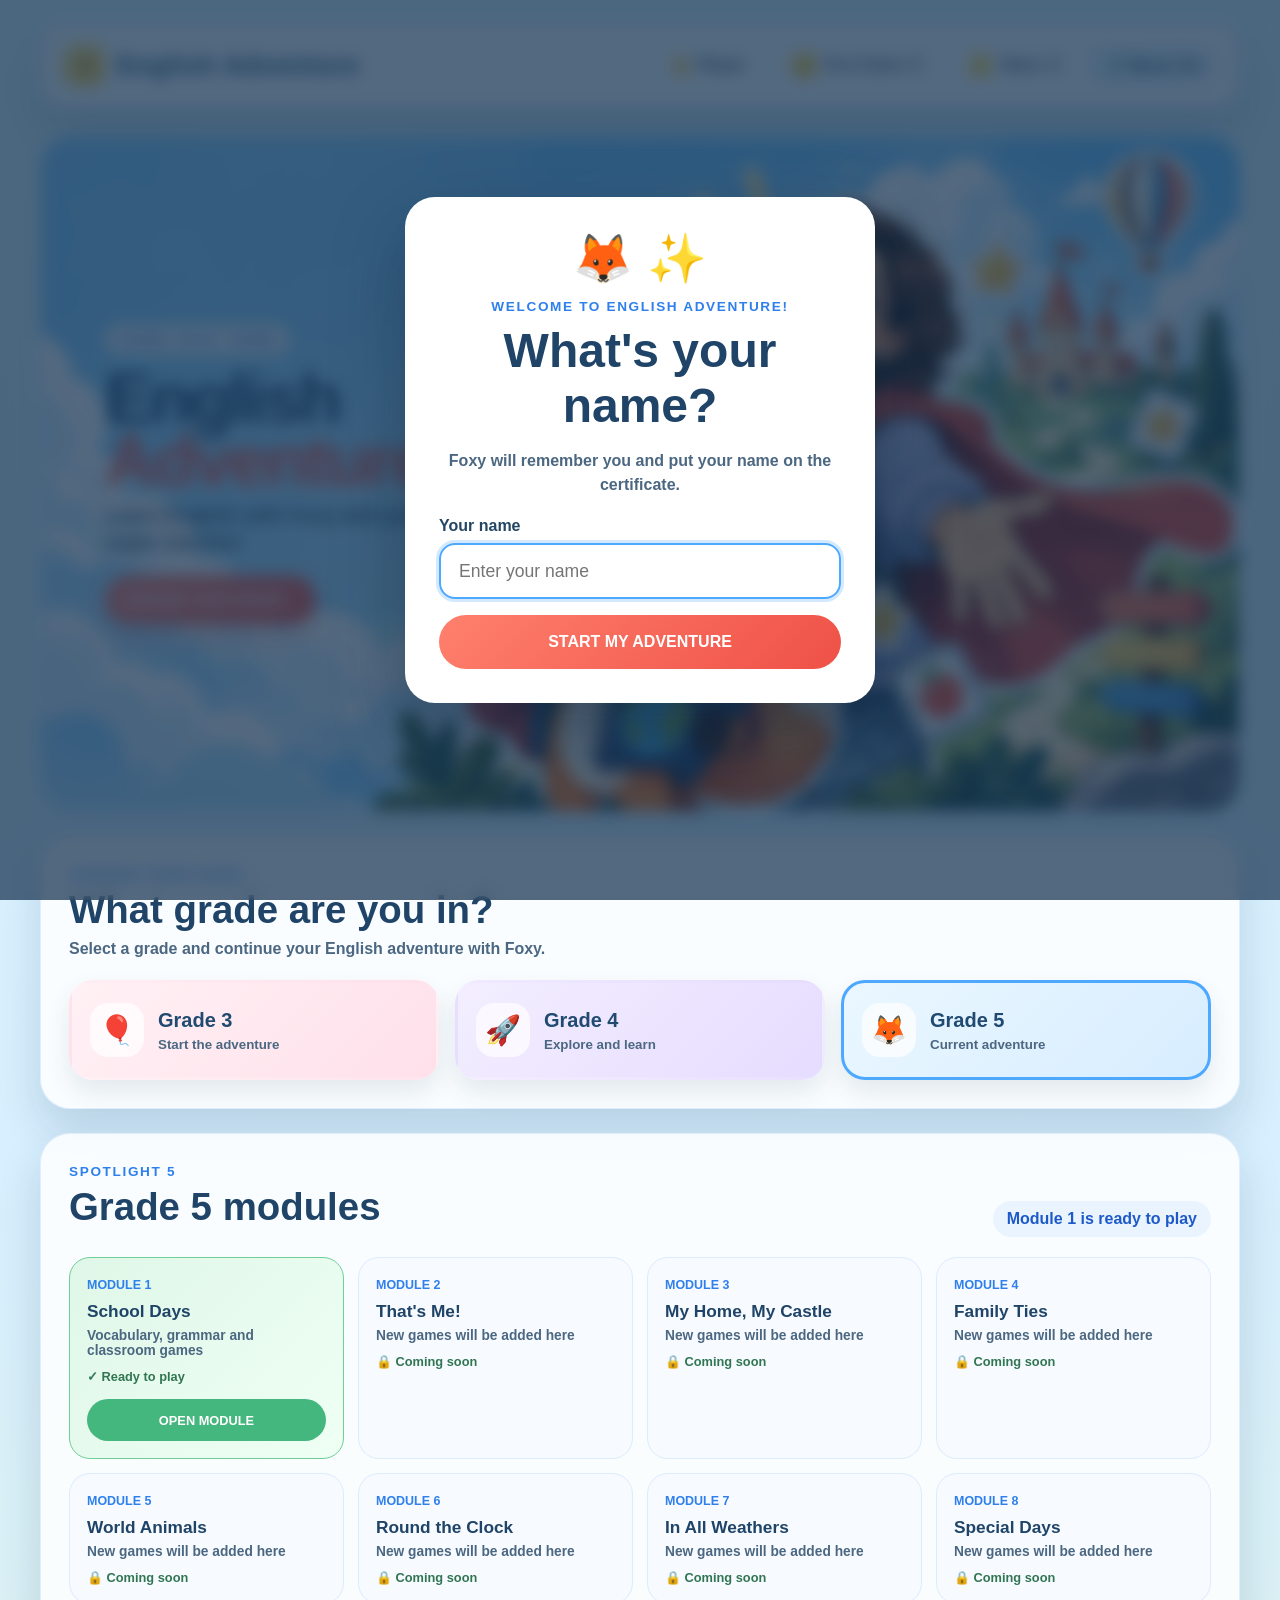
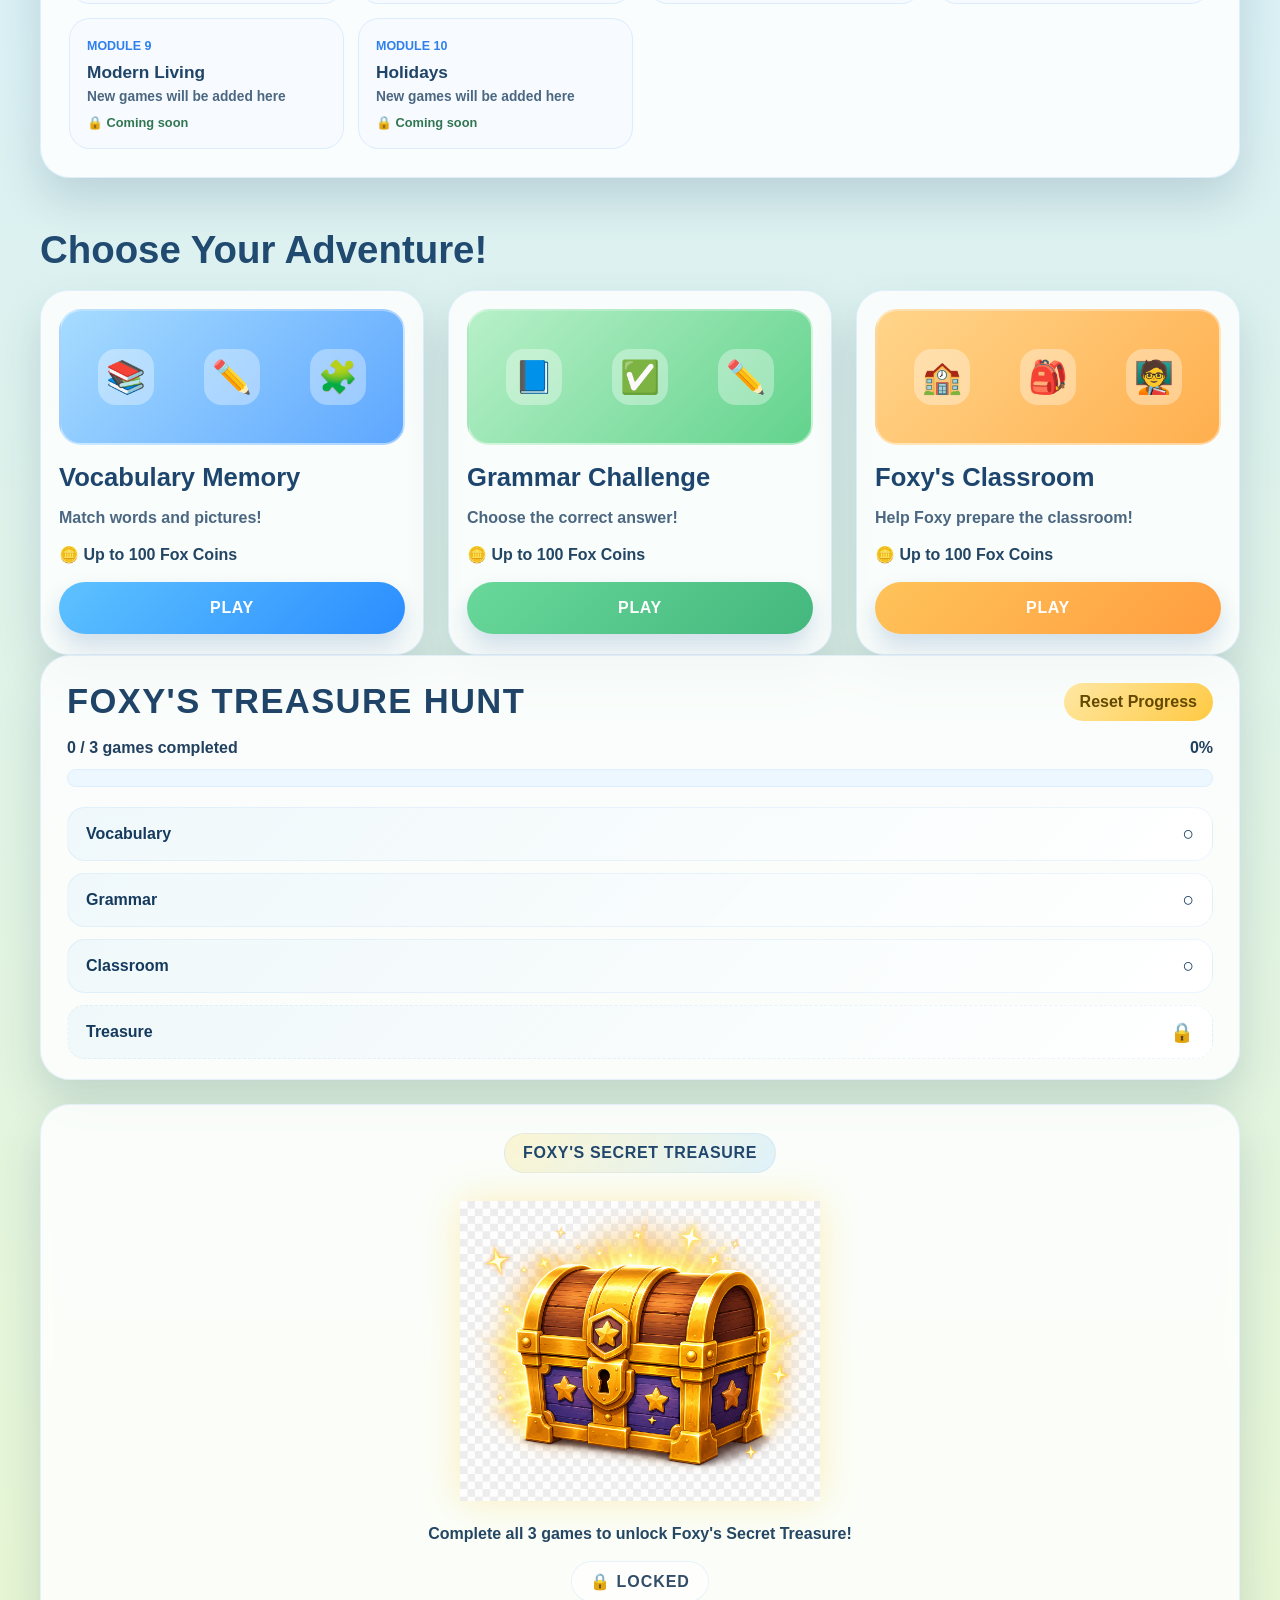
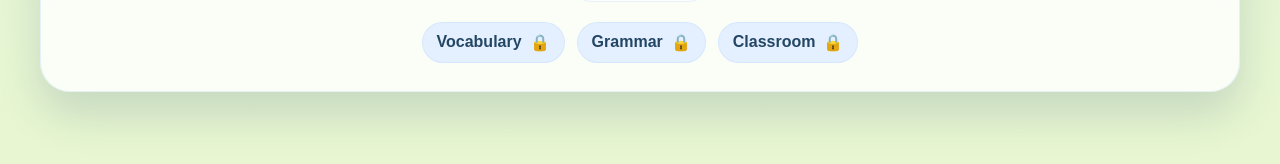
<file: index.html>
<!DOCTYPE html>
<html lang="en">
  <head>
    <meta charset="UTF-8" />
    <meta name="viewport" content="width=device-width, initial-scale=1.0" />
    <title>English Adventure</title>
    <link rel="icon" type="image/png" href="assets/images/dilyara-icon.png" />
    <link rel="stylesheet" href="styles.css" />
  </head>
  <body>
    <div class="page-shell">
      <header class="topbar">
        <div class="brand-block">
          <div class="brand-mark">✦</div>
          <div class="brand-copy">
            <strong>English Adventure</strong>
          </div>
        </div>

          <div class="stats-block">
          <button id="changeNameBtn" class="stat-pill name-pill" type="button">👋 <span id="playerNameLabel">Player</span></button>
          <div class="stat-pill">
            <span class="coin-icon">🪙</span>
            <span>Fox Coins: <strong id="coinCount">0</strong></span>
          </div>
          <div class="stat-pill">
            <span class="star-icon">⭐</span>
            <span>Stars: <strong id="starCount">0</strong></span>
          </div>
          <button id="musicToggle" class="stat-pill music-pill" type="button" aria-label="Music toggle">
            🎵 Music On
          </button>
        </div>
      </header>

      <main class="main-content">
        <section class="hero-banner" aria-label="English Adventure with Foxy">
          <div class="hero-image-frame hero-image-frame--branded">
            <img src="assets/images/teacher-adventure-hero.png" alt="English teacher and Foxy invite children on an English adventure" />
            <div class="hero-copy">
              <span class="hero-kicker">Learn • Play • Shine</span>
              <h1>English<br /><em>Adventure</em></h1>
              <p>Learn English with Foxy and your super teacher!</p>
              <a href="#gradeTitle" class="hero-action">CHOOSE YOUR GRADE ↓</a>
            </div>
          </div>
        </section>

        <section class="grade-picker" aria-labelledby="gradeTitle">
          <div class="grade-picker__intro">
            <span class="eyebrow">Choose your level</span>
            <h1 id="gradeTitle">What grade are you in?</h1>
            <p>Select a grade and continue your English adventure with Foxy.</p>
          </div>
          <div class="grade-tabs" role="tablist" aria-label="School grade">
            <button class="grade-tab grade-tab--pink" type="button" role="tab" data-grade="3" aria-selected="false"><span class="grade-tab__icon">🎈</span><span><strong>Grade 3</strong><small>Start the adventure</small></span></button>
            <button class="grade-tab grade-tab--purple" type="button" role="tab" data-grade="4" aria-selected="false"><span class="grade-tab__icon">🚀</span><span><strong>Grade 4</strong><small>Explore and learn</small></span></button>
            <button class="grade-tab grade-tab--blue is-active" type="button" role="tab" data-grade="5" aria-selected="true"><span class="grade-tab__icon">🦊</span><span><strong>Grade 5</strong><small>Current adventure</small></span></button>
          </div>
        </section>

        <section id="moduleExplorer" class="module-explorer" aria-live="polite">
          <div class="module-explorer__head">
            <div><span class="eyebrow" id="selectedGradeLabel">Spotlight 5</span><h2 id="moduleTitle">Grade 5 modules</h2></div>
            <span class="module-note" id="moduleNote">Module 1 is ready to play</span>
          </div>
          <div class="module-grid" id="moduleGrid"></div>
        </section>

        <div id="gradeFiveContent">
        <section id="games" class="game-picker">
          <div class="picker-header">
            <h2>Choose Your Adventure!</h2>
          </div>

          <div class="game-grid">
            <article class="game-card game-card--blue">
              <div class="card-illustration card-illustration--blue" aria-hidden="true">
                <span class="mini-icon">📚</span>
                <span class="mini-icon">✏️</span>
                <span class="mini-icon">🧩</span>
              </div>
              <h3>Vocabulary Memory</h3>
              <p>Match words and pictures!</p>
              <div class="reward-line">🪙 Up to 100 Fox Coins</div>
              <a href="games/memory/index.html" class="btn btn--play btn--blue">PLAY</a>
            </article>

            <article class="game-card game-card--green">
              <div class="card-illustration card-illustration--green" aria-hidden="true">
                <span class="mini-icon">📘</span>
                <span class="mini-icon">✅</span>
                <span class="mini-icon">✏️</span>
              </div>
              <h3>Grammar Challenge</h3>
              <p>Choose the correct answer!</p>
              <div class="reward-line">🪙 Up to 100 Fox Coins</div>
              <a href="games/grammar/index.html" class="btn btn--play btn--green">PLAY</a>
            </article>

            <article class="game-card game-card--orange">
              <div class="card-illustration card-illustration--orange" aria-hidden="true">
                <span class="mini-icon">🏫</span>
                <span class="mini-icon">🎒</span>
                <span class="mini-icon">🧑‍🏫</span>
              </div>
              <h3>Foxy's Classroom</h3>
              <p>Help Foxy prepare the classroom!</p>
              <div class="reward-line">🪙 Up to 100 Fox Coins</div>
              <a href="games/classroom/index.html" class="btn btn--play btn--orange">PLAY</a>
            </article>
          </div>
        </section>

        <section class="adventure-panel">
          <div class="panel-header">
            <h2>FOXY'S TREASURE HUNT</h2>
            <button id="resetProgressBtn" class="reset-btn" type="button">Reset Progress</button>
          </div>

          <div class="progress-head">
            <span id="progressText">0 / 3 games completed</span>
            <span id="progressPercent">0%</span>
          </div>

          <div class="progress-bar" aria-label="Progress bar">
            <div id="progressFill" class="progress-fill"></div>
          </div>

          <div class="quest-list">
            <div class="quest-item" data-game="memory">
              <span class="quest-name">Vocabulary</span>
              <span class="quest-status">○</span>
            </div>
            <div class="quest-item" data-game="grammar">
              <span class="quest-name">Grammar</span>
              <span class="quest-status">○</span>
            </div>
            <div class="quest-item" data-game="classroom">
              <span class="quest-name">Classroom</span>
              <span class="quest-status">○</span>
            </div>
            <div class="quest-item quest-item--treasure">
              <span class="quest-name">Treasure</span>
              <span class="quest-status">🔒</span>
            </div>
          </div>
        </section>

        <section id="treasure" class="treasure-panel">
          <div class="treasure-box">
            <div class="treasure-box__header">
              <span class="treasure-label">FOXY'S SECRET TREASURE</span>
            </div>

            <div class="treasure-chest-wrap">
              <img
                src="assets/images/treasure-chest.png"
                alt="Foxy's Secret Treasure"
                class="treasure-chest-image"
                id="treasureChest"
              />
            </div>

            <p id="treasureMessage">Complete all 3 games to unlock Foxy's Secret Treasure!</p>
            <div class="status-row">
              <span class="status-pill" id="treasureState">🔒 LOCKED</span>
            </div>

            <div class="treasure-indicators">
              <span class="indicator" data-game="memory">Vocabulary <strong>🔒</strong></span>
              <span class="indicator" data-game="grammar">Grammar <strong>🔒</strong></span>
              <span class="indicator" data-game="classroom">Classroom <strong>🔒</strong></span>
            </div>

            <button id="openSecretBtn" class="btn btn--gold hidden" type="button">OPEN TREASURE</button>
          </div>
        </section>
        </div>
      </main>
    </div>

    <div id="nameWelcome" class="name-welcome hidden" role="dialog" aria-modal="true" aria-labelledby="nameWelcomeTitle">
      <form id="nameForm" class="name-card">
        <div class="name-card__characters">🦊 ✨</div>
        <span class="eyebrow">Welcome to English Adventure!</span>
        <h2 id="nameWelcomeTitle">What's your name?</h2>
        <p>Foxy will remember you and put your name on the certificate.</p>
        <label for="playerNameInput">Your name</label>
        <input id="playerNameInput" name="playerName" type="text" maxlength="30" autocomplete="given-name" placeholder="Enter your name" required />
        <button type="submit">START MY ADVENTURE</button>
      </form>
    </div>

    <script src="main.js"></script>
  </body>
</html>
</file>
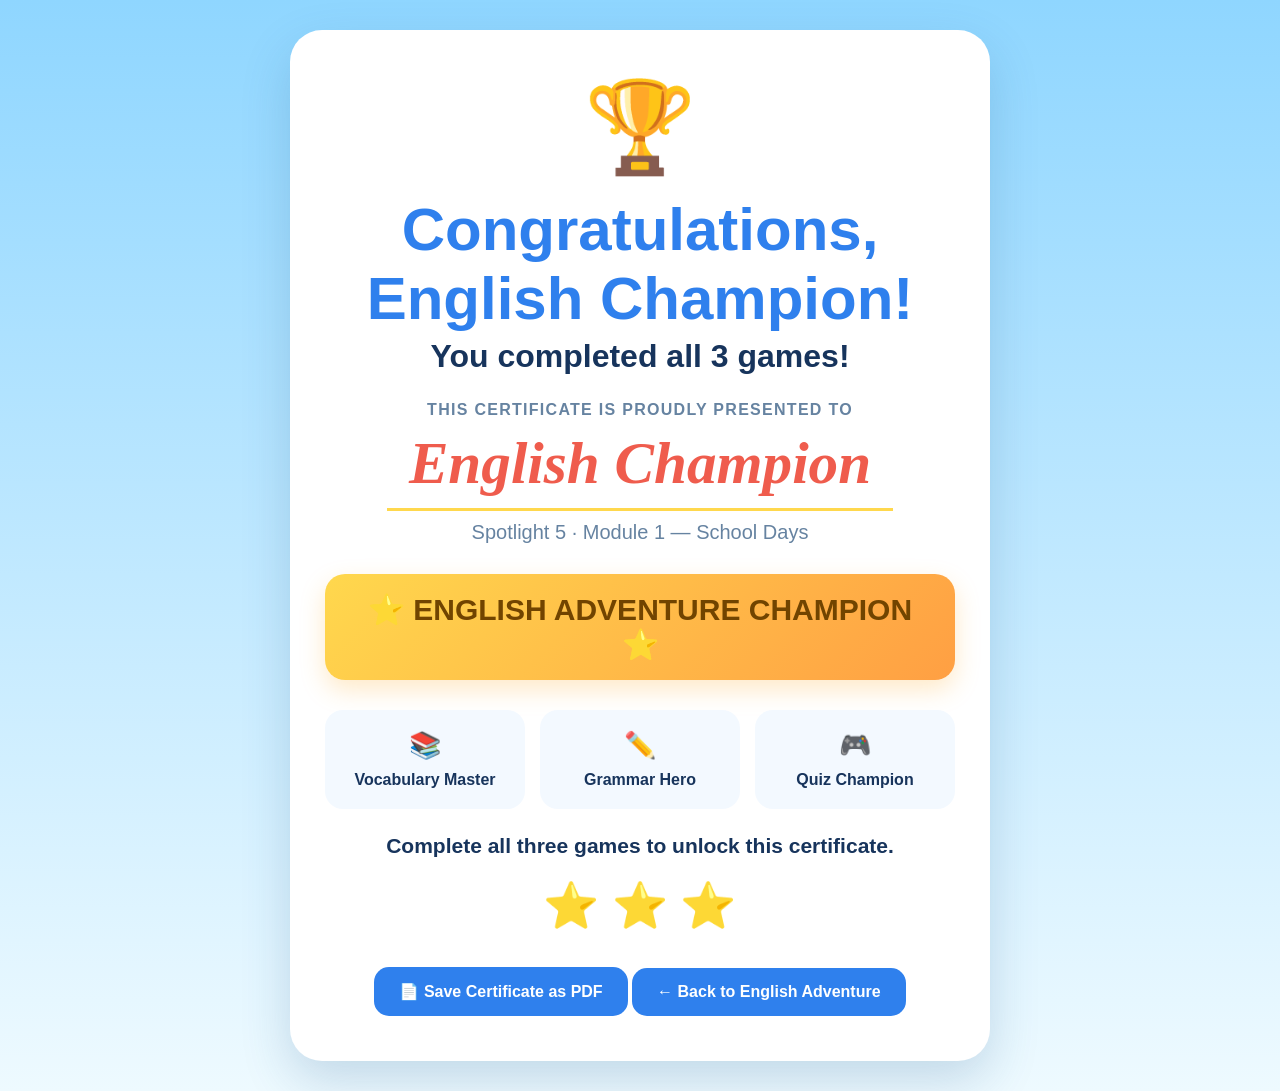
<file: reward/index.html>
<!DOCTYPE html>
<html lang="en">
<head>
  <meta charset="UTF-8">
  <meta name="viewport" content="width=device-width, initial-scale=1.0">

  <title>English Adventure Champion</title>

  <link rel="stylesheet" href="reward.css">
</head>

<body>

  <main class="reward-page">

    <div class="reward-card">

      <div class="trophy">🏆</div>

      <h1>Congratulations, <span id="certificateName">Champion</span>!</h1>

      <h2>You completed all 3 games!</h2>

      <p class="certificate-line">This certificate is proudly presented to</p>
      <div class="student-name" id="studentName">Champion</div>
      <p class="subtitle" id="certificateModule">Module 1 — School Days</p>

      <div class="champion-badge">
        ⭐ ENGLISH ADVENTURE CHAMPION ⭐
      </div>

      <div class="achievements">

        <div>
          📚
          <strong>Vocabulary Master</strong>
        </div>

        <div>
          ✏️
          <strong>Grammar Hero</strong>
        </div>

        <div>
          🎮
          <strong>Quiz Champion</strong>
        </div>

      </div>

      <p class="message">
        Amazing work! Foxy is proud of you!
      </p>

      <div class="stars">
        ⭐ ⭐ ⭐
      </div>
      <button id="printCertificateBtn" type="button" class="home-btn">📄 Save Certificate as PDF</button>

      <a href="../index.html" class="home-btn">
        ← Back to English Adventure
      </a>

    </div>

  </main>
  <script src="reward.js"></script>

</body>
</html>
</file>
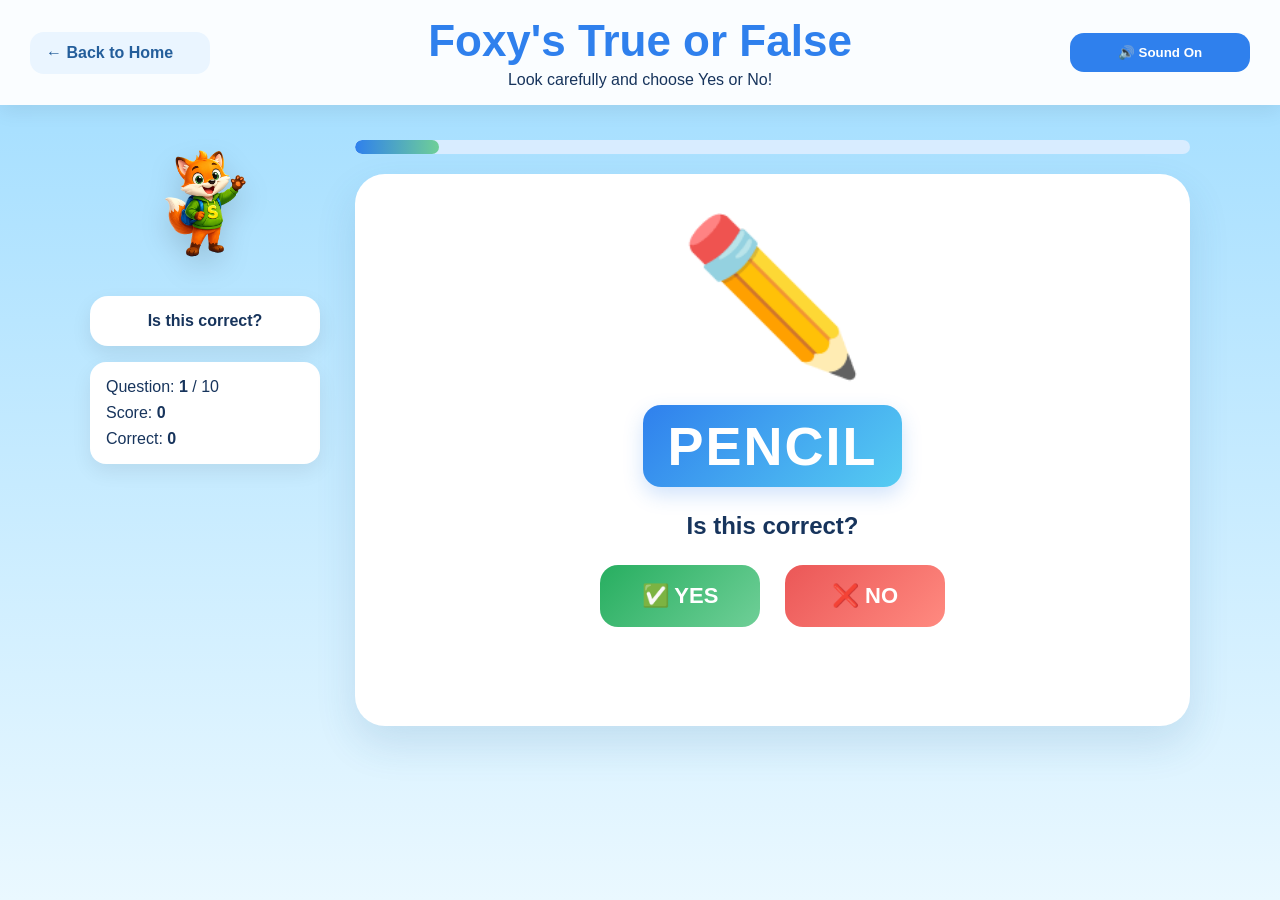
<file: games/classroom/index.html>
<!DOCTYPE html>
<html lang="en">
<head>
  <meta charset="UTF-8">
  <meta name="viewport" content="width=device-width, initial-scale=1.0">

  <title>Foxy's True or False | English Adventure</title>

  <link rel="stylesheet" href="style.css">
</head>

<body>

  <header class="topbar">
    <a href="../../index.html" class="back-btn">← Back to Home</a>

    <div class="title-block">
      <h1>Foxy's True or False</h1>
      <p>Look carefully and choose Yes or No!</p>
    </div>

    <button id="soundButton" class="sound-btn">
      🔊 Sound On
    </button>
  </header>

  <main class="game-layout">

    <aside class="foxy-panel">

      <img
        src="../../assets/images/foxy.png"
        alt="Foxy"
        class="foxy-image"
        id="foxyImage"
      >

      <div class="speech-bubble" id="speechBubble">
        Are you ready? Let's play!
      </div>

      <div class="stats">
        <div>
          Question:
          <strong id="questionNumber">1</strong> / 10
        </div>

        <div>
          Score:
          <strong id="score">0</strong>
        </div>

        <div>
          Correct:
          <strong id="correctCount">0</strong>
        </div>
      </div>

    </aside>


    <section class="quiz-area">

      <div class="progress">
        <div id="progressBar" class="progress-bar"></div>
      </div>

      <div class="question-card">

        <div class="object-icon" id="objectIcon">
          ✏️
        </div>

        <div class="word" id="word">
          PENCIL
        </div>

        <p class="question-text">
          Is this correct?
        </p>

        <div class="answer-buttons">

          <button
            id="yesButton"
            class="answer-btn yes-btn"
          >
            ✅ YES
          </button>

          <button
            id="noButton"
            class="answer-btn no-btn"
          >
            ❌ NO
          </button>

        </div>

        <div
          id="feedback"
          class="feedback"
        >
        </div>

      </div>

    </section>

  </main>


  <div
    id="resultModal"
    class="modal hidden"
  >

    <div class="modal-card">

      <div class="celebration">
        🎉 ⭐ 🎉
      </div>

      <h2>Well done!</h2>

      <p>
        You finished Foxy's True or False!
      </p>

      <div
        id="finalStars"
        class="stars"
      >
        ⭐⭐⭐
      </div>

      <div class="result-data">

        <p>
          Correct:
          <strong id="finalCorrect">0</strong> / 10
        </p>

        <p>
          Score:
          <strong id="finalScore">0</strong>
        </p>

        <p>
          Fox Coins:
          <strong id="coinsEarned">0</strong> 🪙
        </p>

      </div>

      <div class="modal-buttons">

        <button id="playAgainButton">
          PLAY AGAIN
        </button>

        <a href="../../index.html">
          BACK TO HOME
        </a>

      </div>

    </div>

  </div>


  <script src="script.js"></script>

</body>
</html>
</file>
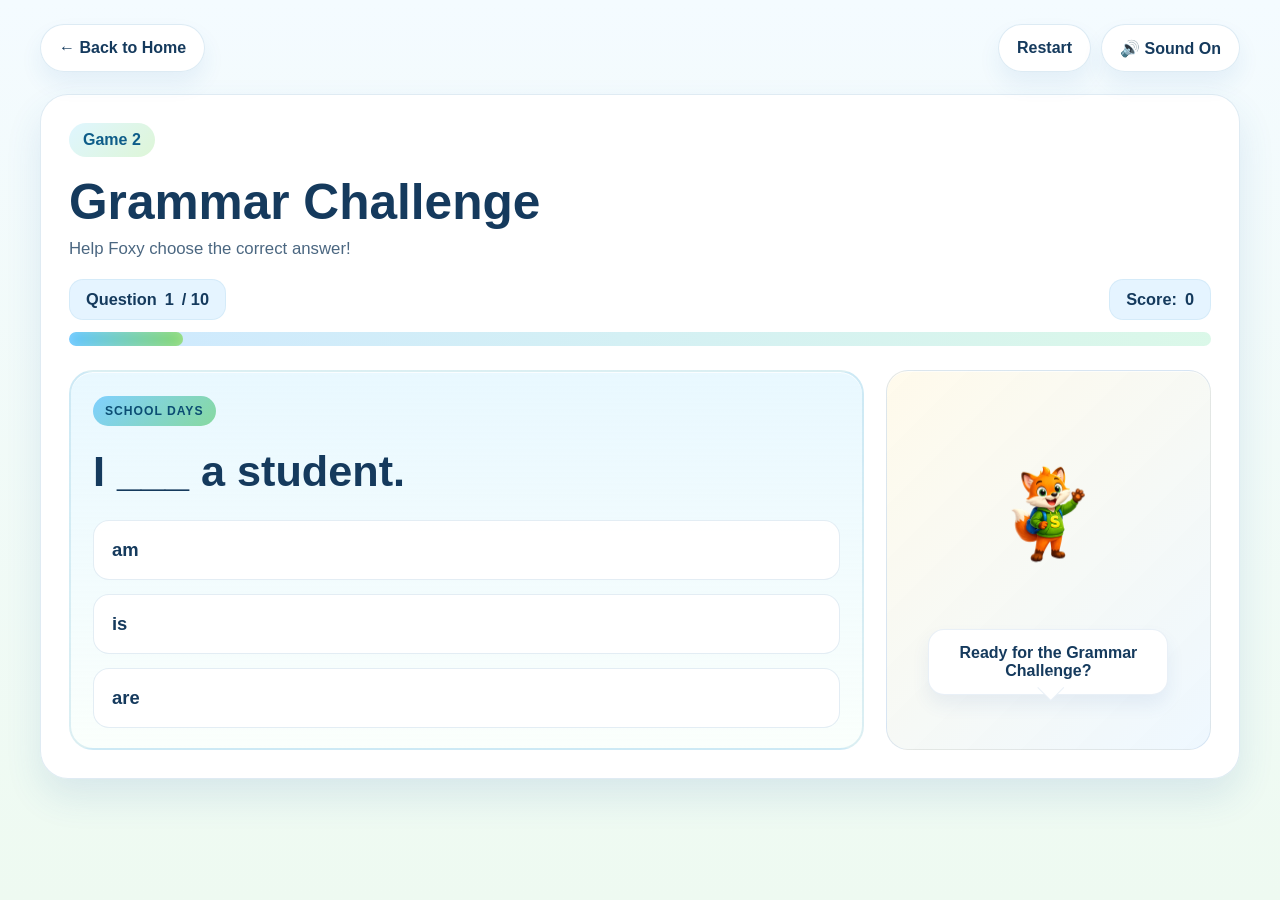
<file: games/grammar/index.html>
<!DOCTYPE html>
<html lang="en">
  <head>
    <meta charset="UTF-8" />
    <meta name="viewport" content="width=device-width, initial-scale=1.0" />
    <title>Grammar Challenge</title>
    <link rel="stylesheet" href="../../styles.css" />
    <link rel="stylesheet" href="style.css" />
  </head>
  <body class="game-page grammar-page">
    <div class="game-shell">
      <header class="game-header">
        <a href="../../index.html" class="back-link">← Back to Home</a>

        <div class="header-actions">
          <button class="restart-btn" id="restartBtn" type="button">Restart</button>
          <button class="sound-btn" id="soundToggleBtn" type="button" aria-label="Toggle sound">
            🔊 Sound On
          </button>
        </div>
      </header>

      <main class="game-panel">
        <div class="game-intro">
          <span class="game-badge">Game 2</span>
          <h1>Grammar Challenge</h1>
          <p>Help Foxy choose the correct answer!</p>
        </div>

        <div class="status-row">
          <div class="question-counter">Question <span id="questionNumber">1</span> / 10</div>
          <div class="score-display">Score: <strong id="scoreValue">0</strong></div>
        </div>

        <div class="progress-track" aria-label="Grammar progress bar">
          <div id="progressFill" class="progress-fill"></div>
        </div>

        <div class="game-area">
          <section class="question-panel">
            <div class="question-card">
              <div class="question-tag">School Days</div>
              <h2 id="questionText">I ___ a student.</h2>
              <div id="answerList" class="answer-list" aria-live="polite"></div>
              <button id="nextBtn" class="next-btn hidden" type="button">NEXT</button>
            </div>
          </section>

          <aside class="foxy-panel" aria-label="Foxy helper">
            <div class="foxy-card">
              <img src="../../assets/images/foxy.png" alt="Foxy" class="foxy-image" />
              <div class="speech-bubble" id="foxySpeech">Ready for the Grammar Challenge?</div>
            </div>
          </aside>
        </div>
      </main>
    </div>

    <div id="resultModal" class="modal hidden" aria-modal="true" role="dialog" aria-labelledby="resultTitle">
      <div class="modal-content">
        <div class="modal-badge" id="resultBadge">🎉 Well done!</div>
        <h2 id="resultTitle">Amazing! You passed the Grammar Challenge! 🎉</h2>

        <div class="result-grid">
          <div class="result-item">
            <span>Correct answers</span>
            <strong id="resultCorrect">0 / 10</strong>
          </div>
          <div class="result-item">
            <span>Score</span>
            <strong id="resultScore">0 / 100</strong>
          </div>
          <div class="result-item">
            <span>Stars</span>
            <strong id="resultStars">⭐⭐⭐</strong>
          </div>
          <div class="result-item">
            <span>Fox Coins earned</span>
            <strong id="resultCoins">0</strong>
          </div>
        </div>

        <div class="modal-actions">
          <button id="modalActionBtn" type="button" class="btn btn-primary">TRY AGAIN</button>
        </div>
      </div>
    </div>

    <script src="script.js"></script>
  </body>
</html>
</file>
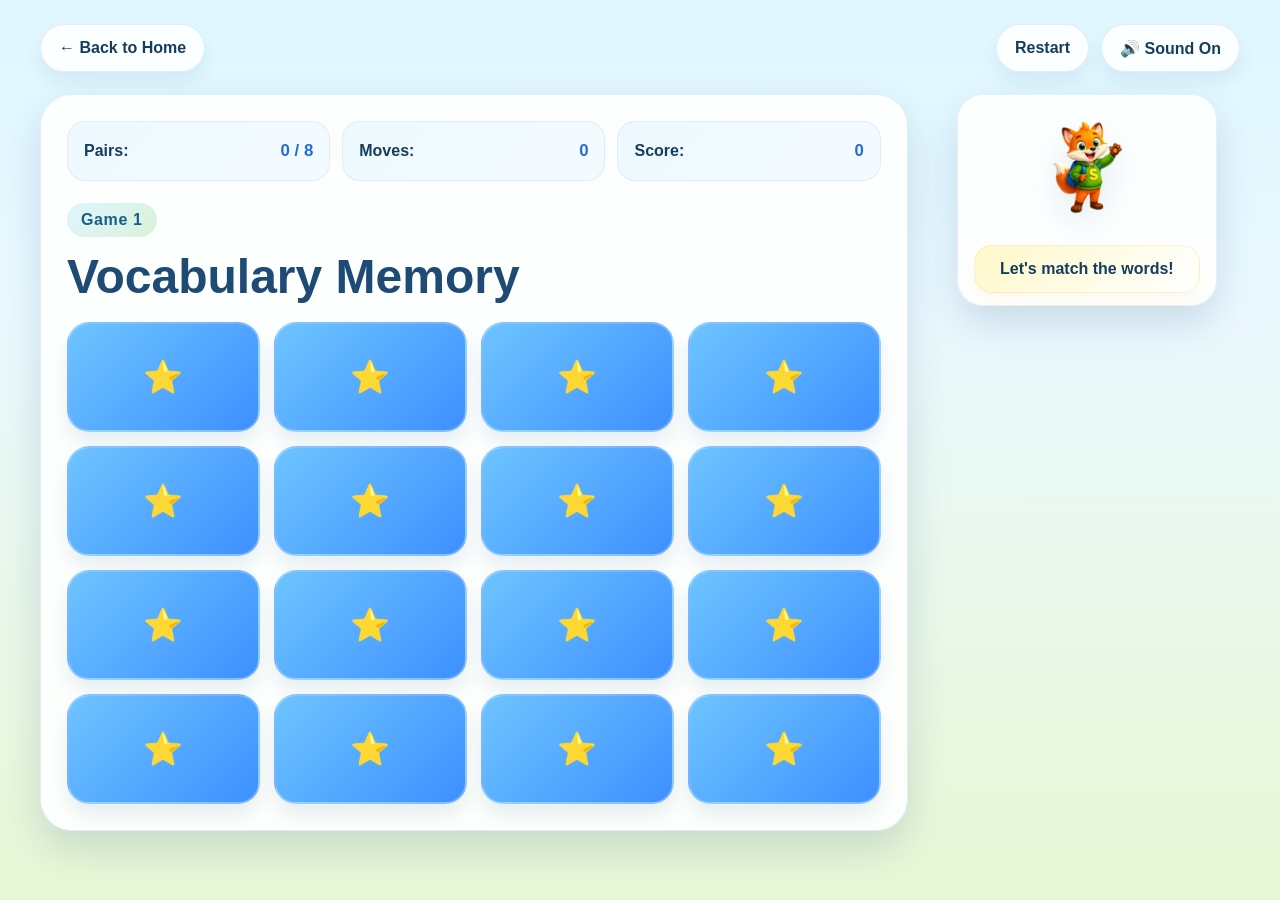
<file: games/memory/index.html>
<!DOCTYPE html>
<html lang="en">
  <head>
    <meta charset="UTF-8" />
    <meta name="viewport" content="width=device-width, initial-scale=1.0" />
    <title>Vocabulary Memory</title>
    <link rel="stylesheet" href="style.css" />
  </head>
  <body class="memory-page">
    <div class="memory-shell">
      <header class="memory-header">
        <a href="../../index.html" class="back-link">← Back to Home</a>

        <div class="header-actions">
          <button class="restart-btn" id="restartBtn" type="button">Restart</button>
          <button class="sound-btn" id="soundToggleBtn" type="button" aria-label="Toggle sound">🔊 Sound On</button>
        </div>
      </header>

      <main class="memory-layout">
        <section class="board-panel" aria-label="Vocabulary Memory game board">
          <div class="score-board" aria-live="polite">
            <div class="score-item">
              <span>Pairs:</span>
              <strong id="pairsCount">0 / 8</strong>
            </div>
            <div class="score-item">
              <span>Moves:</span>
              <strong id="movesCount">0</strong>
            </div>
            <div class="score-item">
              <span>Score:</span>
              <strong id="scoreCount">0</strong>
            </div>
          </div>

          <div class="board-header">
            <div class="game-badge">Game 1</div>
            <h1>Vocabulary Memory</h1>
          </div>

          <div id="gameBoard" class="game-board" aria-live="polite"></div>
        </section>

        <aside class="foxy-panel" aria-label="Foxy helper">
          <div class="foxy-card">
            <img src="../../assets/images/foxy.png" alt="Foxy" class="foxy-image" />
            <div class="speech-bubble" id="foxyMessage">Let's match the words!</div>
          </div>
        </aside>
      </main>
    </div>

    <div id="resultModal" class="modal hidden" aria-modal="true" role="dialog" aria-labelledby="modalTitle">
      <div class="modal-content">
        <div class="modal-badge">🎉 Well done!</div>
        <h2 id="modalTitle">You found all the pairs!</h2>

        <div class="result-grid">
          <div class="result-item">
            <span>Moves</span>
            <strong id="resultMoves">0</strong>
          </div>
          <div class="result-item">
            <span>Score</span>
            <strong id="resultScore">0</strong>
          </div>
          <div class="result-item">
            <span>Stars</span>
            <strong id="resultStars">0</strong>
          </div>
          <div class="result-item">
            <span>Fox Coins earned</span>
            <strong id="resultCoins">0</strong>
          </div>
        </div>

        <div class="modal-actions">
          <button type="button" id="playAgainBtn" class="btn btn-primary">PLAY AGAIN</button>
          <a href="../../index.html" class="btn btn-secondary">BACK TO HOME</a>
        </div>
      </div>
    </div>

    <script src="script.js"></script>
  </body>
</html>
</file>
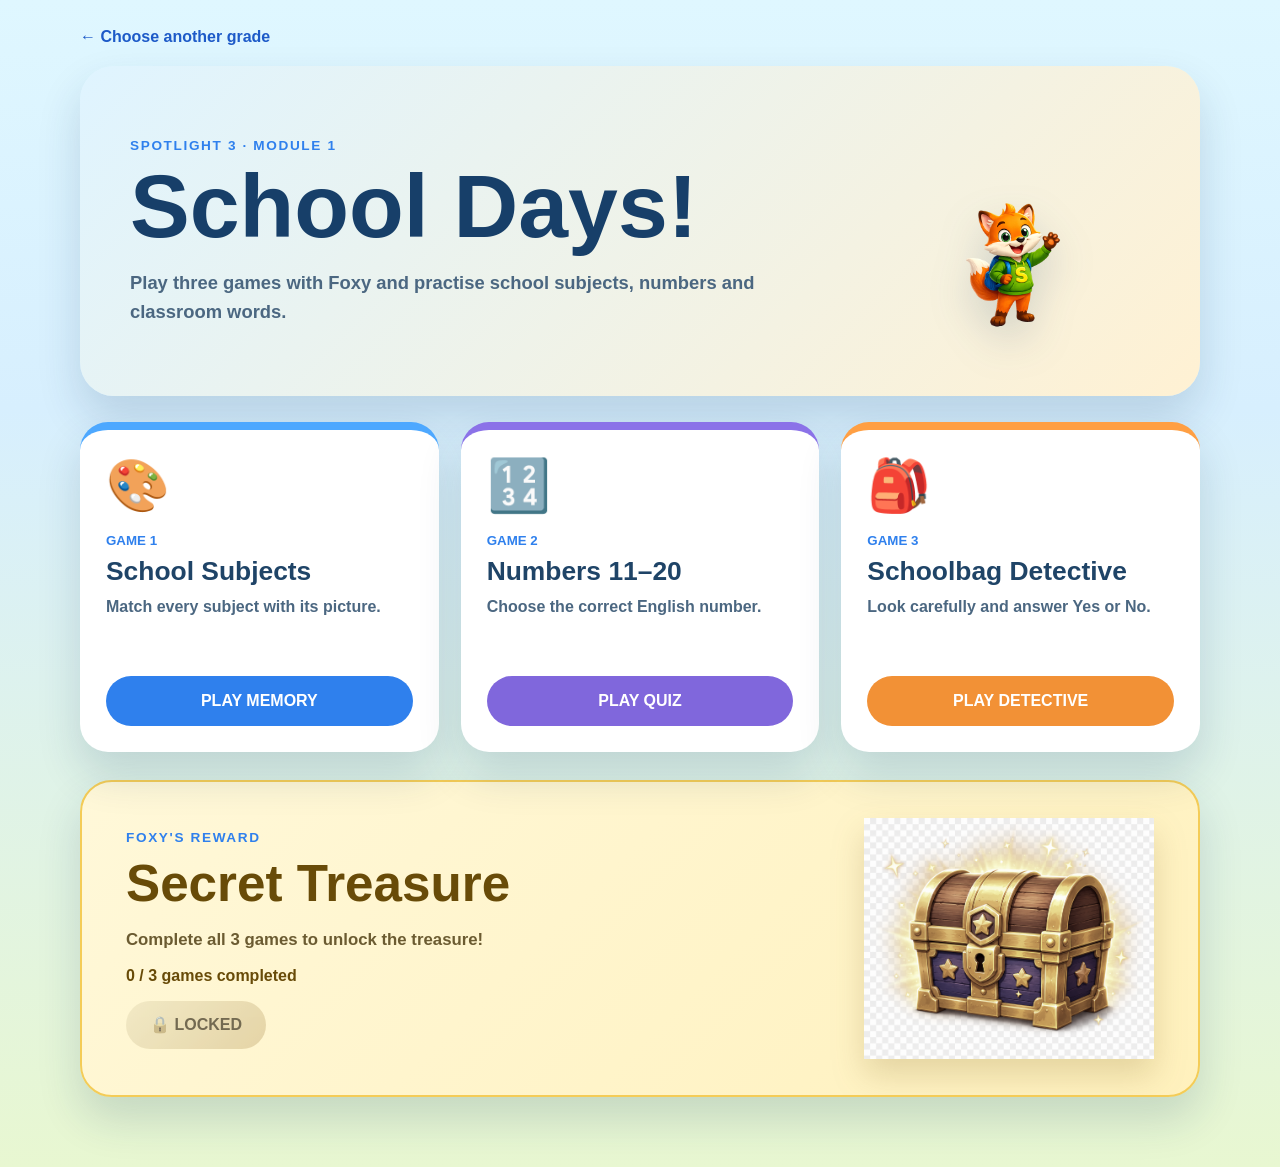
<file: grade3/module1/index.html>
<!DOCTYPE html>
<html lang="en">
<head>
  <meta charset="UTF-8" />
  <meta name="viewport" content="width=device-width, initial-scale=1.0" />
  <title>Grade 3 · Module 1 | English Adventure</title>
  <link rel="stylesheet" href="../../styles.css" />
  <link rel="stylesheet" href="module.css" />
</head>
<body>
  <main class="module-page">
    <a class="module-back" href="../../index.html">← Choose another grade</a>
    <section class="module-hero">
      <div>
        <span class="module-label">Spotlight 3 · Module 1</span>
        <h1>School Days!</h1>
        <p>Play three games with Foxy and practise school subjects, numbers and classroom words.</p>
      </div>
      <img src="../../assets/images/foxy.png" alt="Foxy" />
    </section>
    <section class="module-games" aria-label="Module 1 games">
      <article class="module-game module-game--blue"><span class="module-game__icon">🎨</span><small>Game 1</small><h2>School Subjects</h2><p>Match every subject with its picture.</p><a href="memory/index.html">PLAY MEMORY</a></article>
      <article class="module-game module-game--purple"><span class="module-game__icon">🔢</span><small>Game 2</small><h2>Numbers 11–20</h2><p>Choose the correct English number.</p><a href="grammar/index.html">PLAY QUIZ</a></article>
      <article class="module-game module-game--orange"><span class="module-game__icon">🎒</span><small>Game 3</small><h2>Schoolbag Detective</h2><p>Look carefully and answer Yes or No.</p><a href="classroom/index.html">PLAY DETECTIVE</a></article>
    </section>
    <section class="module-treasure" aria-labelledby="treasureTitle">
      <div>
        <span class="module-label">Foxy's reward</span>
        <h2 id="treasureTitle">Secret Treasure</h2>
        <p id="grade3TreasureMessage">Complete all 3 games to unlock the treasure!</p>
        <div class="treasure-progress" id="grade3TreasureProgress">0 / 3 games completed</div>
        <a id="grade3TreasureButton" class="treasure-button is-locked" href="../../reward/index.html?grade=3" aria-disabled="true">🔒 LOCKED</a>
      </div>
      <img id="grade3TreasureChest" src="../../assets/images/treasure-chest.png" alt="Foxy's secret treasure chest" />
    </section>
  </main>
  <script src="module.js"></script>
</body>
</html>
</file>
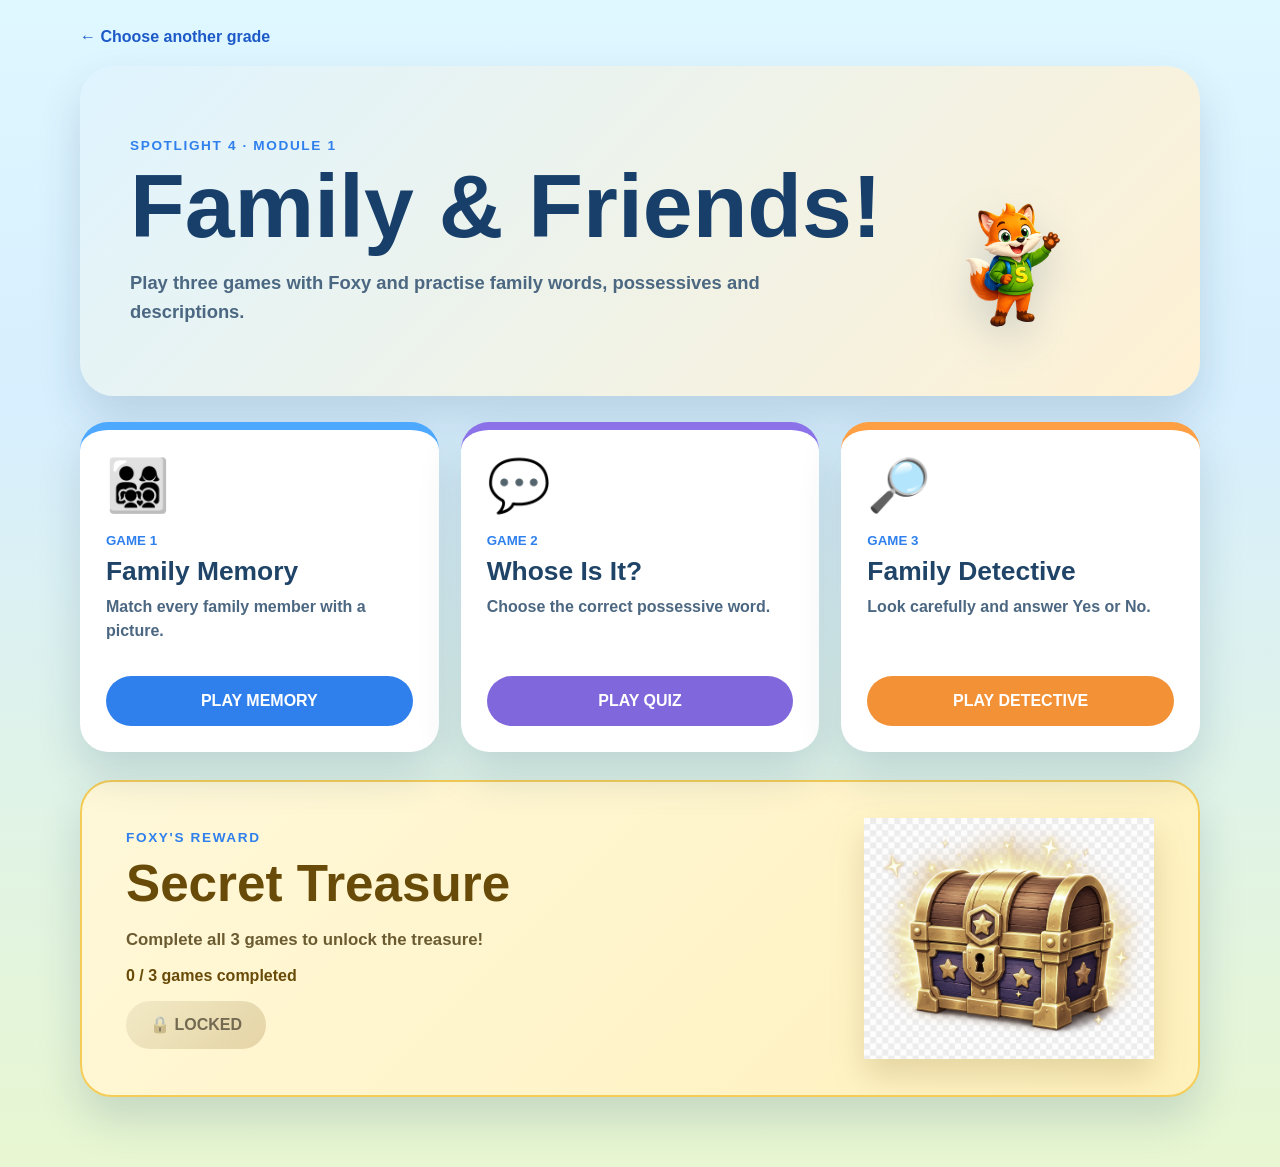
<file: grade4/module1/index.html>
<!DOCTYPE html>
<html lang="en">
<head>
  <meta charset="UTF-8" />
  <meta name="viewport" content="width=device-width, initial-scale=1.0" />
  <title>Grade 4 · Module 1 | English Adventure</title>
  <link rel="stylesheet" href="../../styles.css" />
  <link rel="stylesheet" href="module.css" />
</head>
<body>
  <main class="module-page">
    <a class="module-back" href="../../index.html">← Choose another grade</a>
    <section class="module-hero">
      <div>
        <span class="module-label">Spotlight 4 · Module 1</span>
        <h1>Family &amp; Friends!</h1>
        <p>Play three games with Foxy and practise family words, possessives and descriptions.</p>
      </div>
      <img src="../../assets/images/foxy.png" alt="Foxy" />
    </section>
    <section class="module-games" aria-label="Module 1 games">
      <article class="module-game module-game--blue"><span class="module-game__icon">👨‍👩‍👧‍👦</span><small>Game 1</small><h2>Family Memory</h2><p>Match every family member with a picture.</p><a href="memory/index.html">PLAY MEMORY</a></article>
      <article class="module-game module-game--purple"><span class="module-game__icon">💬</span><small>Game 2</small><h2>Whose Is It?</h2><p>Choose the correct possessive word.</p><a href="grammar/index.html">PLAY QUIZ</a></article>
      <article class="module-game module-game--orange"><span class="module-game__icon">🔎</span><small>Game 3</small><h2>Family Detective</h2><p>Look carefully and answer Yes or No.</p><a href="classroom/index.html">PLAY DETECTIVE</a></article>
    </section>
    <section class="module-treasure" aria-labelledby="treasureTitle">
      <div>
        <span class="module-label">Foxy's reward</span>
        <h2 id="treasureTitle">Secret Treasure</h2>
        <p id="grade3TreasureMessage">Complete all 3 games to unlock the treasure!</p>
        <div class="treasure-progress" id="grade3TreasureProgress">0 / 3 games completed</div>
        <a id="grade3TreasureButton" class="treasure-button is-locked" href="../../reward/index.html?grade=4" aria-disabled="true">🔒 LOCKED</a>
      </div>
      <img id="grade3TreasureChest" src="../../assets/images/treasure-chest.png" alt="Foxy's secret treasure chest" />
    </section>
  </main>
  <script src="module.js"></script>
</body>
</html>
</file>
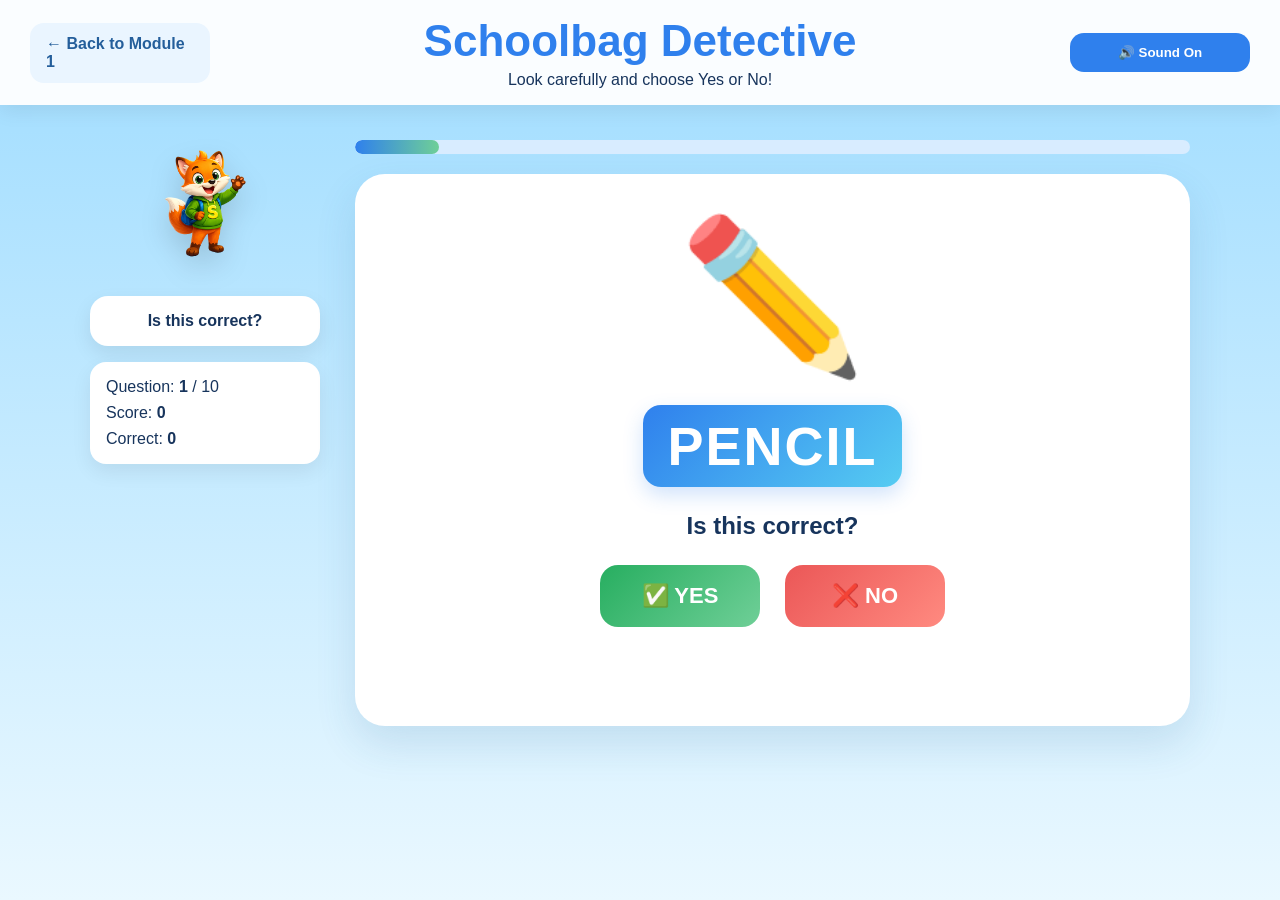
<file: grade3/module1/classroom/index.html>
<!DOCTYPE html>
<html lang="en">
<head>
  <meta charset="UTF-8">
  <meta name="viewport" content="width=device-width, initial-scale=1.0">

  <title>Schoolbag Detective | Grade 3</title>

  <link rel="stylesheet" href="style.css">
</head>

<body>

  <header class="topbar">
    <a href="../index.html" class="back-btn">← Back to Module 1</a>

    <div class="title-block">
      <h1>Schoolbag Detective</h1>
      <p>Look carefully and choose Yes or No!</p>
    </div>

    <button id="soundButton" class="sound-btn">
      🔊 Sound On
    </button>
  </header>

  <main class="game-layout">

    <aside class="foxy-panel">

      <img
        src="../../../assets/images/foxy.png"
        alt="Foxy"
        class="foxy-image"
        id="foxyImage"
      >

      <div class="speech-bubble" id="speechBubble">
        Are you ready? Let's play!
      </div>

      <div class="stats">
        <div>
          Question:
          <strong id="questionNumber">1</strong> / 10
        </div>

        <div>
          Score:
          <strong id="score">0</strong>
        </div>

        <div>
          Correct:
          <strong id="correctCount">0</strong>
        </div>
      </div>

    </aside>


    <section class="quiz-area">

      <div class="progress">
        <div id="progressBar" class="progress-bar"></div>
      </div>

      <div class="question-card">

        <div class="object-icon" id="objectIcon">
          ✏️
        </div>

        <div class="word" id="word">
          PENCIL
        </div>

        <p class="question-text">
          Is this correct?
        </p>

        <div class="answer-buttons">

          <button
            id="yesButton"
            class="answer-btn yes-btn"
          >
            ✅ YES
          </button>

          <button
            id="noButton"
            class="answer-btn no-btn"
          >
            ❌ NO
          </button>

        </div>

        <div
          id="feedback"
          class="feedback"
        >
        </div>

      </div>

    </section>

  </main>


  <div
    id="resultModal"
    class="modal hidden"
  >

    <div class="modal-card">

      <div class="celebration">
        🎉 ⭐ 🎉
      </div>

      <h2>Well done!</h2>

      <p>
        You finished Schoolbag Detective!
      </p>

      <div
        id="finalStars"
        class="stars"
      >
        ⭐⭐⭐
      </div>

      <div class="result-data">

        <p>
          Correct:
          <strong id="finalCorrect">0</strong> / 10
        </p>

        <p>
          Score:
          <strong id="finalScore">0</strong>
        </p>

        <p>
          Fox Coins:
          <strong id="coinsEarned">0</strong> 🪙
        </p>

      </div>

      <div class="modal-buttons">

        <button id="playAgainButton">
          PLAY AGAIN
        </button>

        <a href="../index.html">
          BACK TO MODULE
        </a>

      </div>

    </div>

  </div>


  <script src="script.js"></script>

</body>
</html>
</file>
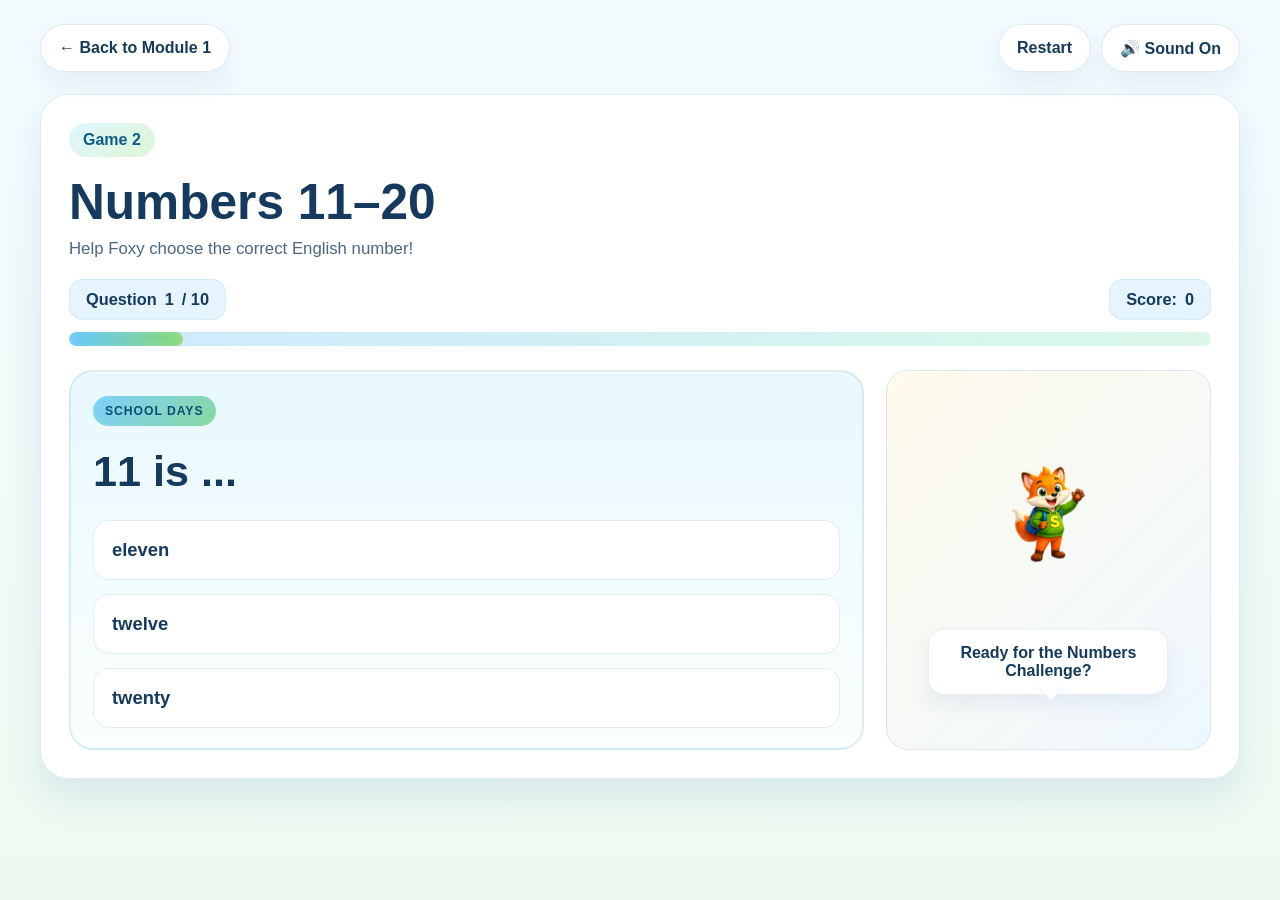
<file: grade3/module1/grammar/index.html>
<!DOCTYPE html>
<html lang="en">
  <head>
    <meta charset="UTF-8" />
    <meta name="viewport" content="width=device-width, initial-scale=1.0" />
    <title>Numbers 11–20 | Grade 3</title>
    <link rel="stylesheet" href="../../../styles.css" />
    <link rel="stylesheet" href="style.css" />
  </head>
  <body class="game-page grammar-page">
    <div class="game-shell">
      <header class="game-header">
        <a href="../index.html" class="back-link">← Back to Module 1</a>

        <div class="header-actions">
          <button class="restart-btn" id="restartBtn" type="button">Restart</button>
          <button class="sound-btn" id="soundToggleBtn" type="button" aria-label="Toggle sound">
            🔊 Sound On
          </button>
        </div>
      </header>

      <main class="game-panel">
        <div class="game-intro">
          <span class="game-badge">Game 2</span>
          <h1>Numbers 11–20</h1>
          <p>Help Foxy choose the correct English number!</p>
        </div>

        <div class="status-row">
          <div class="question-counter">Question <span id="questionNumber">1</span> / 10</div>
          <div class="score-display">Score: <strong id="scoreValue">0</strong></div>
        </div>

        <div class="progress-track" aria-label="Grammar progress bar">
          <div id="progressFill" class="progress-fill"></div>
        </div>

        <div class="game-area">
          <section class="question-panel">
            <div class="question-card">
              <div class="question-tag">School Days</div>
              <h2 id="questionText">11 is ...</h2>
              <div id="answerList" class="answer-list" aria-live="polite"></div>
              <button id="nextBtn" class="next-btn hidden" type="button">NEXT</button>
            </div>
          </section>

          <aside class="foxy-panel" aria-label="Foxy helper">
            <div class="foxy-card">
              <img src="../../../assets/images/foxy.png" alt="Foxy" class="foxy-image" />
              <div class="speech-bubble" id="foxySpeech">Ready for the Numbers Challenge?</div>
            </div>
          </aside>
        </div>
      </main>
    </div>

    <div id="resultModal" class="modal hidden" aria-modal="true" role="dialog" aria-labelledby="resultTitle">
      <div class="modal-content">
        <div class="modal-badge" id="resultBadge">🎉 Well done!</div>
        <h2 id="resultTitle">Amazing! You passed the Grammar Challenge! 🎉</h2>

        <div class="result-grid">
          <div class="result-item">
            <span>Correct answers</span>
            <strong id="resultCorrect">0 / 10</strong>
          </div>
          <div class="result-item">
            <span>Score</span>
            <strong id="resultScore">0 / 100</strong>
          </div>
          <div class="result-item">
            <span>Stars</span>
            <strong id="resultStars">⭐⭐⭐</strong>
          </div>
          <div class="result-item">
            <span>Fox Coins earned</span>
            <strong id="resultCoins">0</strong>
          </div>
        </div>

        <div class="modal-actions">
          <button id="modalActionBtn" type="button" class="btn btn-primary">TRY AGAIN</button>
          <a href="../index.html" class="btn btn-secondary">BACK TO MODULE</a>
        </div>
      </div>
    </div>

    <script src="script.js"></script>
  </body>
</html>
</file>
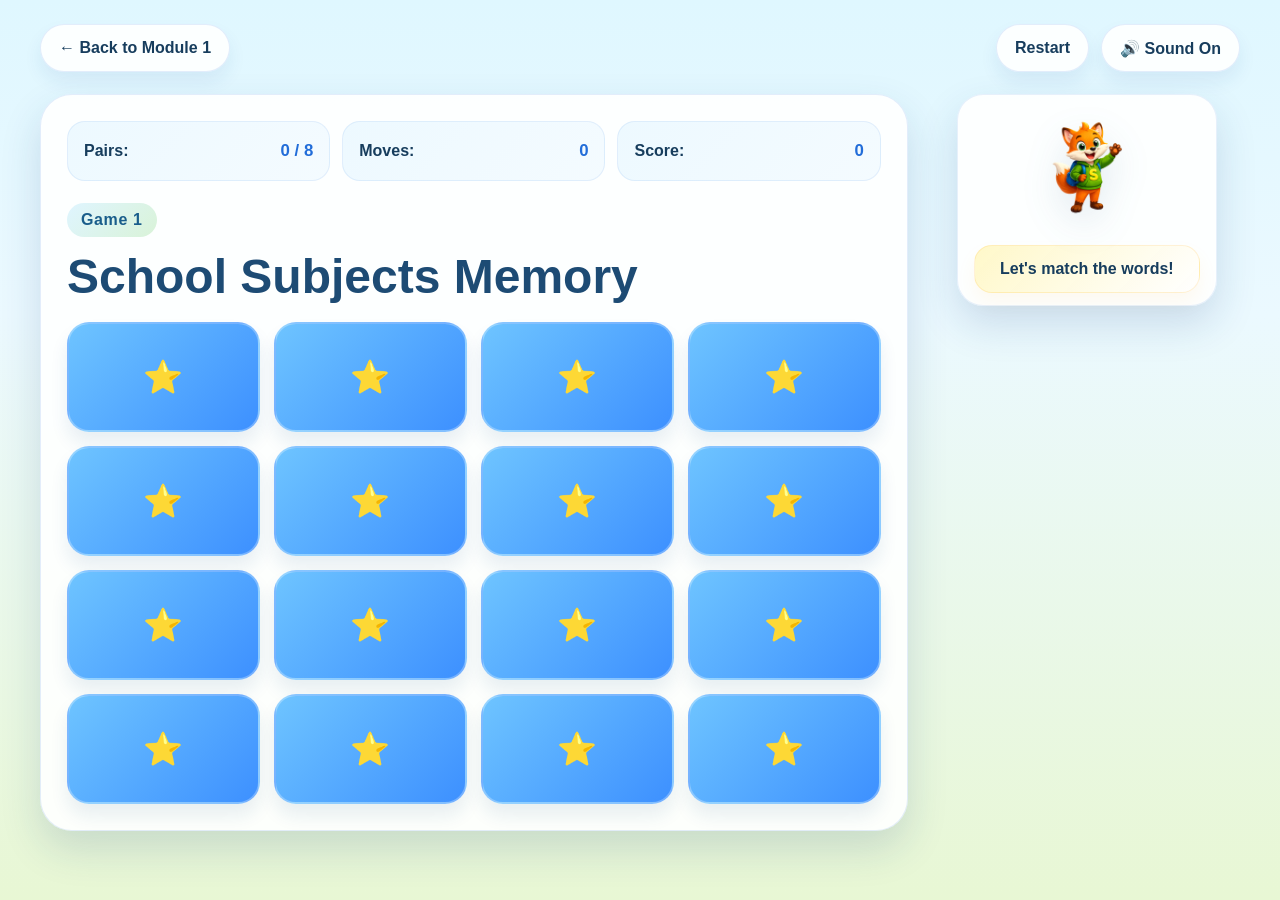
<file: grade3/module1/memory/index.html>
<!DOCTYPE html>
<html lang="en">
  <head>
    <meta charset="UTF-8" />
    <meta name="viewport" content="width=device-width, initial-scale=1.0" />
    <title>School Subjects Memory | Grade 3</title>
    <link rel="stylesheet" href="style.css" />
  </head>
  <body class="memory-page">
    <div class="memory-shell">
      <header class="memory-header">
        <a href="../index.html" class="back-link">← Back to Module 1</a>

        <div class="header-actions">
          <button class="restart-btn" id="restartBtn" type="button">Restart</button>
          <button class="sound-btn" id="soundToggleBtn" type="button" aria-label="Toggle sound">🔊 Sound On</button>
        </div>
      </header>

      <main class="memory-layout">
        <section class="board-panel" aria-label="Vocabulary Memory game board">
          <div class="score-board" aria-live="polite">
            <div class="score-item">
              <span>Pairs:</span>
              <strong id="pairsCount">0 / 8</strong>
            </div>
            <div class="score-item">
              <span>Moves:</span>
              <strong id="movesCount">0</strong>
            </div>
            <div class="score-item">
              <span>Score:</span>
              <strong id="scoreCount">0</strong>
            </div>
          </div>

          <div class="board-header">
            <div class="game-badge">Game 1</div>
            <h1>School Subjects Memory</h1>
          </div>

          <div id="gameBoard" class="game-board" aria-live="polite"></div>
        </section>

        <aside class="foxy-panel" aria-label="Foxy helper">
          <div class="foxy-card">
            <img src="../../../assets/images/foxy.png" alt="Foxy" class="foxy-image" />
            <div class="speech-bubble" id="foxyMessage">Let's match the school subjects!</div>
          </div>
        </aside>
      </main>
    </div>

    <div id="resultModal" class="modal hidden" aria-modal="true" role="dialog" aria-labelledby="modalTitle">
      <div class="modal-content">
        <div class="modal-badge">🎉 Well done!</div>
        <h2 id="modalTitle">You found all the pairs!</h2>

        <div class="result-grid">
          <div class="result-item">
            <span>Moves</span>
            <strong id="resultMoves">0</strong>
          </div>
          <div class="result-item">
            <span>Score</span>
            <strong id="resultScore">0</strong>
          </div>
          <div class="result-item">
            <span>Stars</span>
            <strong id="resultStars">0</strong>
          </div>
          <div class="result-item">
            <span>Fox Coins earned</span>
            <strong id="resultCoins">0</strong>
          </div>
        </div>

        <div class="modal-actions">
          <button type="button" id="playAgainBtn" class="btn btn-primary">PLAY AGAIN</button>
          <a href="../index.html" class="btn btn-secondary">BACK TO MODULE</a>
        </div>
      </div>
    </div>

    <script src="script.js"></script>
  </body>
</html>
</file>
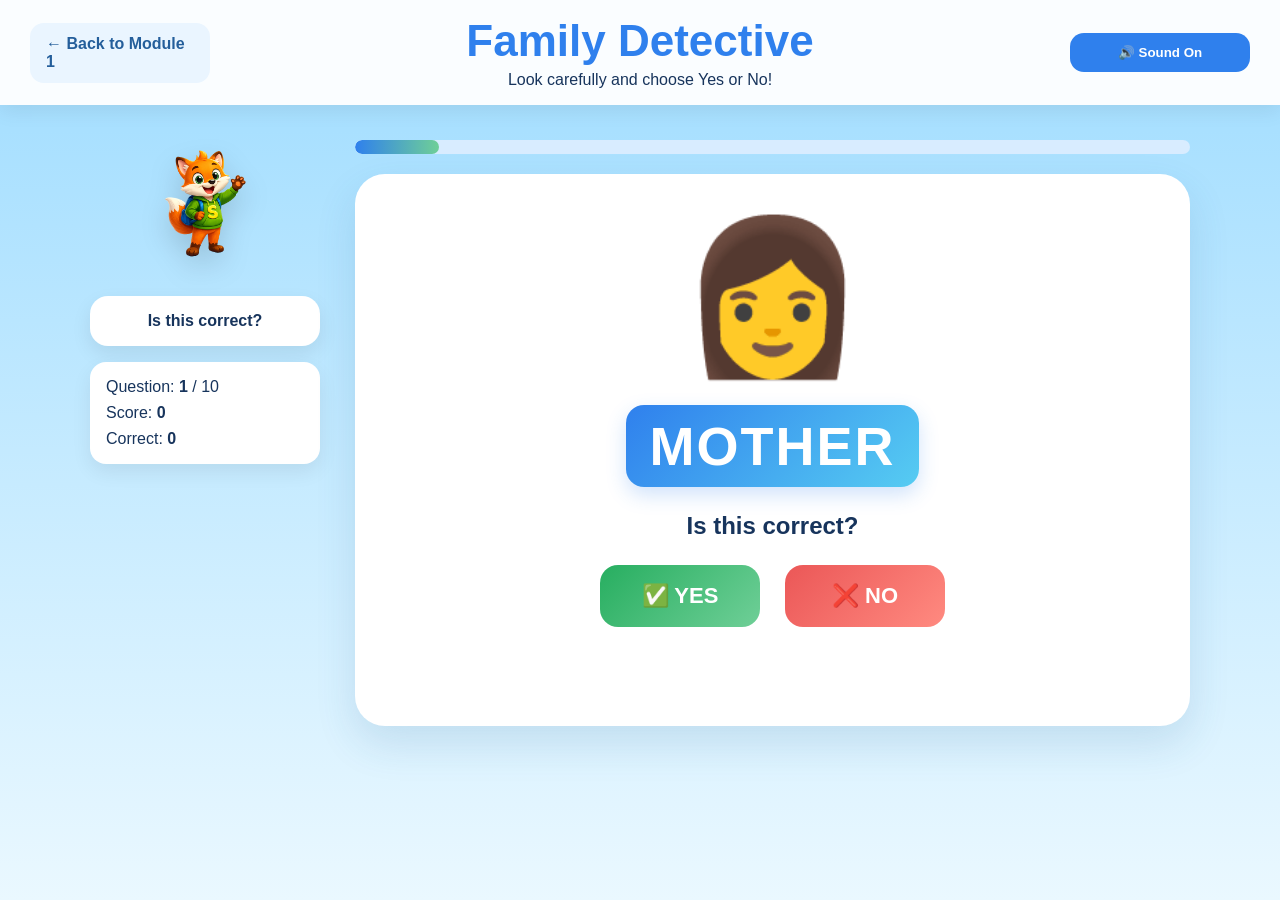
<file: grade4/module1/classroom/index.html>
<!DOCTYPE html>
<html lang="en">
<head>
  <meta charset="UTF-8">
  <meta name="viewport" content="width=device-width, initial-scale=1.0">

  <title>Family Detective | Grade 4</title>

  <link rel="stylesheet" href="style.css">
</head>

<body>

  <header class="topbar">
    <a href="../index.html" class="back-btn">← Back to Module 1</a>

    <div class="title-block">
      <h1>Family Detective</h1>
      <p>Look carefully and choose Yes or No!</p>
    </div>

    <button id="soundButton" class="sound-btn">
      🔊 Sound On
    </button>
  </header>

  <main class="game-layout">

    <aside class="foxy-panel">

      <img
        src="../../../assets/images/foxy.png"
        alt="Foxy"
        class="foxy-image"
        id="foxyImage"
      >

      <div class="speech-bubble" id="speechBubble">
        Are you ready? Let's play!
      </div>

      <div class="stats">
        <div>
          Question:
          <strong id="questionNumber">1</strong> / 10
        </div>

        <div>
          Score:
          <strong id="score">0</strong>
        </div>

        <div>
          Correct:
          <strong id="correctCount">0</strong>
        </div>
      </div>

    </aside>


    <section class="quiz-area">

      <div class="progress">
        <div id="progressBar" class="progress-bar"></div>
      </div>

      <div class="question-card">

        <div class="object-icon" id="objectIcon">
          ✏️
        </div>

        <div class="word" id="word">
          PENCIL
        </div>

        <p class="question-text">
          Is this correct?
        </p>

        <div class="answer-buttons">

          <button
            id="yesButton"
            class="answer-btn yes-btn"
          >
            ✅ YES
          </button>

          <button
            id="noButton"
            class="answer-btn no-btn"
          >
            ❌ NO
          </button>

        </div>

        <div
          id="feedback"
          class="feedback"
        >
        </div>

      </div>

    </section>

  </main>


  <div
    id="resultModal"
    class="modal hidden"
  >

    <div class="modal-card">

      <div class="celebration">
        🎉 ⭐ 🎉
      </div>

      <h2>Well done!</h2>

      <p>
        You finished Family Detective!
      </p>

      <div
        id="finalStars"
        class="stars"
      >
        ⭐⭐⭐
      </div>

      <div class="result-data">

        <p>
          Correct:
          <strong id="finalCorrect">0</strong> / 10
        </p>

        <p>
          Score:
          <strong id="finalScore">0</strong>
        </p>

        <p>
          Fox Coins:
          <strong id="coinsEarned">0</strong> 🪙
        </p>

      </div>

      <div class="modal-buttons">

        <button id="playAgainButton">
          PLAY AGAIN
        </button>

        <a href="../index.html">
          BACK TO MODULE
        </a>

      </div>

    </div>

  </div>


  <script src="script.js"></script>

</body>
</html>
</file>
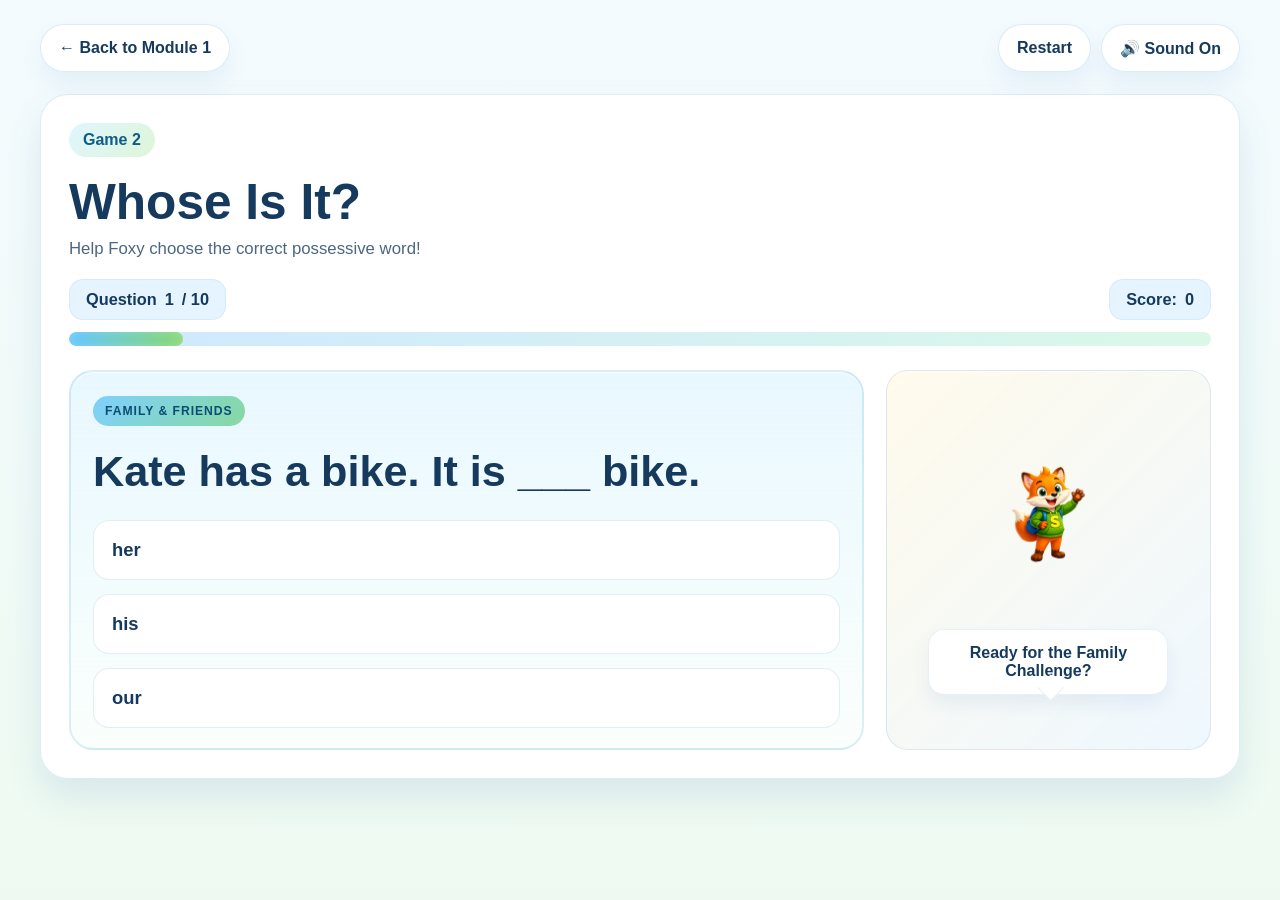
<file: grade4/module1/grammar/index.html>
<!DOCTYPE html>
<html lang="en">
  <head>
    <meta charset="UTF-8" />
    <meta name="viewport" content="width=device-width, initial-scale=1.0" />
    <title>Whose Is It? | Grade 4</title>
    <link rel="stylesheet" href="../../../styles.css" />
    <link rel="stylesheet" href="style.css" />
  </head>
  <body class="game-page grammar-page">
    <div class="game-shell">
      <header class="game-header">
        <a href="../index.html" class="back-link">← Back to Module 1</a>

        <div class="header-actions">
          <button class="restart-btn" id="restartBtn" type="button">Restart</button>
          <button class="sound-btn" id="soundToggleBtn" type="button" aria-label="Toggle sound">
            🔊 Sound On
          </button>
        </div>
      </header>

      <main class="game-panel">
        <div class="game-intro">
          <span class="game-badge">Game 2</span>
          <h1>Whose Is It?</h1>
          <p>Help Foxy choose the correct possessive word!</p>
        </div>

        <div class="status-row">
          <div class="question-counter">Question <span id="questionNumber">1</span> / 10</div>
          <div class="score-display">Score: <strong id="scoreValue">0</strong></div>
        </div>

        <div class="progress-track" aria-label="Grammar progress bar">
          <div id="progressFill" class="progress-fill"></div>
        </div>

        <div class="game-area">
          <section class="question-panel">
            <div class="question-card">
              <div class="question-tag">Family &amp; Friends</div>
              <h2 id="questionText">Kate has a bike. It is ___ bike.</h2>
              <div id="answerList" class="answer-list" aria-live="polite"></div>
              <button id="nextBtn" class="next-btn hidden" type="button">NEXT</button>
            </div>
          </section>

          <aside class="foxy-panel" aria-label="Foxy helper">
            <div class="foxy-card">
              <img src="../../../assets/images/foxy.png" alt="Foxy" class="foxy-image" />
              <div class="speech-bubble" id="foxySpeech">Ready for the Family Challenge?</div>
            </div>
          </aside>
        </div>
      </main>
    </div>

    <div id="resultModal" class="modal hidden" aria-modal="true" role="dialog" aria-labelledby="resultTitle">
      <div class="modal-content">
        <div class="modal-badge" id="resultBadge">🎉 Well done!</div>
        <h2 id="resultTitle">Amazing! You passed the Grammar Challenge! 🎉</h2>

        <div class="result-grid">
          <div class="result-item">
            <span>Correct answers</span>
            <strong id="resultCorrect">0 / 10</strong>
          </div>
          <div class="result-item">
            <span>Score</span>
            <strong id="resultScore">0 / 100</strong>
          </div>
          <div class="result-item">
            <span>Stars</span>
            <strong id="resultStars">⭐⭐⭐</strong>
          </div>
          <div class="result-item">
            <span>Fox Coins earned</span>
            <strong id="resultCoins">0</strong>
          </div>
        </div>

        <div class="modal-actions">
          <button id="modalActionBtn" type="button" class="btn btn-primary">TRY AGAIN</button>
          <a href="../index.html" class="btn btn-secondary">BACK TO MODULE</a>
        </div>
      </div>
    </div>

    <script src="script.js"></script>
  </body>
</html>
</file>
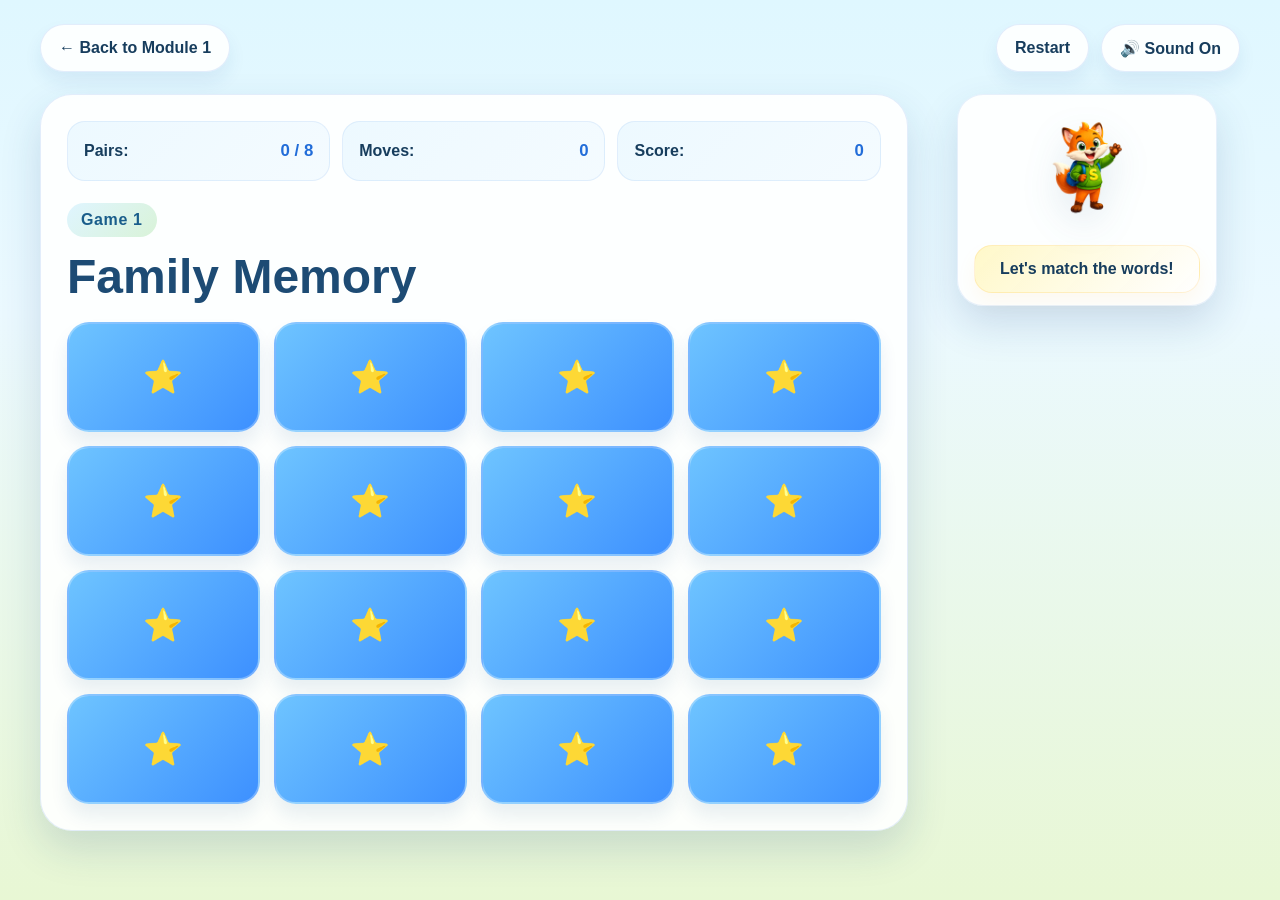
<file: grade4/module1/memory/index.html>
<!DOCTYPE html>
<html lang="en">
  <head>
    <meta charset="UTF-8" />
    <meta name="viewport" content="width=device-width, initial-scale=1.0" />
    <title>Family Memory | Grade 4</title>
    <link rel="stylesheet" href="style.css" />
  </head>
  <body class="memory-page">
    <div class="memory-shell">
      <header class="memory-header">
        <a href="../index.html" class="back-link">← Back to Module 1</a>

        <div class="header-actions">
          <button class="restart-btn" id="restartBtn" type="button">Restart</button>
          <button class="sound-btn" id="soundToggleBtn" type="button" aria-label="Toggle sound">🔊 Sound On</button>
        </div>
      </header>

      <main class="memory-layout">
        <section class="board-panel" aria-label="Vocabulary Memory game board">
          <div class="score-board" aria-live="polite">
            <div class="score-item">
              <span>Pairs:</span>
              <strong id="pairsCount">0 / 8</strong>
            </div>
            <div class="score-item">
              <span>Moves:</span>
              <strong id="movesCount">0</strong>
            </div>
            <div class="score-item">
              <span>Score:</span>
              <strong id="scoreCount">0</strong>
            </div>
          </div>

          <div class="board-header">
            <div class="game-badge">Game 1</div>
            <h1>Family Memory</h1>
          </div>

          <div id="gameBoard" class="game-board" aria-live="polite"></div>
        </section>

        <aside class="foxy-panel" aria-label="Foxy helper">
          <div class="foxy-card">
            <img src="../../../assets/images/foxy.png" alt="Foxy" class="foxy-image" />
            <div class="speech-bubble" id="foxyMessage">Let's match the family words!</div>
          </div>
        </aside>
      </main>
    </div>

    <div id="resultModal" class="modal hidden" aria-modal="true" role="dialog" aria-labelledby="modalTitle">
      <div class="modal-content">
        <div class="modal-badge">🎉 Well done!</div>
        <h2 id="modalTitle">You found all the pairs!</h2>

        <div class="result-grid">
          <div class="result-item">
            <span>Moves</span>
            <strong id="resultMoves">0</strong>
          </div>
          <div class="result-item">
            <span>Score</span>
            <strong id="resultScore">0</strong>
          </div>
          <div class="result-item">
            <span>Stars</span>
            <strong id="resultStars">0</strong>
          </div>
          <div class="result-item">
            <span>Fox Coins earned</span>
            <strong id="resultCoins">0</strong>
          </div>
        </div>

        <div class="modal-actions">
          <button type="button" id="playAgainBtn" class="btn btn-primary">PLAY AGAIN</button>
          <a href="../index.html" class="btn btn-secondary">BACK TO MODULE</a>
        </div>
      </div>
    </div>

    <script src="script.js"></script>
  </body>
</html>
</file>
<file: styles.css>
:root {
  --sky-100: #edf9ff;
  --sky-200: #dff3ff;
  --sky-300: #bfe8ff;
  --blue-300: #4da8ff;
  --blue-500: #2f80ed;
  --blue-700: #1d5ac8;
  --yellow-300: #ffd84d;
  --orange-300: #ff9f43;
  --green-300: #6fcf97;
  --text: #153a5d;
  --muted: #4b6781;
  --white: #ffffff;
  --shadow: 0 22px 44px rgba(21, 58, 93, 0.16);
}

* {
  box-sizing: border-box;
}

html {
  scroll-behavior: smooth;
}

body {
  margin: 0;
  min-height: 100vh;
  font-family: "Trebuchet MS", "Arial Rounded MT Bold", Verdana, sans-serif;
  color: var(--text);
  background: linear-gradient(180deg, #dff7ff 0%, #d7effe 35%, #e8f7d1 100%);
}

img {
  display: block;
  max-width: 100%;
}

a,
button {
  font: inherit;
}

button {
  cursor: pointer;
}

.page-shell {
  width: min(1200px, calc(100% - 28px));
  margin: 0 auto;
  padding: 22px 0 72px;
}

.topbar {
  display: flex;
  align-items: center;
  justify-content: space-between;
  gap: 18px;
  padding: 18px 22px;
  margin-bottom: 28px;
  background: rgba(255, 255, 255, 0.8);
  border: 1px solid rgba(47, 128, 237, 0.12);
  border-radius: 26px;
  box-shadow: var(--shadow);
  backdrop-filter: blur(8px);
}

.brand-block {
  display: inline-flex;
  align-items: center;
  gap: 12px;
}

.brand-mark {
  display: grid;
  place-items: center;
  width: 42px;
  height: 42px;
  border-radius: 14px;
  background: linear-gradient(135deg, #ffe389, #ffcd49);
  color: #7d5900;
  font-size: 1.4rem;
}

.brand-copy strong {
  font-size: clamp(1.1rem, 2vw, 1.8rem);
  letter-spacing: 0.04em;
  color: #1f4d75;
}

.stats-block {
  display: flex;
  flex-wrap: wrap;
  align-items: center;
  justify-content: flex-end;
  gap: 12px;
}

.stat-pill {
  display: inline-flex;
  align-items: center;
  gap: 8px;
  padding: 10px 16px;
  background: rgba(255, 255, 255, 0.9);
  border: 1px solid rgba(47, 128, 237, 0.08);
  border-radius: 999px;
  font-weight: 800;
  color: var(--text);
}

.music-pill {
  border: none;
  background: linear-gradient(135deg, #dff7ff, #e9f4ff);
  transition: transform 0.2s ease, opacity 0.2s ease;
}

.music-pill.is-off {
  opacity: 0.82;
}

.coin-icon,
.star-icon {
  display: inline-grid;
  place-items: center;
  width: 26px;
  height: 26px;
  border-radius: 50%;
}

.coin-icon {
  background: linear-gradient(135deg, #ffe487, #ffc93a);
}

.star-icon {
  background: linear-gradient(135deg, #fff6c2, #ffd85a);
}

.main-content {
  display: grid;
  gap: 24px;
}
.name-pill{border:none}.name-welcome{position:fixed;z-index:100;inset:0;display:grid;place-items:center;padding:20px;background:rgba(18,48,78,.72);backdrop-filter:blur(8px)}.name-card{width:min(470px,100%);padding:34px;text-align:center;background:#fff;border-radius:30px;box-shadow:0 30px 70px rgba(10,35,60,.35)}.name-card__characters{margin-bottom:10px;font-size:3rem}.name-card h2{margin:8px 0;color:#1f4467;font-size:clamp(2rem,6vw,3rem)}.name-card p{color:var(--muted);font-weight:700;line-height:1.5}.name-card label{display:block;margin:20px 0 8px;text-align:left;color:#234664;font-weight:900}.name-card input{width:100%;min-height:56px;padding:0 18px;border:2px solid #cde4f7;border-radius:16px;color:#173f69;font:inherit;font-size:1.1rem}.name-card input:focus{outline:3px solid rgba(77,168,255,.25);border-color:#4da8ff}.name-card button{width:100%;min-height:54px;margin-top:16px;border:0;border-radius:999px;color:#fff;background:linear-gradient(135deg,#ff806d,#ef5147);font-weight:900}

.grade-picker,
.module-explorer { padding: 28px; background: rgba(255,255,255,.86); border: 1px solid rgba(47,128,237,.12); border-radius: 30px; box-shadow: var(--shadow); }
.grade-picker__intro h1,
.module-explorer__head h2 { margin: 5px 0 8px; color: #1f4467; font-size: clamp(1.8rem,3vw,2.7rem); }
.grade-picker__intro p { margin: 0; color: var(--muted); font-size: 1rem; font-weight: 700; }
.eyebrow { color: #2f80ed; font-size: .85rem; font-weight: 900; letter-spacing: .12em; text-transform: uppercase; }
.grade-tabs { display: grid; grid-template-columns: repeat(3,minmax(0,1fr)); gap: 16px; margin-top: 22px; }
.grade-tab { display: flex; align-items: center; gap: 14px; min-height: 100px; padding: 18px; text-align: left; color: #214a71; background: #fff; border: 3px solid transparent; border-radius: 24px; box-shadow: 0 12px 24px rgba(21,58,93,.1); transition: transform .2s ease,border-color .2s ease,box-shadow .2s ease; }
.grade-tab:hover { transform: translateY(-3px); }
.grade-tab--pink { background: linear-gradient(135deg,#fff1f5,#ffe0ea); }
.grade-tab--purple { background: linear-gradient(135deg,#f3eeff,#e6dcff); }
.grade-tab--blue { background: linear-gradient(135deg,#eaf7ff,#d7edff); }
.grade-tab--pink.is-active { border-color: #ff7fa7; }
.grade-tab--purple.is-active { border-color: #8b72e8; }
.grade-tab--blue.is-active { border-color: #4da8ff; }
.grade-tab__icon { display: grid; place-items: center; flex: 0 0 54px; width: 54px; height: 54px; border-radius: 18px; background: rgba(255,255,255,.72); font-size: 1.8rem; }
.grade-tab strong,.grade-tab small { display: block; }
.grade-tab strong { font-size: 1.25rem; }
.grade-tab small { margin-top: 5px; color: var(--muted); font-weight: 700; }
.module-explorer__head { display: flex; align-items: end; justify-content: space-between; gap: 16px; }
.module-note { padding: 9px 14px; color: #1d5ac8; background: #e9f4ff; border-radius: 999px; font-weight: 800; }
.module-grid { display: grid; grid-template-columns: repeat(4,minmax(0,1fr)); gap: 14px; margin-top: 20px; }
.module-card { min-height: 126px; padding: 17px; border: 1px solid rgba(47,128,237,.13); border-radius: 21px; background: #f7fbff; }
.module-card.is-ready { background: linear-gradient(135deg,#dff7e8,#effff4); border-color: #6fcf97; }
.module-card__number { color: #2f80ed; font-size: .78rem; font-weight: 900; text-transform: uppercase; }
.module-card h3 { margin: 8px 0 6px; font-size: 1.08rem; color: #1f4467; }
.module-card p { margin: 0; color: var(--muted); font-size: .86rem; font-weight: 700; }
.module-card__status { display: inline-block; margin-top: 11px; font-size: .8rem; font-weight: 900; color: #317652; }
.module-card__play { display: flex; align-items: center; justify-content: center; min-height: 42px; margin-top: 14px; color: #fff; background: #43b77d; border-radius: 999px; font-size: .8rem; font-weight: 900; text-decoration: none; }
#gradeFiveContent.is-hidden { display: none; }

.hero-banner {
  background: transparent;
  border-radius: 32px;
  overflow: hidden;
}

.hero-image-frame {
  position: relative;
  width: 100%;
  border-radius: 32px;
  overflow: hidden;
  background: linear-gradient(180deg, #cfeeff 0%, #d8f6ff 100%);
  box-shadow: var(--shadow);
  border: 1px solid rgba(47, 128, 237, 0.12);
}

.hero-image-frame--branded img { min-height: 420px; object-fit: cover; object-position: center; }
.hero-copy { position: absolute; z-index: 1; top: 50%; left: clamp(24px,5vw,64px); width: min(39%,430px); transform: translateY(-50%); }
.hero-kicker { display: inline-block; padding: 8px 13px; color: #1d5ac8; background: rgba(255,255,255,.86); border-radius: 999px; font-size: .78rem; font-weight: 900; letter-spacing: .09em; text-transform: uppercase; }
.hero-copy h1 { margin: 13px 0 10px; color: #173f69; font-size: clamp(2.7rem,5.5vw,5rem); line-height: .88; letter-spacing: -.04em; text-shadow: 0 3px 0 rgba(255,255,255,.7); }
.hero-copy h1 em { color: #ef5c4d; font-style: normal; }
.hero-copy p { max-width: 340px; margin: 0 0 20px; color: #234664; font-size: clamp(1rem,1.6vw,1.25rem); font-weight: 800; line-height: 1.35; }
.hero-action { display: inline-flex; align-items: center; min-height: 48px; padding: 0 20px; color: white; background: linear-gradient(135deg,#ff806d,#ef5147); border-radius: 999px; box-shadow: 0 12px 24px rgba(202,65,54,.25); font-size: .88rem; font-weight: 900; text-decoration: none; }

.hero-image-frame img {
  width: 100%;
  height: auto;
  display: block;
  max-height: 820px;
  object-fit: contain;
  object-position: center;
}

.game-picker {
  margin-top: 8px;
  padding: 18px 0 0;
}

.picker-header {
  margin-bottom: 18px;
}

.picker-header h2 {
  margin: 0;
  font-size: clamp(2rem, 3vw, 3rem);
  color: #214a71;
  text-align: left;
}

.game-grid {
  display: grid;
  grid-template-columns: repeat(3, minmax(0, 1fr));
  gap: 24px;
  width: 100%;
  max-width: 1280px;
  margin: 0 auto;
}

.game-card {
  display: flex;
  flex-direction: column;
  padding: 18px 18px 20px;
  border-radius: 28px;
  background: rgba(255, 255, 255, 0.8);
  border: 1px solid rgba(47, 128, 237, 0.12);
  box-shadow: var(--shadow);
  transition: transform 0.25s ease, box-shadow 0.25s ease;
  min-height: 100%;
}

.game-card:hover {
  transform: translateY(-5px);
  box-shadow: 0 28px 46px rgba(36, 74, 124, 0.18);
}

.card-illustration {
  display: grid;
  grid-template-columns: repeat(3, 1fr);
  align-items: center;
  justify-items: center;
  height: 136px;
  padding: 12px;
  margin-bottom: 18px;
  border-radius: 22px;
  border: 2px solid rgba(255, 255, 255, 0.4);
}

.card-illustration--blue { background: linear-gradient(135deg, #a7dcff, #5ea7ff); }
.card-illustration--green { background: linear-gradient(135deg, #b8f0c8, #62d38d); }
.card-illustration--orange { background: linear-gradient(135deg, #ffd58b, #ffaf4e); }

.mini-icon {
  display: grid;
  place-items: center;
  width: 56px;
  height: 56px;
  border-radius: 18px;
  background: rgba(255, 255, 255, 0.34);
  font-size: 2rem;
}

.game-card h3 {
  margin: 0;
  font-size: clamp(1.6rem, 2vw, 2.1rem);
  color: #1d456d;
}

.game-card p {
  margin: 12px 0 0;
  color: var(--muted);
  line-height: 1.7;
  font-weight: 700;
}

.reward-line {
  margin-top: 14px;
  color: #234664;
  font-weight: 800;
}

.btn {
  display: inline-flex;
  align-items: center;
  justify-content: center;
  min-height: 52px;
  width: 100%;
  padding: 0 26px;
  border: none;
  border-radius: 999px;
  text-decoration: none;
  font-weight: 900;
  letter-spacing: 0.04em;
  transition: transform 0.25s ease, box-shadow 0.25s ease;
}

.btn:hover {
  transform: translateY(-2px);
}

.btn--play {
  margin-top: 18px;
  color: white;
  box-shadow: 0 12px 22px rgba(25, 88, 163, 0.18);
}

.btn--blue { background: linear-gradient(135deg, #5ec2ff, #2a8dff); }
.btn--green { background: linear-gradient(135deg, #69d89a, #43b77d); }
.btn--orange { background: linear-gradient(135deg, #ffc35a, #ff9d3f); }

.btn--gold {
  width: 100%;
  background: linear-gradient(135deg, #fff0a8, #ffd53a);
  color: #5b3c00;
  box-shadow: 0 16px 28px rgba(255, 196, 44, 0.3);
}

.adventure-panel,
.treasure-panel {
  background: rgba(255, 255, 255, 0.82);
  border: 1px solid rgba(47, 128, 237, 0.1);
  border-radius: 30px;
  box-shadow: var(--shadow);
  backdrop-filter: blur(6px);
}

.adventure-panel {
  padding: 26px 26px 20px;
}

.panel-header {
  display: flex;
  align-items: center;
  justify-content: space-between;
  gap: 12px;
  margin-bottom: 18px;
}

.panel-header h2 {
  margin: 0;
  font-size: clamp(1.7rem, 2.7vw, 2.8rem);
  letter-spacing: 0.04em;
  color: #1f4467;
}

.reset-btn {
  border: none;
  border-radius: 999px;
  background: linear-gradient(135deg, #ffe8a4, #ffc942);
  color: #634900;
  padding: 10px 16px;
  font-weight: 900;
}

.progress-head {
  display: flex;
  justify-content: space-between;
  align-items: center;
  gap: 16px;
  margin-bottom: 12px;
  font-weight: 800;
  color: #22405f;
}

.progress-bar {
  position: relative;
  height: 18px;
  border-radius: 999px;
  background: #ecf7ff;
  border: 1px solid rgba(47, 128, 237, 0.08);
  overflow: hidden;
}

.progress-fill {
  height: 100%;
  width: 0%;
  background: linear-gradient(90deg, var(--blue-300), var(--green-300), var(--yellow-300));
  border-radius: inherit;
  transition: width 0.3s ease;
}

.quest-list {
  display: grid;
  gap: 12px;
  margin-top: 20px;
}

.quest-item {
  display: flex;
  align-items: center;
  justify-content: space-between;
  gap: 12px;
  min-height: 54px;
  padding: 12px 18px;
  border-radius: 18px;
  background: linear-gradient(135deg, rgba(117, 187, 255, 0.08), rgba(255,255,255,0.9));
  border: 1px solid rgba(47, 128, 237, 0.08);
  font-weight: 800;
  color: var(--text);
}

.quest-item.is-complete {
  background: linear-gradient(135deg, rgba(111, 207, 151, 0.18), rgba(255, 216, 77, 0.12));
}

.quest-item--treasure {
  border-style: dashed;
}

.quest-status {
  font-size: 1.2rem;
}

.treasure-panel {
  padding: 28px 22px;
  margin-top: 24px;
}

.treasure-box {
  text-align: center;
}

.treasure-box__header {
  margin-bottom: 18px;
}

.treasure-label {
  display: inline-flex;
  padding: 10px 18px;
  border-radius: 999px;
  background: linear-gradient(135deg, rgba(255, 216, 77, 0.22), rgba(113, 194, 255, 0.2));
  border: 1px solid rgba(47, 128, 237, 0.08);
  font-weight: 900;
  letter-spacing: 0.04em;
  color: #21476d;
}

.treasure-chest-wrap {
  display: flex;
  justify-content: center;
  align-items: center;
  margin: 18px auto 14px;
  padding: 10px;
}

.treasure-chest-image {
  width: min(100%, 360px);
  height: auto;
  object-fit: contain;
  display: block;
  filter: drop-shadow(0 0 18px rgba(255, 205, 72, 0.35));
  animation: chestSway 3s ease-in-out infinite alternate;
  transition: transform 0.35s ease, filter 0.35s ease;
}

#treasureChest.is-unlocked {
  filter: drop-shadow(0 0 26px rgba(255, 210, 74, 0.9));
  animation: treasurePulse 1.4s ease-in-out infinite alternate;
}

.treasure-box p {
  margin: 0;
  font-weight: 800;
  color: #234664;
}

.status-row {
  margin-top: 18px;
}

.status-pill {
  display: inline-flex;
  align-items: center;
  justify-content: center;
  padding: 10px 18px;
  border-radius: 999px;
  background: rgba(255, 255, 255, 0.72);
  border: 1px solid rgba(47, 128, 237, 0.1);
  font-weight: 900;
  letter-spacing: 0.06em;
  color: #314d68;
}

.treasure-indicators {
  display: flex;
  flex-wrap: wrap;
  justify-content: center;
  gap: 12px;
  margin-top: 20px;
}

.indicator {
  display: inline-flex;
  align-items: center;
  gap: 8px;
  padding: 10px 14px;
  border-radius: 999px;
  background: rgba(226, 239, 255, 0.9);
  border: 1px solid rgba(47, 128, 237, 0.08);
  font-weight: 800;
  color: #234664;
}

.indicator.is-unlocked {
  background: rgba(150, 227, 178, 0.2);
}

.hidden {
  display: none !important;
}

@keyframes chestSway {
  0% { transform: rotate(-1.5deg) translateY(0); }
  50% { transform: rotate(1deg) translateY(-2px); }
  100% { transform: rotate(-1.2deg) translateY(1px); }
}

@keyframes treasurePulse {
  from {
    transform: translateY(0) scale(1);
    filter: drop-shadow(0 0 14px rgba(255, 213, 65, 0.5));
  }
  to {
    transform: translateY(-6px) scale(1.03);
    filter: drop-shadow(0 0 28px rgba(255, 213, 65, 0.95));
  }
}

@media (max-width: 900px) {
  .module-grid { grid-template-columns: repeat(2,minmax(0,1fr)); }
  .game-grid {
    grid-template-columns: repeat(2, minmax(0, 1fr));
  }
}

@media (max-width: 560px) {
  .hero-image-frame--branded img { min-height: 560px; object-position: 68% center; }
  .hero-copy { top: 25px; left: 18px; width: 62%; transform: none; }
  .hero-copy h1 { font-size: clamp(2.35rem,13vw,3.7rem); }
  .hero-copy p { font-size: .92rem; }
  .hero-action { min-height: 42px; padding: 0 14px; font-size: .74rem; }
  .grade-picker,.module-explorer { padding: 20px 16px; }
  .grade-tabs,.module-grid { grid-template-columns: 1fr; }
  .module-explorer__head { align-items: flex-start; flex-direction: column; }
  .page-shell {
    width: min(100% - 16px, 1200px);
    padding-top: 16px;
  }

  .topbar {
    padding: 16px 14px;
    flex-direction: column;
    align-items: flex-start;
  }

  .stats-block {
    justify-content: flex-start;
  }

  .btn {
    width: 100%;
  }

  .game-grid {
    grid-template-columns: 1fr;
  }

  .panel-header {
    flex-direction: column;
    align-items: flex-start;
  }

  .treasure-chest-image {
    width: min(100%, 280px);
  }
}
</file>
<file: reward/reward.css>
* {
  box-sizing: border-box;
}

body {
  margin: 0;

  min-height: 100vh;

  font-family:
    "Trebuchet MS",
    Arial,
    sans-serif;

  background:
    linear-gradient(
      180deg,
      #8fd6ff,
      #eefaff
    );

  color: #17345c;
}

.reward-page {
  min-height: 100vh;

  display: flex;

  align-items: center;

  justify-content: center;

  padding: 30px;
}

.reward-card {
  width: min(700px, 100%);

  padding: 45px 35px;

  text-align: center;

  border-radius: 32px;

  background: white;

  box-shadow:
    0 20px 50px
    rgba(31, 90, 140, 0.2);
}

.trophy {
  font-size: 90px;

  animation:
    trophyBounce 1.5s ease-in-out infinite;
}

@keyframes trophyBounce {

  0%,
  100% {
    transform: translateY(0);
  }

  50% {
    transform: translateY(-10px);
  }
}

h1 {
  margin: 15px 0 5px;

  color: #2f80ed;

  font-size:
    clamp(38px, 6vw, 60px);
}

h2 {
  margin: 5px 0;

  font-size:
    clamp(22px, 4vw, 32px);
}

.subtitle {
  margin-top: 10px;

  color: #6683a1;

  font-size: 20px;
}

.champion-badge {
  margin: 30px auto;

  padding: 18px 25px;

  border-radius: 20px;

  background:
    linear-gradient(
      135deg,
      #ffd84d,
      #ff9f43
    );

  color: #714400;

  font-size:
    clamp(20px, 4vw, 30px);

  font-weight: 900;

  box-shadow:
    0 10px 25px
    rgba(255, 170, 40, 0.25);
}

.achievements {
  margin: 25px 0;

  display: grid;

  grid-template-columns:
    repeat(3, 1fr);

  gap: 15px;
}

.achievements div {
  padding: 20px 12px;

  border-radius: 18px;

  background: #f3f9ff;

  font-size: 26px;
}

.achievements strong {
  display: block;

  margin-top: 10px;

  font-size: 16px;
}

.message {
  font-size: 21px;

  font-weight: bold;
}

.stars {
  margin: 20px 0;

  font-size: 45px;
}

.home-btn {
  display: inline-block;

  margin-top: 15px;

  padding: 15px 25px;

  border-radius: 15px;

  background: #2f80ed;

  color: white;

  text-decoration: none;

  font-weight: 900;
}

.home-btn:hover {
  background: #1d6fd1;
}

@media (max-width: 650px) {

  .achievements {
    grid-template-columns: 1fr;
  }

  .reward-card {
    padding: 30px 20px;
  }
}
.certificate-line{margin:26px 0 4px;color:#6683a1;font-size:1rem;font-weight:700;text-transform:uppercase;letter-spacing:.08em}
.student-name{display:inline-block;min-width:65%;padding:6px 22px 10px;border-bottom:3px solid #ffd84d;color:#ef5c4d;font-family:Georgia,serif;font-size:clamp(2rem,6vw,3.7rem);font-style:italic;font-weight:700}
.home-btn{border:0;cursor:pointer;font-family:inherit;font-size:1rem}
@media print{body{background:#fff}.reward-page{padding:0}.reward-card{width:100%;max-width:none;min-height:100vh;border:12px double #ffd84d;border-radius:0;box-shadow:none}.home-btn{display:none}.trophy{animation:none}}
</file>
<file: games/classroom/style.css>
* {
  box-sizing: border-box;
}

body {
  margin: 0;
  min-height: 100vh;

  font-family:
    "Trebuchet MS",
    Arial,
    sans-serif;

  color: #17345c;

  background:
    linear-gradient(
      180deg,
      #9edcff 0%,
      #eaf8ff 100%
    );
}

.topbar {
  display: grid;

  grid-template-columns:
    180px
    1fr
    180px;

  align-items: center;

  gap: 20px;

  padding:
    16px 30px;

  background:
    rgba(255,255,255,0.95);

  box-shadow:
    0 5px 20px
    rgba(0,0,0,0.08);
}

.title-block {
  text-align: center;
}

.title-block h1 {
  margin: 0;

  color: #2f80ed;

  font-size:
    clamp(28px, 4vw, 44px);
}

.title-block p {
  margin:
    5px 0 0;
}

.back-btn,
.sound-btn {
  border: none;

  border-radius: 14px;

  padding:
    12px 16px;

  font-weight: bold;

  text-decoration: none;

  cursor: pointer;
}

.back-btn {
  color: #245e9b;

  background: #eaf5ff;
}

.sound-btn {
  color: white;

  background: #2f80ed;
}

.game-layout {
  width:
    min(
      1100px,
      calc(100% - 30px)
    );

  margin:
    35px auto;

  display: grid;

  grid-template-columns:
    230px
    1fr;

  gap: 35px;
}

.foxy-panel {
  display: flex;

  flex-direction: column;

  align-items: center;

  gap: 16px;
}

.foxy-image {
  width: 210px;

  max-width: 100%;

  filter:
    drop-shadow(
      0 12px 14px
      rgba(0,0,0,0.15)
    );
}

.foxy-image.happy {
  animation:
    jump 0.45s ease;
}

.foxy-image.wrong {
  animation:
    shake 0.35s ease;
}

@keyframes jump {
  50% {
    transform:
      translateY(-14px);
  }
}

@keyframes shake {
  25% {
    transform:
      translateX(-7px);
  }

  75% {
    transform:
      translateX(7px);
  }
}

.speech-bubble {
  width: 100%;

  padding: 16px;

  border-radius: 18px;

  text-align: center;

  font-weight: bold;

  background: white;

  box-shadow:
    0 8px 20px
    rgba(0,0,0,0.08);
}

.stats {
  width: 100%;

  padding: 16px;

  display: grid;

  gap: 8px;

  border-radius: 16px;

  background: white;

  box-shadow:
    0 8px 20px
    rgba(0,0,0,0.07);
}

.quiz-area {
  min-width: 0;
}

.progress {
  height: 14px;

  margin-bottom: 20px;

  overflow: hidden;

  border-radius: 999px;

  background: #d8ecff;
}

.progress-bar {
  width: 10%;
  height: 100%;

  border-radius: 999px;

  background:
    linear-gradient(
      90deg,
      #2f80ed,
      #6fcf97
    );

  transition:
    width 0.3s ease;
}

.question-card {
  min-height: 500px;

  padding:
    35px;

  display: flex;

  flex-direction: column;

  align-items: center;

  justify-content: center;

  border-radius: 30px;

  text-align: center;

  background: white;

  box-shadow:
    0 18px 40px
    rgba(32,96,150,0.14);
}

.object-icon {
  margin-bottom: 20px;

  font-size:
    clamp(90px, 12vw, 150px);
}

.word {
  padding:
    10px 24px;

  border-radius: 18px;

  color: white;

  background:
    linear-gradient(
      135deg,
      #2f80ed,
      #56ccf2
    );

  font-size:
    clamp(32px, 5vw, 54px);

  font-weight: 900;

  letter-spacing: 2px;

  box-shadow:
    0 8px 20px
    rgba(47,128,237,0.22);
}

.question-text {
  margin:
    25px 0;

  font-size: 24px;

  font-weight: bold;
}

.answer-buttons {
  display: flex;

  justify-content: center;

  gap: 25px;

  flex-wrap: wrap;
}

.answer-btn {
  min-width: 160px;

  padding:
    18px 32px;

  border: none;

  border-radius: 18px;

  color: white;

  font-size: 22px;

  font-weight: 900;

  cursor: pointer;

  transition:
    transform 0.18s ease,
    box-shadow 0.18s ease;
}

.answer-btn:hover {
  transform:
    translateY(-4px);
}

.answer-btn:disabled {
  cursor: default;

  opacity: 0.7;
}

.yes-btn {
  background:
    linear-gradient(
      135deg,
      #27ae60,
      #6fcf97
    );
}

.no-btn {
  background:
    linear-gradient(
      135deg,
      #eb5757,
      #ff8a80
    );
}

.feedback {
  min-height: 40px;

  margin-top: 24px;

  font-size: 24px;

  font-weight: 900;
}

.feedback.correct {
  color: #219653;
}

.feedback.wrong {
  color: #eb5757;
}

.modal {
  position: fixed;

  inset: 0;

  z-index: 100;

  display: flex;

  align-items: center;

  justify-content: center;

  padding: 20px;

  background:
    rgba(10,40,70,0.65);
}

.modal.hidden {
  display: none;
}

.modal-card {
  width:
    min(
      480px,
      100%
    );

  padding: 35px;

  border-radius: 28px;

  text-align: center;

  background: white;
}

.celebration {
  font-size: 42px;
}

.stars {
  margin: 15px 0;

  font-size: 44px;
}

.result-data {
  font-size: 18px;
}

.modal-buttons {
  margin-top: 22px;

  display: flex;

  justify-content: center;

  gap: 12px;

  flex-wrap: wrap;
}

.modal-buttons button,
.modal-buttons a {
  padding:
    13px 22px;

  border: none;

  border-radius: 14px;

  color: white;

  background: #2f80ed;

  font-weight: bold;

  text-decoration: none;

  cursor: pointer;
}

@media (max-width: 900px) {

  .game-layout {
    grid-template-columns: 1fr;
  }

  .foxy-image {
    width: 160px;
  }
}

@media (max-width: 650px) {

  .topbar {
    grid-template-columns: 1fr;

    text-align: center;
  }

  .question-card {
    min-height: 430px;

    padding: 25px 18px;
  }

  .answer-buttons {
    width: 100%;

    flex-direction: column;
  }

  .answer-btn {
    width: 100%;
  }
}
</file>
<file: games/grammar/style.css>
.grammar-page {
  background: linear-gradient(180deg, #f4fbff 0%, #eefaf1 100%);
}

.grammar-page .game-shell {
  width: min(1200px, calc(100% - 24px));
  margin: 0 auto;
  padding: 24px 0 50px;
}

.grammar-page .game-header,
.grammar-page .header-actions {
  display: flex;
  align-items: center;
  justify-content: space-between;
  gap: 12px;
}

.grammar-page .game-header {
  margin-bottom: 22px;
}

.grammar-page .header-actions {
  gap: 10px;
}

.grammar-page .back-link,
.grammar-page .sound-btn,
.grammar-page .restart-btn,
.grammar-page .next-btn,
.grammar-page .btn {
  display: inline-flex;
  align-items: center;
  justify-content: center;
  min-height: 48px;
  padding: 0 18px;
  border-radius: 999px;
  border: 1px solid rgba(30, 122, 183, 0.15);
  background: rgba(255, 255, 255, 0.96);
  text-decoration: none;
  color: var(--text);
  font-weight: 800;
  cursor: pointer;
  box-shadow: 0 12px 22px rgba(42, 99, 174, 0.08);
  transition: transform 0.18s ease, box-shadow 0.18s ease;
}

.grammar-page .back-link:hover,
.grammar-page .sound-btn:hover,
.grammar-page .restart-btn:hover,
.grammar-page .next-btn:hover,
.grammar-page .btn:hover,
.grammar-page .answer-option:hover {
  transform: translateY(-1px);
}

.grammar-page .game-panel {
  background: rgba(255, 255, 255, 0.96);
  border: 1px solid rgba(31, 116, 172, 0.14);
  border-radius: 28px;
  box-shadow: 0 18px 36px rgba(51, 109, 173, 0.12);
  padding: 28px;
}

.grammar-page .game-intro {
  margin-bottom: 18px;
}

.grammar-page .game-badge {
  display: inline-flex;
  padding: 8px 14px;
  border-radius: 999px;
  background: linear-gradient(135deg, #dff6ff, #def6d7);
  color: #0e5d89;
  font-weight: 800;
}

.grammar-page .game-intro h1 {
  margin: 16px 0 8px;
  font-weight: 900;
  font-size: clamp(2.2rem, 4vw, 3.1rem);
  color: var(--text);
}

.grammar-page .game-intro p {
  margin: 0;
  color: var(--muted);
  font-size: 1.05rem;
}

.grammar-page .status-row {
  display: flex;
  justify-content: space-between;
  align-items: center;
  gap: 16px;
  margin: 20px 0 12px;
  font-size: 1.02rem;
  font-weight: 800;
  color: var(--text);
}

.grammar-page .question-counter,
.grammar-page .score-display {
  display: inline-flex;
  align-items: center;
  gap: 8px;
  padding: 10px 16px;
  border-radius: 14px;
  background: rgba(225, 243, 255, 0.85);
  border: 1px solid rgba(32, 125, 178, 0.08);
}

.grammar-page .progress-track {
  position: relative;
  width: 100%;
  height: 14px;
  border-radius: 999px;
  background: linear-gradient(90deg, rgba(165, 214, 255, 0.55), rgba(189, 242, 214, 0.55));
  overflow: hidden;
  margin-bottom: 24px;
}

.grammar-page .progress-fill {
  position: absolute;
  inset: 0 auto 0 0;
  width: 10%;
  border-radius: inherit;
  background: linear-gradient(90deg, #5cc3ff, #81d66d);
  box-shadow: inset 0 0 12px rgba(255, 255, 255, 0.28);
  transition: width 0.24s ease;
}

.grammar-page .game-area {
  display: grid;
  grid-template-columns: minmax(0, 2.2fr) minmax(200px, 0.9fr);
  gap: 22px;
  align-items: stretch;
}

.grammar-page .question-panel {
  min-width: 0;
}

.grammar-page .question-card {
  background: linear-gradient(180deg, rgba(223, 245, 255, 0.7), rgba(250, 255, 252, 0.96));
  border: 2px solid rgba(36, 142, 186, 0.14);
  border-radius: 24px;
  padding: 24px 22px 20px;
  min-height: 100%;
  box-shadow: inset 0 1px 0 rgba(255, 255, 255, 0.8);
}

.grammar-page .question-tag {
  display: inline-flex;
  align-items: center;
  padding: 8px 12px;
  border-radius: 999px;
  background: linear-gradient(135deg, #7fd0ff, #87d9a0);
  color: #0b4d73;
  font-size: 0.76rem;
  font-weight: 800;
  letter-spacing: 0.08em;
  text-transform: uppercase;
}

.grammar-page #questionText {
  margin: 18px 0 22px;
  font-size: clamp(2rem, 2vw + 1.1rem, 2.9rem);
  line-height: 1.25;
  color: var(--text);
}

.grammar-page .answer-list {
  display: grid;
  grid-template-columns: 1fr;
  gap: 14px;
}

.grammar-page .answer-option {
  width: 100%;
  min-height: 60px;
  padding: 0 18px;
  border-radius: 16px;
  border: 1px solid rgba(27, 111, 164, 0.12);
  background: rgba(255, 255, 255, 0.94);
  color: var(--text);
  font-size: 1.15rem;
  font-weight: 800;
  text-align: left;
  cursor: pointer;
  transition: all 0.18s ease;
}

.grammar-page .answer-option.is-correct {
  background: linear-gradient(135deg, #d8f5d7, #b9efbf);
  border-color: rgba(28, 140, 76, 0.5);
  color: #0d5f2e;
}

.grammar-page .answer-option.is-wrong {
  background: linear-gradient(135deg, #ffd3d3, #ffc1c1);
  border-color: rgba(182, 62, 62, 0.45);
  color: #7c1d1d;
}

.grammar-page .answer-option:disabled {
  cursor: default;
  opacity: 1;
}

.grammar-page .next-btn {
  margin-top: 20px;
  width: 100%;
  background: linear-gradient(135deg, #71d0ff, #63d89c);
  color: #0d3357;
  border: none;
  font-size: 1.05rem;
}

.grammar-page .hidden {
  display: none !important;
}

.grammar-page .foxy-panel {
  display: flex;
  align-items: stretch;
}

.grammar-page .foxy-card {
  width: 100%;
  background: linear-gradient(135deg, rgba(255, 236, 177, 0.25), rgba(200, 231, 255, 0.3));
  border: 1px solid rgba(69, 117, 174, 0.14);
  border-radius: 22px;
  padding: 18px 16px;
  display: flex;
  flex-direction: column;
  justify-content: center;
  gap: 14px;
  align-items: center;
  box-shadow: inset 0 1px 0 rgba(255, 255, 255, 0.65);
}

.grammar-page .foxy-image {
  width: min(100%, 190px);
  aspect-ratio: 1;
  object-fit: contain;
  display: block;
}

.grammar-page .speech-bubble {
  position: relative;
  width: 100%;
  max-width: 240px;
  background: #fff;
  border: 1px solid rgba(58, 121, 178, 0.11);
  border-radius: 16px;
  padding: 14px 16px;
  font-weight: 800;
  text-align: center;
  color: var(--text);
  box-shadow: 0 10px 18px rgba(47, 92, 160, 0.08);
}

.grammar-page .speech-bubble::before {
  content: "";
  position: absolute;
  left: 50%;
  transform: translateX(-50%);
  bottom: -10px;
  width: 18px;
  height: 18px;
  background: #fff;
  border-right: 1px solid rgba(58, 121, 178, 0.11);
  border-bottom: 1px solid rgba(58, 121, 178, 0.11);
  rotate: 45deg;
}

.grammar-page .modal {
  position: fixed;
  inset: 0;
  background: rgba(13, 29, 49, 0.64);
  display: grid;
  place-items: center;
  padding: 24px;
  z-index: 20;
}

.grammar-page .modal-content {
  width: min(560px, 100%);
  background: linear-gradient(180deg, #ffffff, #f3fbff);
  border: 1px solid rgba(40, 107, 153, 0.12);
  border-radius: 28px;
  box-shadow: 0 24px 52px rgba(11, 26, 45, 0.2);
  padding: 24px 22px 18px;
  text-align: center;
}

.grammar-page .modal-badge {
  display: inline-flex;
  padding: 8px 14px;
  border-radius: 999px;
  background: linear-gradient(135deg, #d9f7de, #d9ebff);
  color: #0a4a74;
  font-size: 0.82rem;
  font-weight: 900;
  letter-spacing: 0.05em;
  text-transform: uppercase;
}

.grammar-page .modal-content h2 {
  margin: 16px 0 18px;
  font-size: clamp(1.7rem, 2vw, 2.4rem);
  color: var(--text);
}

.grammar-page .result-grid {
  display: grid;
  grid-template-columns: repeat(2, minmax(0, 1fr));
  gap: 12px;
  margin-bottom: 22px;
}

.grammar-page .result-item {
  display: flex;
  flex-direction: column;
  gap: 6px;
  background: rgba(241, 249, 255, 0.9);
  border: 1px solid rgba(58, 123, 172, 0.09);
  border-radius: 16px;
  padding: 12px 10px;
  color: var(--text);
}

.grammar-page .result-item span {
  font-size: 0.8rem;
  color: var(--muted);
  text-transform: uppercase;
  letter-spacing: 0.04em;
}

.grammar-page .result-item strong {
  font-size: 1.2rem;
}

.grammar-page .modal-actions {
  display: flex;
  justify-content: center;
}

.grammar-page .btn-primary {
  background: linear-gradient(135deg, #73d4ff, #7fe4a2);
  border: none;
  color: #0c375b;
  font-size: 1.04rem;
}

@media (max-width: 760px) {
  .grammar-page .game-area {
    grid-template-columns: 1fr;
  }

  .grammar-page .foxy-panel {
    order: -1;
  }

  .grammar-page .foxy-card {
    flex-direction: row;
    justify-content: flex-start;
    text-align: left;
  }

  .grammar-page .speech-bubble {
    max-width: none;
  }

  .grammar-page .speech-bubble::before {
    left: 18%;
    bottom: auto;
    top: 50%;
    transform: translateY(-50%) rotate(45deg);
    left: -10px;
  }
}

@media (max-width: 580px) {
  .grammar-page .game-header {
    flex-direction: column;
    align-items: stretch;
  }

  .grammar-page .header-actions {
    width: 100%;
  }

  .grammar-page .back-link,
  .grammar-page .sound-btn,
  .grammar-page .restart-btn {
    flex: 1;
    width: 100%;
  }

  .grammar-page .status-row {
    flex-direction: column;
    align-items: stretch;
  }

  .grammar-page .question-counter,
  .grammar-page .score-display {
    justify-content: center;
  }

  .grammar-page .modal-content {
    padding-inline: 18px;
  }

  .grammar-page .result-grid {
    grid-template-columns: 1fr;
  }
}
</file>
<file: games/memory/style.css>
:root {
  --sky: #dff5ff;
  --panel: rgba(255, 255, 255, 0.9);
  --blue: #38a3ff;
  --blue-deep: #226dd9;
  --yellow: #ffd85d;
  --green: #64d28c;
  --rose: #ffb26e;
  --text: #173d5d;
  --muted: #4d6d85;
  --shadow: 0 18px 40px rgba(22, 69, 126, 0.16);
}

* {
  box-sizing: border-box;
}

body {
  margin: 0;
  min-height: 100vh;
  font-family: "Trebuchet MS", "Arial Rounded MT Bold", Verdana, sans-serif;
  background: linear-gradient(180deg, #dff7ff 0%, #ebf9ff 35%, #e8f7d4 100%);
  color: var(--text);
}

button,
a {
  font: inherit;
}

img {
  display: block;
  max-width: 100%;
}

.memory-page {
  padding: 24px 0 56px;
}

.memory-shell {
  width: min(1200px, calc(100% - 24px));
  margin: 0 auto;
}

.memory-header {
  display: flex;
  align-items: center;
  justify-content: space-between;
  gap: 16px;
  margin-bottom: 22px;
}

.header-actions {
  display: flex;
  align-items: center;
  gap: 12px;
}

.back-link,
.sound-btn,
.restart-btn {
  display: inline-flex;
  align-items: center;
  justify-content: center;
  min-height: 48px;
  padding: 0 18px;
  border-radius: 999px;
  border: 1px solid rgba(34, 109, 217, 0.12);
  background: rgba(255, 255, 255, 0.9);
  color: var(--text);
  text-decoration: none;
  font-weight: 800;
  cursor: pointer;
  box-shadow: 0 10px 18px rgba(30, 80, 148, 0.08);
}

.sound-btn.is-muted {
  background: rgba(238, 244, 255, 0.9);
  color: #496883;
}

.memory-layout {
  display: grid;
  grid-template-columns: minmax(0, 1.7fr) minmax(220px, 0.6fr);
  gap: 26px;
  align-items: start;
}

.board-panel {
  background: rgba(255, 255, 255, 0.9);
  border-radius: 32px;
  border: 1px solid rgba(34, 109, 217, 0.12);
  box-shadow: var(--shadow);
  padding: 26px;
}

.score-board {
  display: grid;
  grid-template-columns: repeat(3, minmax(0, 1fr));
  gap: 12px;
  margin-bottom: 22px;
}

.score-item {
  display: flex;
  align-items: center;
  justify-content: space-between;
  gap: 8px;
  min-height: 60px;
  padding: 12px 16px;
  border-radius: 18px;
  background: linear-gradient(135deg, #edf9ff, #f4fbff);
  border: 1px solid rgba(34, 109, 217, 0.09);
  font-weight: 800;
}

.score-item strong {
  color: var(--blue-deep);
  font-size: 1.05rem;
}

.board-header {
  margin-bottom: 18px;
}

.game-badge {
  display: inline-flex;
  align-items: center;
  justify-content: center;
  padding: 8px 14px;
  border-radius: 999px;
  background: linear-gradient(135deg, #dff5ff, #d9f3d8);
  color: #195d8b;
  font-weight: 800;
  letter-spacing: 0.04em;
}

.board-header h1 {
  margin: 14px 0 0;
  font-size: clamp(2rem, 4vw, 3rem);
  line-height: 1.1;
  color: #1d4b74;
}

.game-board {
  display: grid;
  grid-template-columns: repeat(4, minmax(0, 1fr));
  gap: 14px;
}

.memory-card {
  position: relative;
  height: 110px;
  border: none;
  background: transparent;
  cursor: pointer;
  padding: 0;
  perspective: 1000px;
}

.memory-card__inner {
  position: relative;
  width: 100%;
  height: 100%;
  display: block;
  transition: transform 0.5s ease;
  transform-style: preserve-3d;
}

.memory-card.is-flipped .memory-card__inner,
.memory-card.is-matched .memory-card__inner {
  transform: rotateY(180deg);
}

.memory-card__face {
  position: absolute;
  inset: 0;
  display: flex;
  align-items: center;
  justify-content: center;
  border-radius: 22px;
  backface-visibility: hidden;
  box-shadow: 0 12px 18px rgba(20, 75, 137, 0.09);
}

.memory-card__front {
  background: linear-gradient(135deg, #6ec4ff, #3d90ff);
  color: #fff;
  font-size: clamp(2rem, 2vw, 2.6rem);
  border: 2px solid rgba(255, 255, 255, 0.28);
}

.memory-card__back {
  background: linear-gradient(135deg, #fffdf3, #fff0b3);
  color: #18456c;
  border: 2px solid rgba(255, 211, 97, 0.32);
  transform: rotateY(180deg);
  padding: 10px;
  text-align: center;
}

.memory-card__word {
  font-size: clamp(0.9rem, 1vw + 0.4rem, 1.1rem);
  font-weight: 900;
  letter-spacing: 0.04em;
  text-transform: lowercase;
  word-break: break-word;
}

.memory-card__emoji {
  font-size: clamp(2.1rem, 2vw, 2.6rem);
}

.memory-card.is-matched .memory-card__back {
  background: linear-gradient(135deg, #dbf7e8, #b5ebc3);
  border-color: rgba(75, 182, 100, 0.2);
}

.foxy-panel {
  display: flex;
  justify-content: center;
}

.foxy-card {
  position: sticky;
  top: 18px;
  display: flex;
  flex-direction: column;
  align-items: center;
  gap: 12px;
  width: min(100%, 260px);
  padding: 18px 16px 12px;
  background: rgba(255, 255, 255, 0.9);
  border: 1px solid rgba(34, 109, 217, 0.1);
  border-radius: 26px;
  box-shadow: var(--shadow);
}

.foxy-image {
  width: 180px;
  height: auto;
  filter: drop-shadow(0 14px 18px rgba(39, 89, 134, 0.12));
}

.foxy-card.is-celebrating .foxy-image {
  animation: foxJump 0.45s ease-in-out 1;
}

.speech-bubble {
  width: 100%;
  padding: 12px 14px;
  border-radius: 18px;
  background: linear-gradient(135deg, rgba(255, 247, 195, 0.9), rgba(255, 255, 255, 0.92));
  border: 1px solid rgba(255, 181, 51, 0.18);
  color: var(--text);
  font-weight: 900;
  text-align: center;
  line-height: 1.4;
  box-shadow: 0 10px 18px rgba(255, 179, 64, 0.08);
}

.modal {
  position: fixed;
  inset: 0;
  display: grid;
  place-items: center;
  background: rgba(17, 40, 58, 0.4);
  z-index: 30;
}

.modal.hidden {
  display: none;
}

.modal-content {
  width: min(520px, calc(100% - 20px));
  background: linear-gradient(180deg, #ffffff 0%, #f4fbff 100%);
  border: 1px solid rgba(34, 109, 217, 0.12);
  border-radius: 28px;
  padding: 28px 24px 20px;
  box-shadow: 0 26px 48px rgba(17, 40, 58, 0.2);
  text-align: center;
}

.modal-badge {
  display: inline-flex;
  align-items: center;
  justify-content: center;
  padding: 10px 18px;
  border-radius: 999px;
  background: linear-gradient(135deg, #fff1ad, #ffd95b);
  font-weight: 900;
  color: #604100;
}

.modal-content h2 {
  margin: 18px 0 14px;
  font-size: clamp(2rem, 3vw, 2.6rem);
  color: #224d7d;
}

.result-grid {
  display: grid;
  grid-template-columns: repeat(2, minmax(0, 1fr));
  gap: 12px;
  margin-top: 20px;
}

.result-item {
  display: flex;
  flex-direction: column;
  align-items: center;
  justify-content: center;
  gap: 8px;
  min-height: 96px;
  padding: 12px;
  border-radius: 18px;
  background: linear-gradient(135deg, #edf9ff, #f9fcff);
  border: 1px solid rgba(34, 109, 217, 0.08);
  font-weight: 800;
}

.result-item span {
  color: var(--muted);
}

.result-item strong {
  color: var(--blue-deep);
  font-size: 1.2rem;
}

.modal-actions {
  display: flex;
  flex-direction: column;
  gap: 12px;
  margin-top: 22px;
}

.btn {
  display: inline-flex;
  align-items: center;
  justify-content: center;
  min-height: 52px;
  border: none;
  border-radius: 999px;
  text-decoration: none;
  font-weight: 900;
  letter-spacing: 0.04em;
  cursor: pointer;
}

.btn-primary {
  background: linear-gradient(135deg, #5fc0ff, #338afc);
  color: #fff;
  box-shadow: 0 14px 22px rgba(43, 125, 255, 0.2);
}

.btn-secondary {
  background: linear-gradient(135deg, #fff0af, #ffd95d);
  color: #624900;
  box-shadow: 0 12px 20px rgba(255, 195, 38, 0.2);
}

@keyframes foxJump {
  0% { transform: translateY(0); }
  30% { transform: translateY(-10px); }
  60% { transform: translateY(2px); }
  100% { transform: translateY(0); }
}

@media (max-width: 900px) {
  .memory-layout {
    grid-template-columns: 1fr;
  }

  .foxy-panel {
    order: -1;
  }

  .foxy-card {
    width: 100%;
    flex-direction: row;
    justify-content: center;
    padding: 14px 18px;
  }

  .speech-bubble {
    width: auto;
    flex: 1;
  }
}

@media (max-width: 600px) {
  .memory-header {
    flex-direction: column;
    align-items: stretch;
  }

  .header-actions {
    width: 100%;
    justify-content: space-between;
  }

  .back-link,
  .sound-btn,
  .restart-btn {
    flex: 1;
  }

  .score-board {
    grid-template-columns: 1fr;
  }

  .game-board {
    grid-template-columns: repeat(2, minmax(0, 1fr));
  }

  .memory-card {
    height: 120px;
  }

  .result-grid {
    grid-template-columns: 1fr;
  }
}
</file>
<file: grade3/module1/module.css>
.module-page{width:min(1120px,calc(100% - 28px));margin:auto;padding:28px 0 70px}.module-back{display:inline-block;margin-bottom:20px;color:#1d5ac8;font-weight:900;text-decoration:none}.module-hero{display:grid;grid-template-columns:1fr 260px;align-items:center;min-height:330px;padding:42px 50px;overflow:hidden;border-radius:34px;background:linear-gradient(135deg,#dff4ff,#fff1d3);box-shadow:var(--shadow)}.module-label{color:#2f80ed;font-size:.85rem;font-weight:900;letter-spacing:.12em;text-transform:uppercase}.module-hero h1{margin:8px 0;font-size:clamp(3rem,7vw,5.8rem);line-height:1;color:#173f69}.module-hero p{max-width:650px;margin:18px 0 0;color:#4b6781;font-size:1.15rem;font-weight:700;line-height:1.55}.module-hero img{width:245px;align-self:end;filter:drop-shadow(0 18px 20px rgba(31,68,103,.18))}.module-games{display:grid;grid-template-columns:repeat(3,minmax(0,1fr));gap:22px;margin-top:26px}.module-game{display:flex;flex-direction:column;min-height:330px;padding:26px;border-radius:28px;background:#fff;box-shadow:var(--shadow)}.module-game--blue{border-top:8px solid #4da8ff}.module-game--purple{border-top:8px solid #8b72e8}.module-game--orange{border-top:8px solid #ff9f43}.module-game__icon{font-size:3.2rem}.module-game small{margin-top:17px;color:#2f80ed;font-weight:900;text-transform:uppercase}.module-game h2{margin:8px 0;color:#1f4467;font-size:1.65rem}.module-game p{margin:0;color:#4b6781;font-weight:700;line-height:1.5}.module-game a{display:flex;align-items:center;justify-content:center;min-height:50px;margin-top:auto;color:#fff;background:#2f80ed;border-radius:999px;font-weight:900;text-decoration:none}.module-game--purple a{background:#8067dc}.module-game--orange a{background:#f29136}@media(max-width:760px){.module-hero{grid-template-columns:1fr;padding:30px 24px}.module-hero img{width:170px;justify-self:end;margin-top:-22px}.module-games{grid-template-columns:1fr}.module-game{min-height:280px}}
.module-treasure{display:grid;grid-template-columns:1fr 310px;align-items:center;margin-top:28px;padding:36px 44px;overflow:hidden;border:2px solid #f4cc57;border-radius:32px;background:linear-gradient(135deg,#fff8d9,#fff1bd);box-shadow:var(--shadow)}
.module-treasure h2{margin:8px 0;font-size:clamp(2rem,4vw,3.2rem);color:#684b08}
.module-treasure p{color:#6b5b31;font-size:1.05rem;font-weight:700}
.module-treasure img{width:290px;justify-self:end;filter:grayscale(.55) drop-shadow(0 16px 16px rgba(105,75,8,.18));transition:.3s}
.module-treasure img.is-unlocked{filter:drop-shadow(0 0 24px rgba(255,190,35,.8));transform:scale(1.04)}
.treasure-progress{margin:16px 0;color:#684b08;font-weight:900}
.treasure-button{display:inline-flex;align-items:center;justify-content:center;min-height:48px;padding:0 24px;color:#563b00;background:linear-gradient(135deg,#ffe67e,#ffc83d);border-radius:999px;font-weight:900;text-decoration:none}
.treasure-button.is-locked{pointer-events:none;filter:grayscale(.65);opacity:.75}
@media(max-width:760px){.module-treasure{grid-template-columns:1fr;padding:28px 22px;text-align:center}.module-treasure img{width:230px;justify-self:center;order:-1}}
</file>
<file: grade4/module1/module.css>
.module-page{width:min(1120px,calc(100% - 28px));margin:auto;padding:28px 0 70px}.module-back{display:inline-block;margin-bottom:20px;color:#1d5ac8;font-weight:900;text-decoration:none}.module-hero{display:grid;grid-template-columns:1fr 260px;align-items:center;min-height:330px;padding:42px 50px;overflow:hidden;border-radius:34px;background:linear-gradient(135deg,#dff4ff,#fff1d3);box-shadow:var(--shadow)}.module-label{color:#2f80ed;font-size:.85rem;font-weight:900;letter-spacing:.12em;text-transform:uppercase}.module-hero h1{margin:8px 0;font-size:clamp(3rem,7vw,5.8rem);line-height:1;color:#173f69}.module-hero p{max-width:650px;margin:18px 0 0;color:#4b6781;font-size:1.15rem;font-weight:700;line-height:1.55}.module-hero img{width:245px;align-self:end;filter:drop-shadow(0 18px 20px rgba(31,68,103,.18))}.module-games{display:grid;grid-template-columns:repeat(3,minmax(0,1fr));gap:22px;margin-top:26px}.module-game{display:flex;flex-direction:column;min-height:330px;padding:26px;border-radius:28px;background:#fff;box-shadow:var(--shadow)}.module-game--blue{border-top:8px solid #4da8ff}.module-game--purple{border-top:8px solid #8b72e8}.module-game--orange{border-top:8px solid #ff9f43}.module-game__icon{font-size:3.2rem}.module-game small{margin-top:17px;color:#2f80ed;font-weight:900;text-transform:uppercase}.module-game h2{margin:8px 0;color:#1f4467;font-size:1.65rem}.module-game p{margin:0;color:#4b6781;font-weight:700;line-height:1.5}.module-game a{display:flex;align-items:center;justify-content:center;min-height:50px;margin-top:auto;color:#fff;background:#2f80ed;border-radius:999px;font-weight:900;text-decoration:none}.module-game--purple a{background:#8067dc}.module-game--orange a{background:#f29136}@media(max-width:760px){.module-hero{grid-template-columns:1fr;padding:30px 24px}.module-hero img{width:170px;justify-self:end;margin-top:-22px}.module-games{grid-template-columns:1fr}.module-game{min-height:280px}}
.module-treasure{display:grid;grid-template-columns:1fr 310px;align-items:center;margin-top:28px;padding:36px 44px;overflow:hidden;border:2px solid #f4cc57;border-radius:32px;background:linear-gradient(135deg,#fff8d9,#fff1bd);box-shadow:var(--shadow)}
.module-treasure h2{margin:8px 0;font-size:clamp(2rem,4vw,3.2rem);color:#684b08}
.module-treasure p{color:#6b5b31;font-size:1.05rem;font-weight:700}
.module-treasure img{width:290px;justify-self:end;filter:grayscale(.55) drop-shadow(0 16px 16px rgba(105,75,8,.18));transition:.3s}
.module-treasure img.is-unlocked{filter:drop-shadow(0 0 24px rgba(255,190,35,.8));transform:scale(1.04)}
.treasure-progress{margin:16px 0;color:#684b08;font-weight:900}
.treasure-button{display:inline-flex;align-items:center;justify-content:center;min-height:48px;padding:0 24px;color:#563b00;background:linear-gradient(135deg,#ffe67e,#ffc83d);border-radius:999px;font-weight:900;text-decoration:none}
.treasure-button.is-locked{pointer-events:none;filter:grayscale(.65);opacity:.75}
@media(max-width:760px){.module-treasure{grid-template-columns:1fr;padding:28px 22px;text-align:center}.module-treasure img{width:230px;justify-self:center;order:-1}}
</file>
<file: grade3/module1/classroom/style.css>
* {
  box-sizing: border-box;
}

body {
  margin: 0;
  min-height: 100vh;

  font-family:
    "Trebuchet MS",
    Arial,
    sans-serif;

  color: #17345c;

  background:
    linear-gradient(
      180deg,
      #9edcff 0%,
      #eaf8ff 100%
    );
}

.topbar {
  display: grid;

  grid-template-columns:
    180px
    1fr
    180px;

  align-items: center;

  gap: 20px;

  padding:
    16px 30px;

  background:
    rgba(255,255,255,0.95);

  box-shadow:
    0 5px 20px
    rgba(0,0,0,0.08);
}

.title-block {
  text-align: center;
}

.title-block h1 {
  margin: 0;

  color: #2f80ed;

  font-size:
    clamp(28px, 4vw, 44px);
}

.title-block p {
  margin:
    5px 0 0;
}

.back-btn,
.sound-btn {
  border: none;

  border-radius: 14px;

  padding:
    12px 16px;

  font-weight: bold;

  text-decoration: none;

  cursor: pointer;
}

.back-btn {
  color: #245e9b;

  background: #eaf5ff;
}

.sound-btn {
  color: white;

  background: #2f80ed;
}

.game-layout {
  width:
    min(
      1100px,
      calc(100% - 30px)
    );

  margin:
    35px auto;

  display: grid;

  grid-template-columns:
    230px
    1fr;

  gap: 35px;
}

.foxy-panel {
  display: flex;

  flex-direction: column;

  align-items: center;

  gap: 16px;
}

.foxy-image {
  width: 210px;

  max-width: 100%;

  filter:
    drop-shadow(
      0 12px 14px
      rgba(0,0,0,0.15)
    );
}

.foxy-image.happy {
  animation:
    jump 0.45s ease;
}

.foxy-image.wrong {
  animation:
    shake 0.35s ease;
}

@keyframes jump {
  50% {
    transform:
      translateY(-14px);
  }
}

@keyframes shake {
  25% {
    transform:
      translateX(-7px);
  }

  75% {
    transform:
      translateX(7px);
  }
}

.speech-bubble {
  width: 100%;

  padding: 16px;

  border-radius: 18px;

  text-align: center;

  font-weight: bold;

  background: white;

  box-shadow:
    0 8px 20px
    rgba(0,0,0,0.08);
}

.stats {
  width: 100%;

  padding: 16px;

  display: grid;

  gap: 8px;

  border-radius: 16px;

  background: white;

  box-shadow:
    0 8px 20px
    rgba(0,0,0,0.07);
}

.quiz-area {
  min-width: 0;
}

.progress {
  height: 14px;

  margin-bottom: 20px;

  overflow: hidden;

  border-radius: 999px;

  background: #d8ecff;
}

.progress-bar {
  width: 10%;
  height: 100%;

  border-radius: 999px;

  background:
    linear-gradient(
      90deg,
      #2f80ed,
      #6fcf97
    );

  transition:
    width 0.3s ease;
}

.question-card {
  min-height: 500px;

  padding:
    35px;

  display: flex;

  flex-direction: column;

  align-items: center;

  justify-content: center;

  border-radius: 30px;

  text-align: center;

  background: white;

  box-shadow:
    0 18px 40px
    rgba(32,96,150,0.14);
}

.object-icon {
  margin-bottom: 20px;

  font-size:
    clamp(90px, 12vw, 150px);
}

.word {
  padding:
    10px 24px;

  border-radius: 18px;

  color: white;

  background:
    linear-gradient(
      135deg,
      #2f80ed,
      #56ccf2
    );

  font-size:
    clamp(32px, 5vw, 54px);

  font-weight: 900;

  letter-spacing: 2px;

  box-shadow:
    0 8px 20px
    rgba(47,128,237,0.22);
}

.question-text {
  margin:
    25px 0;

  font-size: 24px;

  font-weight: bold;
}

.answer-buttons {
  display: flex;

  justify-content: center;

  gap: 25px;

  flex-wrap: wrap;
}

.answer-btn {
  min-width: 160px;

  padding:
    18px 32px;

  border: none;

  border-radius: 18px;

  color: white;

  font-size: 22px;

  font-weight: 900;

  cursor: pointer;

  transition:
    transform 0.18s ease,
    box-shadow 0.18s ease;
}

.answer-btn:hover {
  transform:
    translateY(-4px);
}

.answer-btn:disabled {
  cursor: default;

  opacity: 0.7;
}

.yes-btn {
  background:
    linear-gradient(
      135deg,
      #27ae60,
      #6fcf97
    );
}

.no-btn {
  background:
    linear-gradient(
      135deg,
      #eb5757,
      #ff8a80
    );
}

.feedback {
  min-height: 40px;

  margin-top: 24px;

  font-size: 24px;

  font-weight: 900;
}

.feedback.correct {
  color: #219653;
}

.feedback.wrong {
  color: #eb5757;
}

.modal {
  position: fixed;

  inset: 0;

  z-index: 100;

  display: flex;

  align-items: center;

  justify-content: center;

  padding: 20px;

  background:
    rgba(10,40,70,0.65);
}

.modal.hidden {
  display: none;
}

.modal-card {
  width:
    min(
      480px,
      100%
    );

  padding: 35px;

  border-radius: 28px;

  text-align: center;

  background: white;
}

.celebration {
  font-size: 42px;
}

.stars {
  margin: 15px 0;

  font-size: 44px;
}

.result-data {
  font-size: 18px;
}

.modal-buttons {
  margin-top: 22px;

  display: flex;

  justify-content: center;

  gap: 12px;

  flex-wrap: wrap;
}

.modal-buttons button,
.modal-buttons a {
  padding:
    13px 22px;

  border: none;

  border-radius: 14px;

  color: white;

  background: #2f80ed;

  font-weight: bold;

  text-decoration: none;

  cursor: pointer;
}

@media (max-width: 900px) {

  .game-layout {
    grid-template-columns: 1fr;
  }

  .foxy-image {
    width: 160px;
  }
}

@media (max-width: 650px) {

  .topbar {
    grid-template-columns: 1fr;

    text-align: center;
  }

  .question-card {
    min-height: 430px;

    padding: 25px 18px;
  }

  .answer-buttons {
    width: 100%;

    flex-direction: column;
  }

  .answer-btn {
    width: 100%;
  }
}
</file>
<file: grade3/module1/grammar/style.css>
.grammar-page {
  background: linear-gradient(180deg, #f4fbff 0%, #eefaf1 100%);
}

.grammar-page .game-shell {
  width: min(1200px, calc(100% - 24px));
  margin: 0 auto;
  padding: 24px 0 50px;
}

.grammar-page .game-header,
.grammar-page .header-actions {
  display: flex;
  align-items: center;
  justify-content: space-between;
  gap: 12px;
}

.grammar-page .game-header {
  margin-bottom: 22px;
}

.grammar-page .header-actions {
  gap: 10px;
}

.grammar-page .back-link,
.grammar-page .sound-btn,
.grammar-page .restart-btn,
.grammar-page .next-btn,
.grammar-page .btn {
  display: inline-flex;
  align-items: center;
  justify-content: center;
  min-height: 48px;
  padding: 0 18px;
  border-radius: 999px;
  border: 1px solid rgba(30, 122, 183, 0.15);
  background: rgba(255, 255, 255, 0.96);
  text-decoration: none;
  color: var(--text);
  font-weight: 800;
  cursor: pointer;
  box-shadow: 0 12px 22px rgba(42, 99, 174, 0.08);
  transition: transform 0.18s ease, box-shadow 0.18s ease;
}

.grammar-page .back-link:hover,
.grammar-page .sound-btn:hover,
.grammar-page .restart-btn:hover,
.grammar-page .next-btn:hover,
.grammar-page .btn:hover,
.grammar-page .answer-option:hover {
  transform: translateY(-1px);
}

.grammar-page .game-panel {
  background: rgba(255, 255, 255, 0.96);
  border: 1px solid rgba(31, 116, 172, 0.14);
  border-radius: 28px;
  box-shadow: 0 18px 36px rgba(51, 109, 173, 0.12);
  padding: 28px;
}

.grammar-page .game-intro {
  margin-bottom: 18px;
}

.grammar-page .game-badge {
  display: inline-flex;
  padding: 8px 14px;
  border-radius: 999px;
  background: linear-gradient(135deg, #dff6ff, #def6d7);
  color: #0e5d89;
  font-weight: 800;
}

.grammar-page .game-intro h1 {
  margin: 16px 0 8px;
  font-weight: 900;
  font-size: clamp(2.2rem, 4vw, 3.1rem);
  color: var(--text);
}

.grammar-page .game-intro p {
  margin: 0;
  color: var(--muted);
  font-size: 1.05rem;
}

.grammar-page .status-row {
  display: flex;
  justify-content: space-between;
  align-items: center;
  gap: 16px;
  margin: 20px 0 12px;
  font-size: 1.02rem;
  font-weight: 800;
  color: var(--text);
}

.grammar-page .question-counter,
.grammar-page .score-display {
  display: inline-flex;
  align-items: center;
  gap: 8px;
  padding: 10px 16px;
  border-radius: 14px;
  background: rgba(225, 243, 255, 0.85);
  border: 1px solid rgba(32, 125, 178, 0.08);
}

.grammar-page .progress-track {
  position: relative;
  width: 100%;
  height: 14px;
  border-radius: 999px;
  background: linear-gradient(90deg, rgba(165, 214, 255, 0.55), rgba(189, 242, 214, 0.55));
  overflow: hidden;
  margin-bottom: 24px;
}

.grammar-page .progress-fill {
  position: absolute;
  inset: 0 auto 0 0;
  width: 10%;
  border-radius: inherit;
  background: linear-gradient(90deg, #5cc3ff, #81d66d);
  box-shadow: inset 0 0 12px rgba(255, 255, 255, 0.28);
  transition: width 0.24s ease;
}

.grammar-page .game-area {
  display: grid;
  grid-template-columns: minmax(0, 2.2fr) minmax(200px, 0.9fr);
  gap: 22px;
  align-items: stretch;
}

.grammar-page .question-panel {
  min-width: 0;
}

.grammar-page .question-card {
  background: linear-gradient(180deg, rgba(223, 245, 255, 0.7), rgba(250, 255, 252, 0.96));
  border: 2px solid rgba(36, 142, 186, 0.14);
  border-radius: 24px;
  padding: 24px 22px 20px;
  min-height: 100%;
  box-shadow: inset 0 1px 0 rgba(255, 255, 255, 0.8);
}

.grammar-page .question-tag {
  display: inline-flex;
  align-items: center;
  padding: 8px 12px;
  border-radius: 999px;
  background: linear-gradient(135deg, #7fd0ff, #87d9a0);
  color: #0b4d73;
  font-size: 0.76rem;
  font-weight: 800;
  letter-spacing: 0.08em;
  text-transform: uppercase;
}

.grammar-page #questionText {
  margin: 18px 0 22px;
  font-size: clamp(2rem, 2vw + 1.1rem, 2.9rem);
  line-height: 1.25;
  color: var(--text);
}

.grammar-page .answer-list {
  display: grid;
  grid-template-columns: 1fr;
  gap: 14px;
}

.grammar-page .answer-option {
  width: 100%;
  min-height: 60px;
  padding: 0 18px;
  border-radius: 16px;
  border: 1px solid rgba(27, 111, 164, 0.12);
  background: rgba(255, 255, 255, 0.94);
  color: var(--text);
  font-size: 1.15rem;
  font-weight: 800;
  text-align: left;
  cursor: pointer;
  transition: all 0.18s ease;
}

.grammar-page .answer-option.is-correct {
  background: linear-gradient(135deg, #d8f5d7, #b9efbf);
  border-color: rgba(28, 140, 76, 0.5);
  color: #0d5f2e;
}

.grammar-page .answer-option.is-wrong {
  background: linear-gradient(135deg, #ffd3d3, #ffc1c1);
  border-color: rgba(182, 62, 62, 0.45);
  color: #7c1d1d;
}

.grammar-page .answer-option:disabled {
  cursor: default;
  opacity: 1;
}

.grammar-page .next-btn {
  margin-top: 20px;
  width: 100%;
  background: linear-gradient(135deg, #71d0ff, #63d89c);
  color: #0d3357;
  border: none;
  font-size: 1.05rem;
}

.grammar-page .hidden {
  display: none !important;
}

.grammar-page .foxy-panel {
  display: flex;
  align-items: stretch;
}

.grammar-page .foxy-card {
  width: 100%;
  background: linear-gradient(135deg, rgba(255, 236, 177, 0.25), rgba(200, 231, 255, 0.3));
  border: 1px solid rgba(69, 117, 174, 0.14);
  border-radius: 22px;
  padding: 18px 16px;
  display: flex;
  flex-direction: column;
  justify-content: center;
  gap: 14px;
  align-items: center;
  box-shadow: inset 0 1px 0 rgba(255, 255, 255, 0.65);
}

.grammar-page .foxy-image {
  width: min(100%, 190px);
  aspect-ratio: 1;
  object-fit: contain;
  display: block;
}

.grammar-page .speech-bubble {
  position: relative;
  width: 100%;
  max-width: 240px;
  background: #fff;
  border: 1px solid rgba(58, 121, 178, 0.11);
  border-radius: 16px;
  padding: 14px 16px;
  font-weight: 800;
  text-align: center;
  color: var(--text);
  box-shadow: 0 10px 18px rgba(47, 92, 160, 0.08);
}

.grammar-page .speech-bubble::before {
  content: "";
  position: absolute;
  left: 50%;
  transform: translateX(-50%);
  bottom: -10px;
  width: 18px;
  height: 18px;
  background: #fff;
  border-right: 1px solid rgba(58, 121, 178, 0.11);
  border-bottom: 1px solid rgba(58, 121, 178, 0.11);
  rotate: 45deg;
}

.grammar-page .modal {
  position: fixed;
  inset: 0;
  background: rgba(13, 29, 49, 0.64);
  display: grid;
  place-items: center;
  padding: 24px;
  z-index: 20;
}

.grammar-page .modal-content {
  width: min(560px, 100%);
  background: linear-gradient(180deg, #ffffff, #f3fbff);
  border: 1px solid rgba(40, 107, 153, 0.12);
  border-radius: 28px;
  box-shadow: 0 24px 52px rgba(11, 26, 45, 0.2);
  padding: 24px 22px 18px;
  text-align: center;
}

.grammar-page .modal-badge {
  display: inline-flex;
  padding: 8px 14px;
  border-radius: 999px;
  background: linear-gradient(135deg, #d9f7de, #d9ebff);
  color: #0a4a74;
  font-size: 0.82rem;
  font-weight: 900;
  letter-spacing: 0.05em;
  text-transform: uppercase;
}

.grammar-page .modal-content h2 {
  margin: 16px 0 18px;
  font-size: clamp(1.7rem, 2vw, 2.4rem);
  color: var(--text);
}

.grammar-page .result-grid {
  display: grid;
  grid-template-columns: repeat(2, minmax(0, 1fr));
  gap: 12px;
  margin-bottom: 22px;
}

.grammar-page .result-item {
  display: flex;
  flex-direction: column;
  gap: 6px;
  background: rgba(241, 249, 255, 0.9);
  border: 1px solid rgba(58, 123, 172, 0.09);
  border-radius: 16px;
  padding: 12px 10px;
  color: var(--text);
}

.grammar-page .result-item span {
  font-size: 0.8rem;
  color: var(--muted);
  text-transform: uppercase;
  letter-spacing: 0.04em;
}

.grammar-page .result-item strong {
  font-size: 1.2rem;
}

.grammar-page .modal-actions {
  display: flex;
  justify-content: center;
  gap: 12px;
  flex-wrap: wrap;
}

.grammar-page .btn-primary {
  background: linear-gradient(135deg, #73d4ff, #7fe4a2);
  border: none;
  color: #0c375b;
  font-size: 1.04rem;
}

.grammar-page .modal-actions .btn { width: auto; flex: 1 1 210px; }
.grammar-page .btn-secondary { background: #e8f2fb; color: #173f69; }

@media (max-width: 760px) {
  .grammar-page .game-area {
    grid-template-columns: 1fr;
  }

  .grammar-page .foxy-panel {
    order: -1;
  }

  .grammar-page .foxy-card {
    flex-direction: row;
    justify-content: flex-start;
    text-align: left;
  }

  .grammar-page .speech-bubble {
    max-width: none;
  }

  .grammar-page .speech-bubble::before {
    left: 18%;
    bottom: auto;
    top: 50%;
    transform: translateY(-50%) rotate(45deg);
    left: -10px;
  }
}

@media (max-width: 580px) {
  .grammar-page .game-header {
    flex-direction: column;
    align-items: stretch;
  }

  .grammar-page .header-actions {
    width: 100%;
  }

  .grammar-page .back-link,
  .grammar-page .sound-btn,
  .grammar-page .restart-btn {
    flex: 1;
    width: 100%;
  }

  .grammar-page .status-row {
    flex-direction: column;
    align-items: stretch;
  }

  .grammar-page .question-counter,
  .grammar-page .score-display {
    justify-content: center;
  }

  .grammar-page .modal-content {
    padding-inline: 18px;
  }

  .grammar-page .result-grid {
    grid-template-columns: 1fr;
  }
}
</file>
<file: grade3/module1/memory/style.css>
:root {
  --sky: #dff5ff;
  --panel: rgba(255, 255, 255, 0.9);
  --blue: #38a3ff;
  --blue-deep: #226dd9;
  --yellow: #ffd85d;
  --green: #64d28c;
  --rose: #ffb26e;
  --text: #173d5d;
  --muted: #4d6d85;
  --shadow: 0 18px 40px rgba(22, 69, 126, 0.16);
}

* {
  box-sizing: border-box;
}

body {
  margin: 0;
  min-height: 100vh;
  font-family: "Trebuchet MS", "Arial Rounded MT Bold", Verdana, sans-serif;
  background: linear-gradient(180deg, #dff7ff 0%, #ebf9ff 35%, #e8f7d4 100%);
  color: var(--text);
}

button,
a {
  font: inherit;
}

img {
  display: block;
  max-width: 100%;
}

.memory-page {
  padding: 24px 0 56px;
}

.memory-shell {
  width: min(1200px, calc(100% - 24px));
  margin: 0 auto;
}

.memory-header {
  display: flex;
  align-items: center;
  justify-content: space-between;
  gap: 16px;
  margin-bottom: 22px;
}

.header-actions {
  display: flex;
  align-items: center;
  gap: 12px;
}

.back-link,
.sound-btn,
.restart-btn {
  display: inline-flex;
  align-items: center;
  justify-content: center;
  min-height: 48px;
  padding: 0 18px;
  border-radius: 999px;
  border: 1px solid rgba(34, 109, 217, 0.12);
  background: rgba(255, 255, 255, 0.9);
  color: var(--text);
  text-decoration: none;
  font-weight: 800;
  cursor: pointer;
  box-shadow: 0 10px 18px rgba(30, 80, 148, 0.08);
}

.sound-btn.is-muted {
  background: rgba(238, 244, 255, 0.9);
  color: #496883;
}

.memory-layout {
  display: grid;
  grid-template-columns: minmax(0, 1.7fr) minmax(220px, 0.6fr);
  gap: 26px;
  align-items: start;
}

.board-panel {
  background: rgba(255, 255, 255, 0.9);
  border-radius: 32px;
  border: 1px solid rgba(34, 109, 217, 0.12);
  box-shadow: var(--shadow);
  padding: 26px;
}

.score-board {
  display: grid;
  grid-template-columns: repeat(3, minmax(0, 1fr));
  gap: 12px;
  margin-bottom: 22px;
}

.score-item {
  display: flex;
  align-items: center;
  justify-content: space-between;
  gap: 8px;
  min-height: 60px;
  padding: 12px 16px;
  border-radius: 18px;
  background: linear-gradient(135deg, #edf9ff, #f4fbff);
  border: 1px solid rgba(34, 109, 217, 0.09);
  font-weight: 800;
}

.score-item strong {
  color: var(--blue-deep);
  font-size: 1.05rem;
}

.board-header {
  margin-bottom: 18px;
}

.game-badge {
  display: inline-flex;
  align-items: center;
  justify-content: center;
  padding: 8px 14px;
  border-radius: 999px;
  background: linear-gradient(135deg, #dff5ff, #d9f3d8);
  color: #195d8b;
  font-weight: 800;
  letter-spacing: 0.04em;
}

.board-header h1 {
  margin: 14px 0 0;
  font-size: clamp(2rem, 4vw, 3rem);
  line-height: 1.1;
  color: #1d4b74;
}

.game-board {
  display: grid;
  grid-template-columns: repeat(4, minmax(0, 1fr));
  gap: 14px;
}

.memory-card {
  position: relative;
  height: 110px;
  border: none;
  background: transparent;
  cursor: pointer;
  padding: 0;
  perspective: 1000px;
}

.memory-card__inner {
  position: relative;
  width: 100%;
  height: 100%;
  display: block;
  transition: transform 0.5s ease;
  transform-style: preserve-3d;
}

.memory-card.is-flipped .memory-card__inner,
.memory-card.is-matched .memory-card__inner {
  transform: rotateY(180deg);
}

.memory-card__face {
  position: absolute;
  inset: 0;
  display: flex;
  align-items: center;
  justify-content: center;
  border-radius: 22px;
  backface-visibility: hidden;
  box-shadow: 0 12px 18px rgba(20, 75, 137, 0.09);
}

.memory-card__front {
  background: linear-gradient(135deg, #6ec4ff, #3d90ff);
  color: #fff;
  font-size: clamp(2rem, 2vw, 2.6rem);
  border: 2px solid rgba(255, 255, 255, 0.28);
}

.memory-card__back {
  background: linear-gradient(135deg, #fffdf3, #fff0b3);
  color: #18456c;
  border: 2px solid rgba(255, 211, 97, 0.32);
  transform: rotateY(180deg);
  padding: 10px;
  text-align: center;
}

.memory-card__word {
  font-size: clamp(0.9rem, 1vw + 0.4rem, 1.1rem);
  font-weight: 900;
  letter-spacing: 0.04em;
  text-transform: lowercase;
  word-break: break-word;
}

.memory-card__emoji {
  font-size: clamp(2.1rem, 2vw, 2.6rem);
}

.memory-card.is-matched .memory-card__back {
  background: linear-gradient(135deg, #dbf7e8, #b5ebc3);
  border-color: rgba(75, 182, 100, 0.2);
}

.foxy-panel {
  display: flex;
  justify-content: center;
}

.foxy-card {
  position: sticky;
  top: 18px;
  display: flex;
  flex-direction: column;
  align-items: center;
  gap: 12px;
  width: min(100%, 260px);
  padding: 18px 16px 12px;
  background: rgba(255, 255, 255, 0.9);
  border: 1px solid rgba(34, 109, 217, 0.1);
  border-radius: 26px;
  box-shadow: var(--shadow);
}

.foxy-image {
  width: 180px;
  height: auto;
  filter: drop-shadow(0 14px 18px rgba(39, 89, 134, 0.12));
}

.foxy-card.is-celebrating .foxy-image {
  animation: foxJump 0.45s ease-in-out 1;
}

.speech-bubble {
  width: 100%;
  padding: 12px 14px;
  border-radius: 18px;
  background: linear-gradient(135deg, rgba(255, 247, 195, 0.9), rgba(255, 255, 255, 0.92));
  border: 1px solid rgba(255, 181, 51, 0.18);
  color: var(--text);
  font-weight: 900;
  text-align: center;
  line-height: 1.4;
  box-shadow: 0 10px 18px rgba(255, 179, 64, 0.08);
}

.modal {
  position: fixed;
  inset: 0;
  display: grid;
  place-items: center;
  background: rgba(17, 40, 58, 0.4);
  z-index: 30;
}

.modal.hidden {
  display: none;
}

.modal-content {
  width: min(520px, calc(100% - 20px));
  background: linear-gradient(180deg, #ffffff 0%, #f4fbff 100%);
  border: 1px solid rgba(34, 109, 217, 0.12);
  border-radius: 28px;
  padding: 28px 24px 20px;
  box-shadow: 0 26px 48px rgba(17, 40, 58, 0.2);
  text-align: center;
}

.modal-badge {
  display: inline-flex;
  align-items: center;
  justify-content: center;
  padding: 10px 18px;
  border-radius: 999px;
  background: linear-gradient(135deg, #fff1ad, #ffd95b);
  font-weight: 900;
  color: #604100;
}

.modal-content h2 {
  margin: 18px 0 14px;
  font-size: clamp(2rem, 3vw, 2.6rem);
  color: #224d7d;
}

.result-grid {
  display: grid;
  grid-template-columns: repeat(2, minmax(0, 1fr));
  gap: 12px;
  margin-top: 20px;
}

.result-item {
  display: flex;
  flex-direction: column;
  align-items: center;
  justify-content: center;
  gap: 8px;
  min-height: 96px;
  padding: 12px;
  border-radius: 18px;
  background: linear-gradient(135deg, #edf9ff, #f9fcff);
  border: 1px solid rgba(34, 109, 217, 0.08);
  font-weight: 800;
}

.result-item span {
  color: var(--muted);
}

.result-item strong {
  color: var(--blue-deep);
  font-size: 1.2rem;
}

.modal-actions {
  display: flex;
  flex-direction: column;
  gap: 12px;
  margin-top: 22px;
}

.btn {
  display: inline-flex;
  align-items: center;
  justify-content: center;
  min-height: 52px;
  border: none;
  border-radius: 999px;
  text-decoration: none;
  font-weight: 900;
  letter-spacing: 0.04em;
  cursor: pointer;
}

.btn-primary {
  background: linear-gradient(135deg, #5fc0ff, #338afc);
  color: #fff;
  box-shadow: 0 14px 22px rgba(43, 125, 255, 0.2);
}

.btn-secondary {
  background: linear-gradient(135deg, #fff0af, #ffd95d);
  color: #624900;
  box-shadow: 0 12px 20px rgba(255, 195, 38, 0.2);
}

@keyframes foxJump {
  0% { transform: translateY(0); }
  30% { transform: translateY(-10px); }
  60% { transform: translateY(2px); }
  100% { transform: translateY(0); }
}

@media (max-width: 900px) {
  .memory-layout {
    grid-template-columns: 1fr;
  }

  .foxy-panel {
    order: -1;
  }

  .foxy-card {
    width: 100%;
    flex-direction: row;
    justify-content: center;
    padding: 14px 18px;
  }

  .speech-bubble {
    width: auto;
    flex: 1;
  }
}

@media (max-width: 600px) {
  .memory-header {
    flex-direction: column;
    align-items: stretch;
  }

  .header-actions {
    width: 100%;
    justify-content: space-between;
  }

  .back-link,
  .sound-btn,
  .restart-btn {
    flex: 1;
  }

  .score-board {
    grid-template-columns: 1fr;
  }

  .game-board {
    grid-template-columns: repeat(2, minmax(0, 1fr));
  }

  .memory-card {
    height: 120px;
  }

  .result-grid {
    grid-template-columns: 1fr;
  }
}
</file>
<file: grade4/module1/classroom/style.css>
* {
  box-sizing: border-box;
}

body {
  margin: 0;
  min-height: 100vh;

  font-family:
    "Trebuchet MS",
    Arial,
    sans-serif;

  color: #17345c;

  background:
    linear-gradient(
      180deg,
      #9edcff 0%,
      #eaf8ff 100%
    );
}

.topbar {
  display: grid;

  grid-template-columns:
    180px
    1fr
    180px;

  align-items: center;

  gap: 20px;

  padding:
    16px 30px;

  background:
    rgba(255,255,255,0.95);

  box-shadow:
    0 5px 20px
    rgba(0,0,0,0.08);
}

.title-block {
  text-align: center;
}

.title-block h1 {
  margin: 0;

  color: #2f80ed;

  font-size:
    clamp(28px, 4vw, 44px);
}

.title-block p {
  margin:
    5px 0 0;
}

.back-btn,
.sound-btn {
  border: none;

  border-radius: 14px;

  padding:
    12px 16px;

  font-weight: bold;

  text-decoration: none;

  cursor: pointer;
}

.back-btn {
  color: #245e9b;

  background: #eaf5ff;
}

.sound-btn {
  color: white;

  background: #2f80ed;
}

.game-layout {
  width:
    min(
      1100px,
      calc(100% - 30px)
    );

  margin:
    35px auto;

  display: grid;

  grid-template-columns:
    230px
    1fr;

  gap: 35px;
}

.foxy-panel {
  display: flex;

  flex-direction: column;

  align-items: center;

  gap: 16px;
}

.foxy-image {
  width: 210px;

  max-width: 100%;

  filter:
    drop-shadow(
      0 12px 14px
      rgba(0,0,0,0.15)
    );
}

.foxy-image.happy {
  animation:
    jump 0.45s ease;
}

.foxy-image.wrong {
  animation:
    shake 0.35s ease;
}

@keyframes jump {
  50% {
    transform:
      translateY(-14px);
  }
}

@keyframes shake {
  25% {
    transform:
      translateX(-7px);
  }

  75% {
    transform:
      translateX(7px);
  }
}

.speech-bubble {
  width: 100%;

  padding: 16px;

  border-radius: 18px;

  text-align: center;

  font-weight: bold;

  background: white;

  box-shadow:
    0 8px 20px
    rgba(0,0,0,0.08);
}

.stats {
  width: 100%;

  padding: 16px;

  display: grid;

  gap: 8px;

  border-radius: 16px;

  background: white;

  box-shadow:
    0 8px 20px
    rgba(0,0,0,0.07);
}

.quiz-area {
  min-width: 0;
}

.progress {
  height: 14px;

  margin-bottom: 20px;

  overflow: hidden;

  border-radius: 999px;

  background: #d8ecff;
}

.progress-bar {
  width: 10%;
  height: 100%;

  border-radius: 999px;

  background:
    linear-gradient(
      90deg,
      #2f80ed,
      #6fcf97
    );

  transition:
    width 0.3s ease;
}

.question-card {
  min-height: 500px;

  padding:
    35px;

  display: flex;

  flex-direction: column;

  align-items: center;

  justify-content: center;

  border-radius: 30px;

  text-align: center;

  background: white;

  box-shadow:
    0 18px 40px
    rgba(32,96,150,0.14);
}

.object-icon {
  margin-bottom: 20px;

  font-size:
    clamp(90px, 12vw, 150px);
}

.word {
  padding:
    10px 24px;

  border-radius: 18px;

  color: white;

  background:
    linear-gradient(
      135deg,
      #2f80ed,
      #56ccf2
    );

  font-size:
    clamp(32px, 5vw, 54px);

  font-weight: 900;

  letter-spacing: 2px;

  box-shadow:
    0 8px 20px
    rgba(47,128,237,0.22);
}

.question-text {
  margin:
    25px 0;

  font-size: 24px;

  font-weight: bold;
}

.answer-buttons {
  display: flex;

  justify-content: center;

  gap: 25px;

  flex-wrap: wrap;
}

.answer-btn {
  min-width: 160px;

  padding:
    18px 32px;

  border: none;

  border-radius: 18px;

  color: white;

  font-size: 22px;

  font-weight: 900;

  cursor: pointer;

  transition:
    transform 0.18s ease,
    box-shadow 0.18s ease;
}

.answer-btn:hover {
  transform:
    translateY(-4px);
}

.answer-btn:disabled {
  cursor: default;

  opacity: 0.7;
}

.yes-btn {
  background:
    linear-gradient(
      135deg,
      #27ae60,
      #6fcf97
    );
}

.no-btn {
  background:
    linear-gradient(
      135deg,
      #eb5757,
      #ff8a80
    );
}

.feedback {
  min-height: 40px;

  margin-top: 24px;

  font-size: 24px;

  font-weight: 900;
}

.feedback.correct {
  color: #219653;
}

.feedback.wrong {
  color: #eb5757;
}

.modal {
  position: fixed;

  inset: 0;

  z-index: 100;

  display: flex;

  align-items: center;

  justify-content: center;

  padding: 20px;

  background:
    rgba(10,40,70,0.65);
}

.modal.hidden {
  display: none;
}

.modal-card {
  width:
    min(
      480px,
      100%
    );

  padding: 35px;

  border-radius: 28px;

  text-align: center;

  background: white;
}

.celebration {
  font-size: 42px;
}

.stars {
  margin: 15px 0;

  font-size: 44px;
}

.result-data {
  font-size: 18px;
}

.modal-buttons {
  margin-top: 22px;

  display: flex;

  justify-content: center;

  gap: 12px;

  flex-wrap: wrap;
}

.modal-buttons button,
.modal-buttons a {
  padding:
    13px 22px;

  border: none;

  border-radius: 14px;

  color: white;

  background: #2f80ed;

  font-weight: bold;

  text-decoration: none;

  cursor: pointer;
}

@media (max-width: 900px) {

  .game-layout {
    grid-template-columns: 1fr;
  }

  .foxy-image {
    width: 160px;
  }
}

@media (max-width: 650px) {

  .topbar {
    grid-template-columns: 1fr;

    text-align: center;
  }

  .question-card {
    min-height: 430px;

    padding: 25px 18px;
  }

  .answer-buttons {
    width: 100%;

    flex-direction: column;
  }

  .answer-btn {
    width: 100%;
  }
}
</file>
<file: grade4/module1/grammar/style.css>
.grammar-page {
  background: linear-gradient(180deg, #f4fbff 0%, #eefaf1 100%);
}

.grammar-page .game-shell {
  width: min(1200px, calc(100% - 24px));
  margin: 0 auto;
  padding: 24px 0 50px;
}

.grammar-page .game-header,
.grammar-page .header-actions {
  display: flex;
  align-items: center;
  justify-content: space-between;
  gap: 12px;
}

.grammar-page .game-header {
  margin-bottom: 22px;
}

.grammar-page .header-actions {
  gap: 10px;
}

.grammar-page .back-link,
.grammar-page .sound-btn,
.grammar-page .restart-btn,
.grammar-page .next-btn,
.grammar-page .btn {
  display: inline-flex;
  align-items: center;
  justify-content: center;
  min-height: 48px;
  padding: 0 18px;
  border-radius: 999px;
  border: 1px solid rgba(30, 122, 183, 0.15);
  background: rgba(255, 255, 255, 0.96);
  text-decoration: none;
  color: var(--text);
  font-weight: 800;
  cursor: pointer;
  box-shadow: 0 12px 22px rgba(42, 99, 174, 0.08);
  transition: transform 0.18s ease, box-shadow 0.18s ease;
}

.grammar-page .back-link:hover,
.grammar-page .sound-btn:hover,
.grammar-page .restart-btn:hover,
.grammar-page .next-btn:hover,
.grammar-page .btn:hover,
.grammar-page .answer-option:hover {
  transform: translateY(-1px);
}

.grammar-page .game-panel {
  background: rgba(255, 255, 255, 0.96);
  border: 1px solid rgba(31, 116, 172, 0.14);
  border-radius: 28px;
  box-shadow: 0 18px 36px rgba(51, 109, 173, 0.12);
  padding: 28px;
}

.grammar-page .game-intro {
  margin-bottom: 18px;
}

.grammar-page .game-badge {
  display: inline-flex;
  padding: 8px 14px;
  border-radius: 999px;
  background: linear-gradient(135deg, #dff6ff, #def6d7);
  color: #0e5d89;
  font-weight: 800;
}

.grammar-page .game-intro h1 {
  margin: 16px 0 8px;
  font-weight: 900;
  font-size: clamp(2.2rem, 4vw, 3.1rem);
  color: var(--text);
}

.grammar-page .game-intro p {
  margin: 0;
  color: var(--muted);
  font-size: 1.05rem;
}

.grammar-page .status-row {
  display: flex;
  justify-content: space-between;
  align-items: center;
  gap: 16px;
  margin: 20px 0 12px;
  font-size: 1.02rem;
  font-weight: 800;
  color: var(--text);
}

.grammar-page .question-counter,
.grammar-page .score-display {
  display: inline-flex;
  align-items: center;
  gap: 8px;
  padding: 10px 16px;
  border-radius: 14px;
  background: rgba(225, 243, 255, 0.85);
  border: 1px solid rgba(32, 125, 178, 0.08);
}

.grammar-page .progress-track {
  position: relative;
  width: 100%;
  height: 14px;
  border-radius: 999px;
  background: linear-gradient(90deg, rgba(165, 214, 255, 0.55), rgba(189, 242, 214, 0.55));
  overflow: hidden;
  margin-bottom: 24px;
}

.grammar-page .progress-fill {
  position: absolute;
  inset: 0 auto 0 0;
  width: 10%;
  border-radius: inherit;
  background: linear-gradient(90deg, #5cc3ff, #81d66d);
  box-shadow: inset 0 0 12px rgba(255, 255, 255, 0.28);
  transition: width 0.24s ease;
}

.grammar-page .game-area {
  display: grid;
  grid-template-columns: minmax(0, 2.2fr) minmax(200px, 0.9fr);
  gap: 22px;
  align-items: stretch;
}

.grammar-page .question-panel {
  min-width: 0;
}

.grammar-page .question-card {
  background: linear-gradient(180deg, rgba(223, 245, 255, 0.7), rgba(250, 255, 252, 0.96));
  border: 2px solid rgba(36, 142, 186, 0.14);
  border-radius: 24px;
  padding: 24px 22px 20px;
  min-height: 100%;
  box-shadow: inset 0 1px 0 rgba(255, 255, 255, 0.8);
}

.grammar-page .question-tag {
  display: inline-flex;
  align-items: center;
  padding: 8px 12px;
  border-radius: 999px;
  background: linear-gradient(135deg, #7fd0ff, #87d9a0);
  color: #0b4d73;
  font-size: 0.76rem;
  font-weight: 800;
  letter-spacing: 0.08em;
  text-transform: uppercase;
}

.grammar-page #questionText {
  margin: 18px 0 22px;
  font-size: clamp(2rem, 2vw + 1.1rem, 2.9rem);
  line-height: 1.25;
  color: var(--text);
}

.grammar-page .answer-list {
  display: grid;
  grid-template-columns: 1fr;
  gap: 14px;
}

.grammar-page .answer-option {
  width: 100%;
  min-height: 60px;
  padding: 0 18px;
  border-radius: 16px;
  border: 1px solid rgba(27, 111, 164, 0.12);
  background: rgba(255, 255, 255, 0.94);
  color: var(--text);
  font-size: 1.15rem;
  font-weight: 800;
  text-align: left;
  cursor: pointer;
  transition: all 0.18s ease;
}

.grammar-page .answer-option.is-correct {
  background: linear-gradient(135deg, #d8f5d7, #b9efbf);
  border-color: rgba(28, 140, 76, 0.5);
  color: #0d5f2e;
}

.grammar-page .answer-option.is-wrong {
  background: linear-gradient(135deg, #ffd3d3, #ffc1c1);
  border-color: rgba(182, 62, 62, 0.45);
  color: #7c1d1d;
}

.grammar-page .answer-option:disabled {
  cursor: default;
  opacity: 1;
}

.grammar-page .next-btn {
  margin-top: 20px;
  width: 100%;
  background: linear-gradient(135deg, #71d0ff, #63d89c);
  color: #0d3357;
  border: none;
  font-size: 1.05rem;
}

.grammar-page .hidden {
  display: none !important;
}

.grammar-page .foxy-panel {
  display: flex;
  align-items: stretch;
}

.grammar-page .foxy-card {
  width: 100%;
  background: linear-gradient(135deg, rgba(255, 236, 177, 0.25), rgba(200, 231, 255, 0.3));
  border: 1px solid rgba(69, 117, 174, 0.14);
  border-radius: 22px;
  padding: 18px 16px;
  display: flex;
  flex-direction: column;
  justify-content: center;
  gap: 14px;
  align-items: center;
  box-shadow: inset 0 1px 0 rgba(255, 255, 255, 0.65);
}

.grammar-page .foxy-image {
  width: min(100%, 190px);
  aspect-ratio: 1;
  object-fit: contain;
  display: block;
}

.grammar-page .speech-bubble {
  position: relative;
  width: 100%;
  max-width: 240px;
  background: #fff;
  border: 1px solid rgba(58, 121, 178, 0.11);
  border-radius: 16px;
  padding: 14px 16px;
  font-weight: 800;
  text-align: center;
  color: var(--text);
  box-shadow: 0 10px 18px rgba(47, 92, 160, 0.08);
}

.grammar-page .speech-bubble::before {
  content: "";
  position: absolute;
  left: 50%;
  transform: translateX(-50%);
  bottom: -10px;
  width: 18px;
  height: 18px;
  background: #fff;
  border-right: 1px solid rgba(58, 121, 178, 0.11);
  border-bottom: 1px solid rgba(58, 121, 178, 0.11);
  rotate: 45deg;
}

.grammar-page .modal {
  position: fixed;
  inset: 0;
  background: rgba(13, 29, 49, 0.64);
  display: grid;
  place-items: center;
  padding: 24px;
  z-index: 20;
}

.grammar-page .modal-content {
  width: min(560px, 100%);
  background: linear-gradient(180deg, #ffffff, #f3fbff);
  border: 1px solid rgba(40, 107, 153, 0.12);
  border-radius: 28px;
  box-shadow: 0 24px 52px rgba(11, 26, 45, 0.2);
  padding: 24px 22px 18px;
  text-align: center;
}

.grammar-page .modal-badge {
  display: inline-flex;
  padding: 8px 14px;
  border-radius: 999px;
  background: linear-gradient(135deg, #d9f7de, #d9ebff);
  color: #0a4a74;
  font-size: 0.82rem;
  font-weight: 900;
  letter-spacing: 0.05em;
  text-transform: uppercase;
}

.grammar-page .modal-content h2 {
  margin: 16px 0 18px;
  font-size: clamp(1.7rem, 2vw, 2.4rem);
  color: var(--text);
}

.grammar-page .result-grid {
  display: grid;
  grid-template-columns: repeat(2, minmax(0, 1fr));
  gap: 12px;
  margin-bottom: 22px;
}

.grammar-page .result-item {
  display: flex;
  flex-direction: column;
  gap: 6px;
  background: rgba(241, 249, 255, 0.9);
  border: 1px solid rgba(58, 123, 172, 0.09);
  border-radius: 16px;
  padding: 12px 10px;
  color: var(--text);
}

.grammar-page .result-item span {
  font-size: 0.8rem;
  color: var(--muted);
  text-transform: uppercase;
  letter-spacing: 0.04em;
}

.grammar-page .result-item strong {
  font-size: 1.2rem;
}

.grammar-page .modal-actions {
  display: flex;
  justify-content: center;
  gap: 12px;
  flex-wrap: wrap;
}

.grammar-page .btn-primary {
  background: linear-gradient(135deg, #73d4ff, #7fe4a2);
  border: none;
  color: #0c375b;
  font-size: 1.04rem;
}

.grammar-page .modal-actions .btn { width: auto; flex: 1 1 210px; }
.grammar-page .btn-secondary { background: #e8f2fb; color: #173f69; }

@media (max-width: 760px) {
  .grammar-page .game-area {
    grid-template-columns: 1fr;
  }

  .grammar-page .foxy-panel {
    order: -1;
  }

  .grammar-page .foxy-card {
    flex-direction: row;
    justify-content: flex-start;
    text-align: left;
  }

  .grammar-page .speech-bubble {
    max-width: none;
  }

  .grammar-page .speech-bubble::before {
    left: 18%;
    bottom: auto;
    top: 50%;
    transform: translateY(-50%) rotate(45deg);
    left: -10px;
  }
}

@media (max-width: 580px) {
  .grammar-page .game-header {
    flex-direction: column;
    align-items: stretch;
  }

  .grammar-page .header-actions {
    width: 100%;
  }

  .grammar-page .back-link,
  .grammar-page .sound-btn,
  .grammar-page .restart-btn {
    flex: 1;
    width: 100%;
  }

  .grammar-page .status-row {
    flex-direction: column;
    align-items: stretch;
  }

  .grammar-page .question-counter,
  .grammar-page .score-display {
    justify-content: center;
  }

  .grammar-page .modal-content {
    padding-inline: 18px;
  }

  .grammar-page .result-grid {
    grid-template-columns: 1fr;
  }
}
</file>
<file: grade4/module1/memory/style.css>
:root {
  --sky: #dff5ff;
  --panel: rgba(255, 255, 255, 0.9);
  --blue: #38a3ff;
  --blue-deep: #226dd9;
  --yellow: #ffd85d;
  --green: #64d28c;
  --rose: #ffb26e;
  --text: #173d5d;
  --muted: #4d6d85;
  --shadow: 0 18px 40px rgba(22, 69, 126, 0.16);
}

* {
  box-sizing: border-box;
}

body {
  margin: 0;
  min-height: 100vh;
  font-family: "Trebuchet MS", "Arial Rounded MT Bold", Verdana, sans-serif;
  background: linear-gradient(180deg, #dff7ff 0%, #ebf9ff 35%, #e8f7d4 100%);
  color: var(--text);
}

button,
a {
  font: inherit;
}

img {
  display: block;
  max-width: 100%;
}

.memory-page {
  padding: 24px 0 56px;
}

.memory-shell {
  width: min(1200px, calc(100% - 24px));
  margin: 0 auto;
}

.memory-header {
  display: flex;
  align-items: center;
  justify-content: space-between;
  gap: 16px;
  margin-bottom: 22px;
}

.header-actions {
  display: flex;
  align-items: center;
  gap: 12px;
}

.back-link,
.sound-btn,
.restart-btn {
  display: inline-flex;
  align-items: center;
  justify-content: center;
  min-height: 48px;
  padding: 0 18px;
  border-radius: 999px;
  border: 1px solid rgba(34, 109, 217, 0.12);
  background: rgba(255, 255, 255, 0.9);
  color: var(--text);
  text-decoration: none;
  font-weight: 800;
  cursor: pointer;
  box-shadow: 0 10px 18px rgba(30, 80, 148, 0.08);
}

.sound-btn.is-muted {
  background: rgba(238, 244, 255, 0.9);
  color: #496883;
}

.memory-layout {
  display: grid;
  grid-template-columns: minmax(0, 1.7fr) minmax(220px, 0.6fr);
  gap: 26px;
  align-items: start;
}

.board-panel {
  background: rgba(255, 255, 255, 0.9);
  border-radius: 32px;
  border: 1px solid rgba(34, 109, 217, 0.12);
  box-shadow: var(--shadow);
  padding: 26px;
}

.score-board {
  display: grid;
  grid-template-columns: repeat(3, minmax(0, 1fr));
  gap: 12px;
  margin-bottom: 22px;
}

.score-item {
  display: flex;
  align-items: center;
  justify-content: space-between;
  gap: 8px;
  min-height: 60px;
  padding: 12px 16px;
  border-radius: 18px;
  background: linear-gradient(135deg, #edf9ff, #f4fbff);
  border: 1px solid rgba(34, 109, 217, 0.09);
  font-weight: 800;
}

.score-item strong {
  color: var(--blue-deep);
  font-size: 1.05rem;
}

.board-header {
  margin-bottom: 18px;
}

.game-badge {
  display: inline-flex;
  align-items: center;
  justify-content: center;
  padding: 8px 14px;
  border-radius: 999px;
  background: linear-gradient(135deg, #dff5ff, #d9f3d8);
  color: #195d8b;
  font-weight: 800;
  letter-spacing: 0.04em;
}

.board-header h1 {
  margin: 14px 0 0;
  font-size: clamp(2rem, 4vw, 3rem);
  line-height: 1.1;
  color: #1d4b74;
}

.game-board {
  display: grid;
  grid-template-columns: repeat(4, minmax(0, 1fr));
  gap: 14px;
}

.memory-card {
  position: relative;
  height: 110px;
  border: none;
  background: transparent;
  cursor: pointer;
  padding: 0;
  perspective: 1000px;
}

.memory-card__inner {
  position: relative;
  width: 100%;
  height: 100%;
  display: block;
  transition: transform 0.5s ease;
  transform-style: preserve-3d;
}

.memory-card.is-flipped .memory-card__inner,
.memory-card.is-matched .memory-card__inner {
  transform: rotateY(180deg);
}

.memory-card__face {
  position: absolute;
  inset: 0;
  display: flex;
  align-items: center;
  justify-content: center;
  border-radius: 22px;
  backface-visibility: hidden;
  box-shadow: 0 12px 18px rgba(20, 75, 137, 0.09);
}

.memory-card__front {
  background: linear-gradient(135deg, #6ec4ff, #3d90ff);
  color: #fff;
  font-size: clamp(2rem, 2vw, 2.6rem);
  border: 2px solid rgba(255, 255, 255, 0.28);
}

.memory-card__back {
  background: linear-gradient(135deg, #fffdf3, #fff0b3);
  color: #18456c;
  border: 2px solid rgba(255, 211, 97, 0.32);
  transform: rotateY(180deg);
  padding: 10px;
  text-align: center;
}

.memory-card__word {
  font-size: clamp(0.9rem, 1vw + 0.4rem, 1.1rem);
  font-weight: 900;
  letter-spacing: 0.04em;
  text-transform: lowercase;
  word-break: break-word;
}

.memory-card__emoji {
  font-size: clamp(2.1rem, 2vw, 2.6rem);
}

.memory-card.is-matched .memory-card__back {
  background: linear-gradient(135deg, #dbf7e8, #b5ebc3);
  border-color: rgba(75, 182, 100, 0.2);
}

.foxy-panel {
  display: flex;
  justify-content: center;
}

.foxy-card {
  position: sticky;
  top: 18px;
  display: flex;
  flex-direction: column;
  align-items: center;
  gap: 12px;
  width: min(100%, 260px);
  padding: 18px 16px 12px;
  background: rgba(255, 255, 255, 0.9);
  border: 1px solid rgba(34, 109, 217, 0.1);
  border-radius: 26px;
  box-shadow: var(--shadow);
}

.foxy-image {
  width: 180px;
  height: auto;
  filter: drop-shadow(0 14px 18px rgba(39, 89, 134, 0.12));
}

.foxy-card.is-celebrating .foxy-image {
  animation: foxJump 0.45s ease-in-out 1;
}

.speech-bubble {
  width: 100%;
  padding: 12px 14px;
  border-radius: 18px;
  background: linear-gradient(135deg, rgba(255, 247, 195, 0.9), rgba(255, 255, 255, 0.92));
  border: 1px solid rgba(255, 181, 51, 0.18);
  color: var(--text);
  font-weight: 900;
  text-align: center;
  line-height: 1.4;
  box-shadow: 0 10px 18px rgba(255, 179, 64, 0.08);
}

.modal {
  position: fixed;
  inset: 0;
  display: grid;
  place-items: center;
  background: rgba(17, 40, 58, 0.4);
  z-index: 30;
}

.modal.hidden {
  display: none;
}

.modal-content {
  width: min(520px, calc(100% - 20px));
  background: linear-gradient(180deg, #ffffff 0%, #f4fbff 100%);
  border: 1px solid rgba(34, 109, 217, 0.12);
  border-radius: 28px;
  padding: 28px 24px 20px;
  box-shadow: 0 26px 48px rgba(17, 40, 58, 0.2);
  text-align: center;
}

.modal-badge {
  display: inline-flex;
  align-items: center;
  justify-content: center;
  padding: 10px 18px;
  border-radius: 999px;
  background: linear-gradient(135deg, #fff1ad, #ffd95b);
  font-weight: 900;
  color: #604100;
}

.modal-content h2 {
  margin: 18px 0 14px;
  font-size: clamp(2rem, 3vw, 2.6rem);
  color: #224d7d;
}

.result-grid {
  display: grid;
  grid-template-columns: repeat(2, minmax(0, 1fr));
  gap: 12px;
  margin-top: 20px;
}

.result-item {
  display: flex;
  flex-direction: column;
  align-items: center;
  justify-content: center;
  gap: 8px;
  min-height: 96px;
  padding: 12px;
  border-radius: 18px;
  background: linear-gradient(135deg, #edf9ff, #f9fcff);
  border: 1px solid rgba(34, 109, 217, 0.08);
  font-weight: 800;
}

.result-item span {
  color: var(--muted);
}

.result-item strong {
  color: var(--blue-deep);
  font-size: 1.2rem;
}

.modal-actions {
  display: flex;
  flex-direction: column;
  gap: 12px;
  margin-top: 22px;
}

.btn {
  display: inline-flex;
  align-items: center;
  justify-content: center;
  min-height: 52px;
  border: none;
  border-radius: 999px;
  text-decoration: none;
  font-weight: 900;
  letter-spacing: 0.04em;
  cursor: pointer;
}

.btn-primary {
  background: linear-gradient(135deg, #5fc0ff, #338afc);
  color: #fff;
  box-shadow: 0 14px 22px rgba(43, 125, 255, 0.2);
}

.btn-secondary {
  background: linear-gradient(135deg, #fff0af, #ffd95d);
  color: #624900;
  box-shadow: 0 12px 20px rgba(255, 195, 38, 0.2);
}

@keyframes foxJump {
  0% { transform: translateY(0); }
  30% { transform: translateY(-10px); }
  60% { transform: translateY(2px); }
  100% { transform: translateY(0); }
}

@media (max-width: 900px) {
  .memory-layout {
    grid-template-columns: 1fr;
  }

  .foxy-panel {
    order: -1;
  }

  .foxy-card {
    width: 100%;
    flex-direction: row;
    justify-content: center;
    padding: 14px 18px;
  }

  .speech-bubble {
    width: auto;
    flex: 1;
  }
}

@media (max-width: 600px) {
  .memory-header {
    flex-direction: column;
    align-items: stretch;
  }

  .header-actions {
    width: 100%;
    justify-content: space-between;
  }

  .back-link,
  .sound-btn,
  .restart-btn {
    flex: 1;
  }

  .score-board {
    grid-template-columns: 1fr;
  }

  .game-board {
    grid-template-columns: repeat(2, minmax(0, 1fr));
  }

  .memory-card {
    height: 120px;
  }

  .result-grid {
    grid-template-columns: 1fr;
  }
}
</file>
